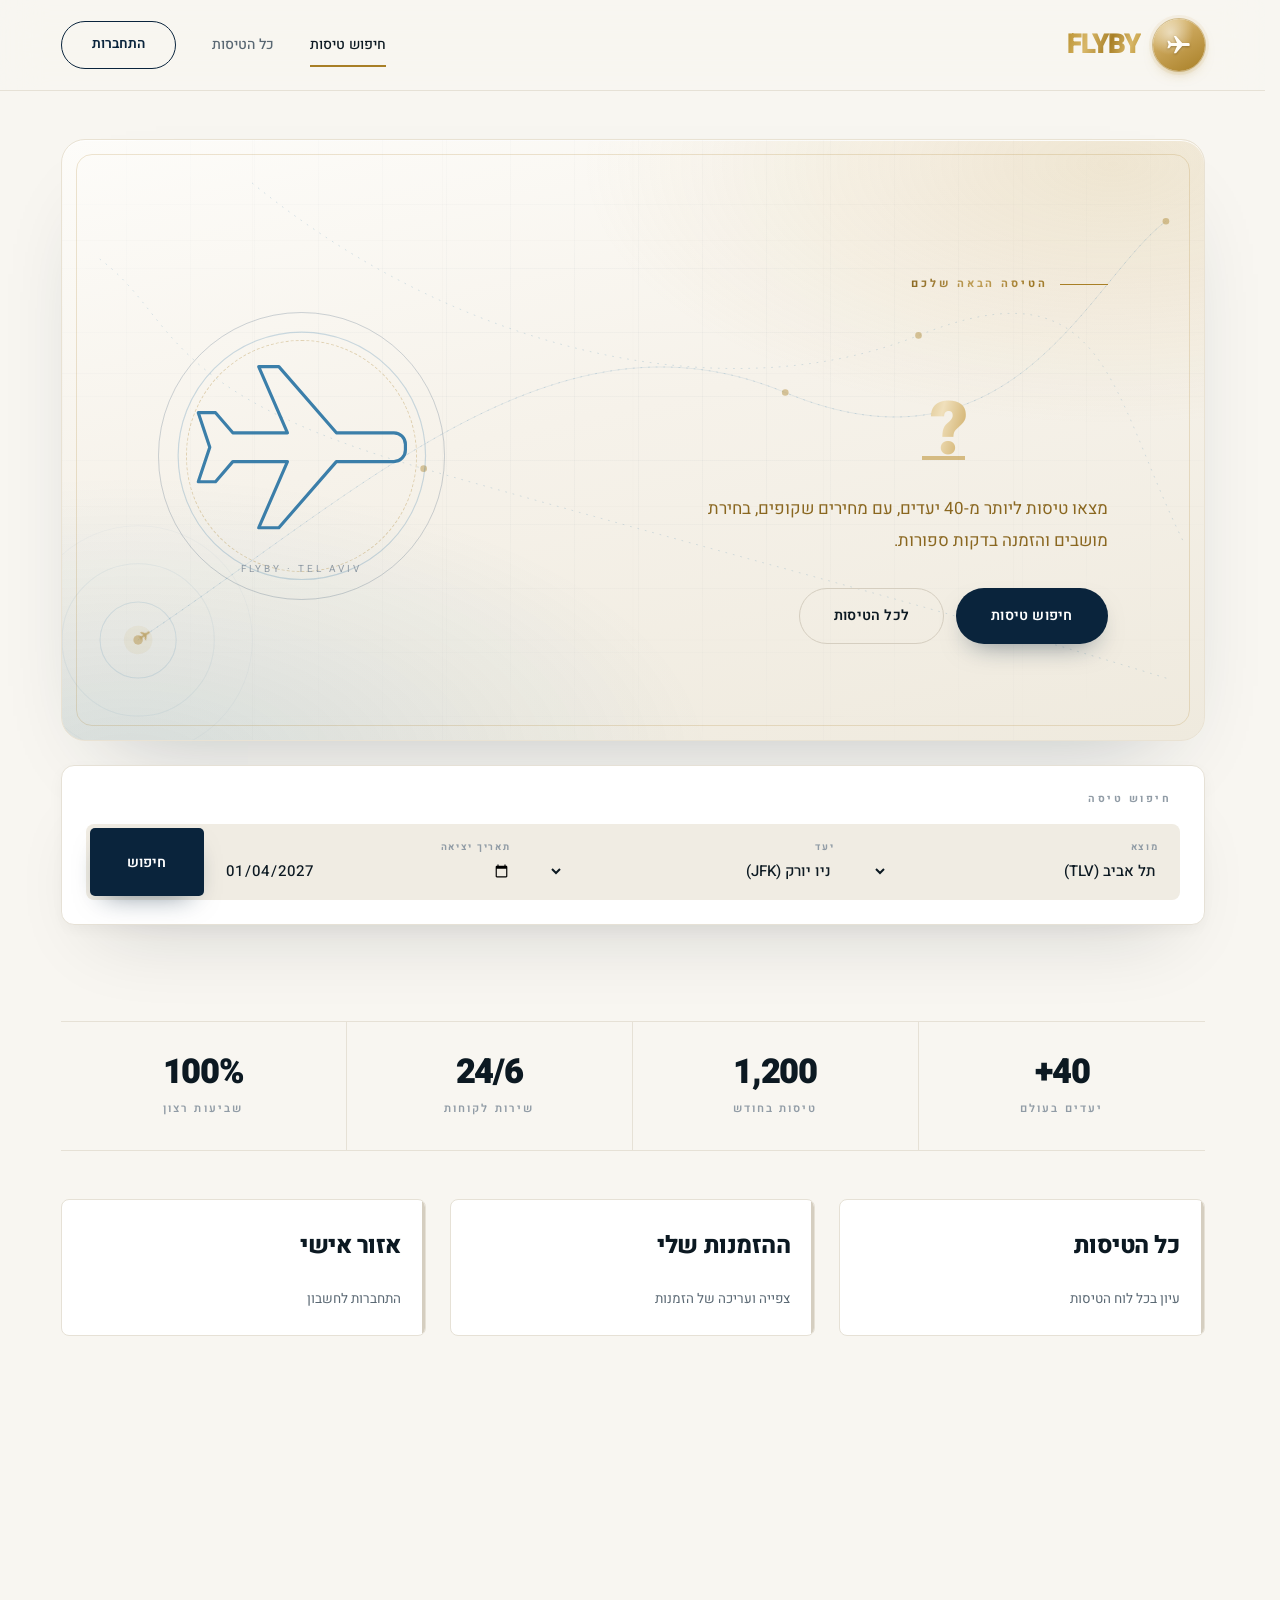
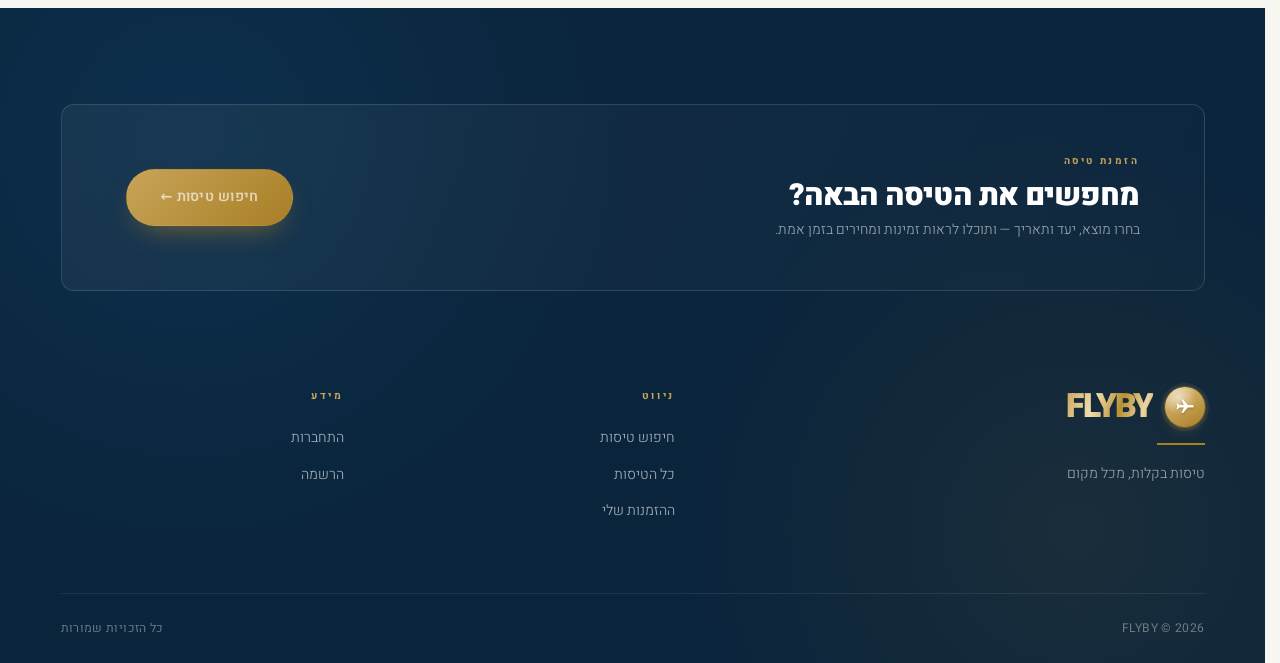
<file: index.html>
<!DOCTYPE html>
<html lang="he" dir="rtl">
<head>
    <meta charset="UTF-8">
    <meta name="viewport" content="width=device-width, initial-scale=1.0">
    <title>FLYBY — חיפוש טיסות</title>
    <link rel="icon" type="image/svg+xml" href="images/favicon.svg">
    <link rel="preconnect" href="https://fonts.googleapis.com">
    <link rel="preconnect" href="https://fonts.gstatic.com" crossorigin>
    <link href="https://fonts.googleapis.com/css2?family=Heebo:wght@300;400;500;600;700;800;900&display=swap" rel="stylesheet">
    <link rel="stylesheet" href="css/style.css">
</head>
<body>
    <header class="site-header">
        <div class="container header-inner">
            <a href="index.html" class="logo" aria-label="FLYBY — טיסות בקלות">
                <span class="logo__mark" aria-hidden="true">
                    <svg viewBox="0 0 200 200" fill="currentColor">
                        <path d="M172 92a8 8 0 0 0-8-8h-40l-40-46h-14l20 46H52l-12-14H28l8 24-8 24h12l12-14h38l-20 46h14l40-46h40a8 8 0 0 0 8-8z"/>
                    </svg>
                </span>
                <span class="logo__word">FLYBY</span>
            </a>

            <nav class="nav">
                <a href="index.html" class="active">חיפוש טיסות</a>
                <a href="flights.html">כל הטיסות</a>
                <a href="my-bookings.html" id="navMyBookings" class="nav-cta" hidden>ההזמנות שלי</a>
                <a href="admin.html" id="navAdmin" hidden>הוספת טיסה</a>
                <a href="admin-bookings.html" id="navAdminBookings" hidden>כל ההזמנות</a>
                <a href="login.html" id="navLogin" class="nav-cta">התחברות</a>
                <a href="#" id="navLogout" hidden>התנתקות</a>
            </nav>
        </div>
    </header>

    <main>
        <div class="container">

            <section class="hero">
                <!-- מפת נתיבים — המוטיב הייחודי -->
                <div class="hero-map" aria-hidden="true">
                    <svg viewBox="0 0 1200 700" preserveAspectRatio="xMidYMid slice">
                        <defs>
                            <path id="routeA" d="M80 560 C 320 400, 520 200, 760 300 S 1080 180, 1160 120"/>
                            <path id="routeB" d="M1160 600 C 900 520, 660 460, 380 380 S 120 220, 40 160"/>
                            <path id="routeC" d="M200 80 C 420 260, 700 320, 900 240 S 1100 300, 1180 460"/>
                        </defs>

                        <g class="grid">
                            <line x1="0" y1="140" x2="1200" y2="140"/>
                            <line x1="0" y1="280" x2="1200" y2="280"/>
                            <line x1="0" y1="420" x2="1200" y2="420"/>
                            <line x1="0" y1="560" x2="1200" y2="560"/>
                            <line x1="200" y1="0" x2="200" y2="700"/>
                            <line x1="400" y1="0" x2="400" y2="700"/>
                            <line x1="600" y1="0" x2="600" y2="700"/>
                            <line x1="800" y1="0" x2="800" y2="700"/>
                            <line x1="1000" y1="0" x2="1000" y2="700"/>
                        </g>

                        <use href="#routeA" class="route"/>
                        <use href="#routeB" class="route"/>
                        <use href="#routeC" class="route"/>
                        <use href="#routeA" class="route route--solid"/>

                        <g class="glow">
                            <circle cx="80" cy="560" r="40"/>
                            <circle cx="80" cy="560" r="80" opacity=".5"/>
                            <circle cx="80" cy="560" r="120" opacity=".25"/>
                        </g>
                        <circle cx="80" cy="560" r="5" class="node"/>

                        <circle cx="760" cy="300" r="3.5" class="node"/>
                        <circle cx="1160" cy="120" r="3.5" class="node"/>
                        <circle cx="380" cy="380" r="3.5" class="node"/>
                        <circle cx="900" cy="240" r="3.5" class="node"/>

                        <g class="flyer-plane">
                            <g class="flyer">
                                <circle r="15" class="plane-halo"/>
                                <g transform="scale(0.085) translate(0 -100)">
                                    <path class="plane-shape"
                                          d="M172 92a8 8 0 0 0-8-8h-40l-40-46h-14l20 46H52l-12-14H28l8 24-8 24h12l12-14h38l-20 46h14l40-46h40a8 8 0 0 0 8-8z"/>
                                </g>
                            </g>
                        </g>
                    </svg>
                </div>

                <div class="hero-inner">
                    <div>
                        <p class="hero-eyebrow">הטיסה הבאה שלכם</p>
                        <h1>
                            <span class="line-1">לאן טסים</span>
                            <span class="line-2">היום<em>?</em></span>
                        </h1>
                        <p class="hero-sub">
                            מצאו טיסות ליותר מ-40 יעדים, עם מחירים שקופים, בחירת מושבים והזמנה בדקות ספורות.
                        </p>
                        <div class="hero-actions">
                            <a href="#search" class="btn btn-primary">חיפוש טיסות</a>
                            <a href="flights.html" class="btn btn-outline">לכל הטיסות</a>
                        </div>
                    </div>

                    <div class="hero-mark" aria-hidden="true">
                        <span class="ring"></span>
                        <span class="ring ring--inner"></span>
                        <svg viewBox="0 0 200 200" fill="none" stroke="currentColor" stroke-linecap="round" stroke-linejoin="round">
                            <path d="M172 92a8 8 0 0 0-8-8h-40l-40-46h-14l20 46H52l-12-14H28l8 24-8 24h12l12-14h38l-20 46h14l40-46h40a8 8 0 0 0 8-8z"
                                  stroke-width="2.2"/>
                            <circle cx="100" cy="100" r="86" stroke-width=".8" opacity=".25"/>
                        </svg>
                        <span class="mark-caption">FLYBY · TEL AVIV</span>
                    </div>
                </div>
            </section>

            <section class="search-card" id="search" aria-label="חיפוש טיסות">
                <h2>חיפוש טיסה</h2>

                <form id="searchForm" class="search-form">
                    <div class="field">
                        <label for="origin">מוצא</label>
                        <select id="origin" name="origin" required>
                            <option value="TLV" selected>תל אביב (TLV)</option>
                            <option value="JFK">ניו יורק (JFK)</option>
                            <option value="LHR">לונדון (LHR)</option>
                            <option value="CDG">פריז (CDG)</option>
                        </select>
                    </div>

                    <div class="field">
                        <label for="destination">יעד</label>
                        <select id="destination" name="destination" required>
                            <option value="TLV">תל אביב (TLV)</option>
                            <option value="JFK" selected>ניו יורק (JFK)</option>
                            <option value="LHR">לונדון (LHR)</option>
                            <option value="CDG">פריז (CDG)</option>
                        </select>
                    </div>

                    <div class="field">
                        <label for="departureDate">תאריך יציאה</label>
                        <input type="date" id="departureDate" name="departureDate" required>
                    </div>

                    <button type="submit" class="btn btn-primary">חיפוש</button>
                </form>

                <!-- aria-live: קורא מסך יקריא את הודעת החיפוש/השגיאה -->
                <div id="searchMessage" class="message" role="status" aria-live="polite" style="display:none"></div>
            </section>

            <section id="resultsSection" hidden>
                <h2 class="results-title">טיסות זמינות</h2>

                <div id="results" class="results-grid"></div>
                <div id="pagination" class="pagination"></div>
            </section>

            <div class="stats">
                <div class="stat"><strong>40+</strong><span>יעדים בעולם</span></div>
                <div class="stat"><strong>1,200</strong><span>טיסות בחודש</span></div>
                <div class="stat"><strong>24/6</strong><span>שירות לקוחות</span></div>
                <div class="stat"><strong>100%</strong><span>שביעות רצון</span></div>
            </div>

            <section class="quick-links" aria-label="קישורים מהירים">
                <a href="flights.html" class="quick-link">
                    <strong>כל הטיסות</strong>
                    <span>עיון בכל לוח הטיסות</span>
                </a>
                <a href="my-bookings.html" class="quick-link">
                    <strong>ההזמנות שלי</strong>
                    <span>צפייה ועריכה של הזמנות</span>
                </a>
                <a href="login.html" class="quick-link">
                    <strong>אזור אישי</strong>
                    <span>התחברות לחשבון</span>
                </a>
            </section>

        </div>
    </main>

    <footer class="site-footer">
        <div class="container">

            <div class="footer-cta">
                <div>
                    <span class="footer-cta-kicker">הזמנת טיסה</span>
                    <h3>מחפשים את הטיסה הבאה?</h3>
                    <p>בחרו מוצא, יעד ותאריך — ותוכלו לראות זמינות ומחירים בזמן אמת.</p>
                </div>
                <a href="#search" class="btn btn-gold">חיפוש טיסות ←</a>
            </div>

            <div class="footer-top">
                <div>
                    <div class="footer-brand">
                        <span class="logo__mark" aria-hidden="true">
                            <svg viewBox="0 0 200 200" fill="currentColor">
                                <path d="M172 92a8 8 0 0 0-8-8h-40l-40-46h-14l20 46H52l-12-14H28l8 24-8 24h12l12-14h38l-20 46h14l40-46h40a8 8 0 0 0 8-8z"/>
                            </svg>
                        </span>
                        <span class="logo__word">FLYBY</span>
                    </div>
                    <div class="footer-brand-rule"></div>
                    <p class="footer-about">טיסות בקלות, מכל מקום</p>
                </div>

                <div class="footer-col">
                    <h4>ניווט</h4>
                    <a href="index.html">חיפוש טיסות</a>
                    <a href="flights.html">כל הטיסות</a>
                    <a href="my-bookings.html">ההזמנות שלי</a>
                </div>

                <div class="footer-col">
                    <h4>מידע</h4>
                    <a href="login.html">התחברות</a>
                    <a href="register.html">הרשמה</a>
                </div>
            </div>

            <div class="footer-bottom">
                <span>FLYBY &copy; 2026</span>
                <span>כל הזכויות שמורות</span>
            </div>
        </div>
    </footer>

    <script src="js/api.js"></script>
    <script src="js/auth.js"></script>
    <script src="js/flights.js"></script>
</body>
</html>
</file>
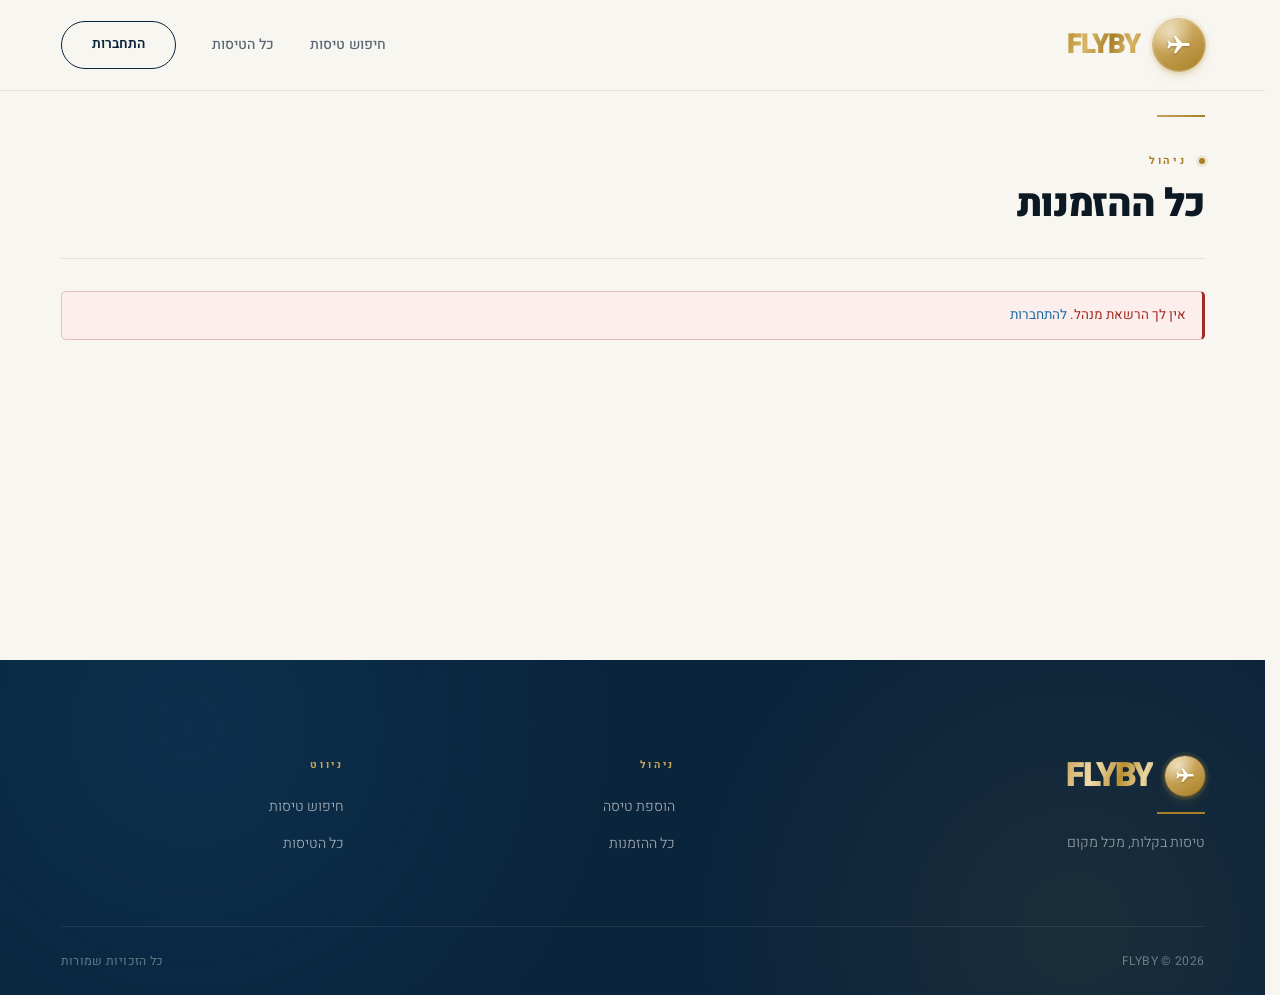
<file: admin-bookings.html>
<!DOCTYPE html>
<html lang="he" dir="rtl">
<head>
    <meta charset="UTF-8">
    <meta name="viewport" content="width=device-width, initial-scale=1.0">
    <title>FLYBY — כל ההזמנות</title>
    <link rel="icon" type="image/svg+xml" href="images/favicon.svg">
    <link rel="preconnect" href="https://fonts.googleapis.com">
    <link rel="preconnect" href="https://fonts.gstatic.com" crossorigin>
    <link href="https://fonts.googleapis.com/css2?family=Heebo:wght@300;400;500;600;700;800;900&display=swap" rel="stylesheet">
    <link rel="stylesheet" href="css/style.css">
</head>
<body>
    <header class="site-header">
        <div class="container header-inner">
            <a href="index.html" class="logo" aria-label="FLYBY — טיסות בקלות">
                <span class="logo__mark" aria-hidden="true">
                    <svg viewBox="0 0 200 200" fill="currentColor">
                        <path d="M172 92a8 8 0 0 0-8-8h-40l-40-46h-14l20 46H52l-12-14H28l8 24-8 24h12l12-14h38l-20 46h14l40-46h40a8 8 0 0 0 8-8z"/>
                    </svg>
                </span>
                <span class="logo__word">FLYBY</span>
            </a>
            <nav class="nav">
                <a href="index.html">חיפוש טיסות</a>
                <a href="flights.html">כל הטיסות</a>
                <a href="my-bookings.html" id="navMyBookings" class="nav-cta" hidden>ההזמנות שלי</a>
                <a href="admin.html" id="navAdmin" hidden>הוספת טיסה</a>
                <a href="admin-bookings.html" id="navAdminBookings" class="is-current" hidden>כל ההזמנות</a>
                <a href="login.html" id="navLogin" class="nav-cta">התחברות</a>
                <a href="#" id="navLogout" hidden>התנתקות</a>
            </nav>
        </div>
    </header>

    <main>
        <div class="container">
            <section class="page-head">
                <span class="page-eyebrow">ניהול</span>
                <h1>כל ההזמנות</h1>
                <p class="subtitle" id="bookingsMeta">טוען הזמנות…</p>
            </section>

            <div id="adminNotice" class="message message-error" style="display:none">
                אין לך הרשאת מנהל. <a href="login.html">להתחברות</a>
            </div>

            <div id="bookingsMessage" class="message" style="display:none"></div>

            <div id="bookingsList" class="results-grid"></div>
            <div id="pagination" class="pagination"></div>
        </div>
    </main>

    <footer class="site-footer">
        <div class="container">
            <div class="footer-top">
                <div>
                    <div class="footer-brand">
                        <span class="logo__mark" aria-hidden="true">
                            <svg viewBox="0 0 200 200" fill="currentColor">
                                <path d="M172 92a8 8 0 0 0-8-8h-40l-40-46h-14l20 46H52l-12-14H28l8 24-8 24h12l12-14h38l-20 46h14l40-46h40a8 8 0 0 0 8-8z"/>
                            </svg>
                        </span>
                        <span class="logo__word">FLYBY</span>
                    </div>
                    <div class="footer-brand-rule"></div>
                    <p class="footer-about">טיסות בקלות, מכל מקום</p>
                </div>

                <div class="footer-col">
                    <h4>ניהול</h4>
                    <a href="admin.html">הוספת טיסה</a>
                    <a href="admin-bookings.html">כל ההזמנות</a>
                </div>

                <div class="footer-col">
                    <h4>ניווט</h4>
                    <a href="index.html">חיפוש טיסות</a>
                    <a href="flights.html">כל הטיסות</a>
                </div>
            </div>

            <div class="footer-bottom">
                <span>FLYBY &copy; 2026</span>
                <span>כל הזכויות שמורות</span>
            </div>
        </div>
    </footer>

    <script src="js/api.js"></script>
    <script src="js/auth.js"></script>
    <script src="js/admin-bookings.js"></script>
</body>
</html>
</file>
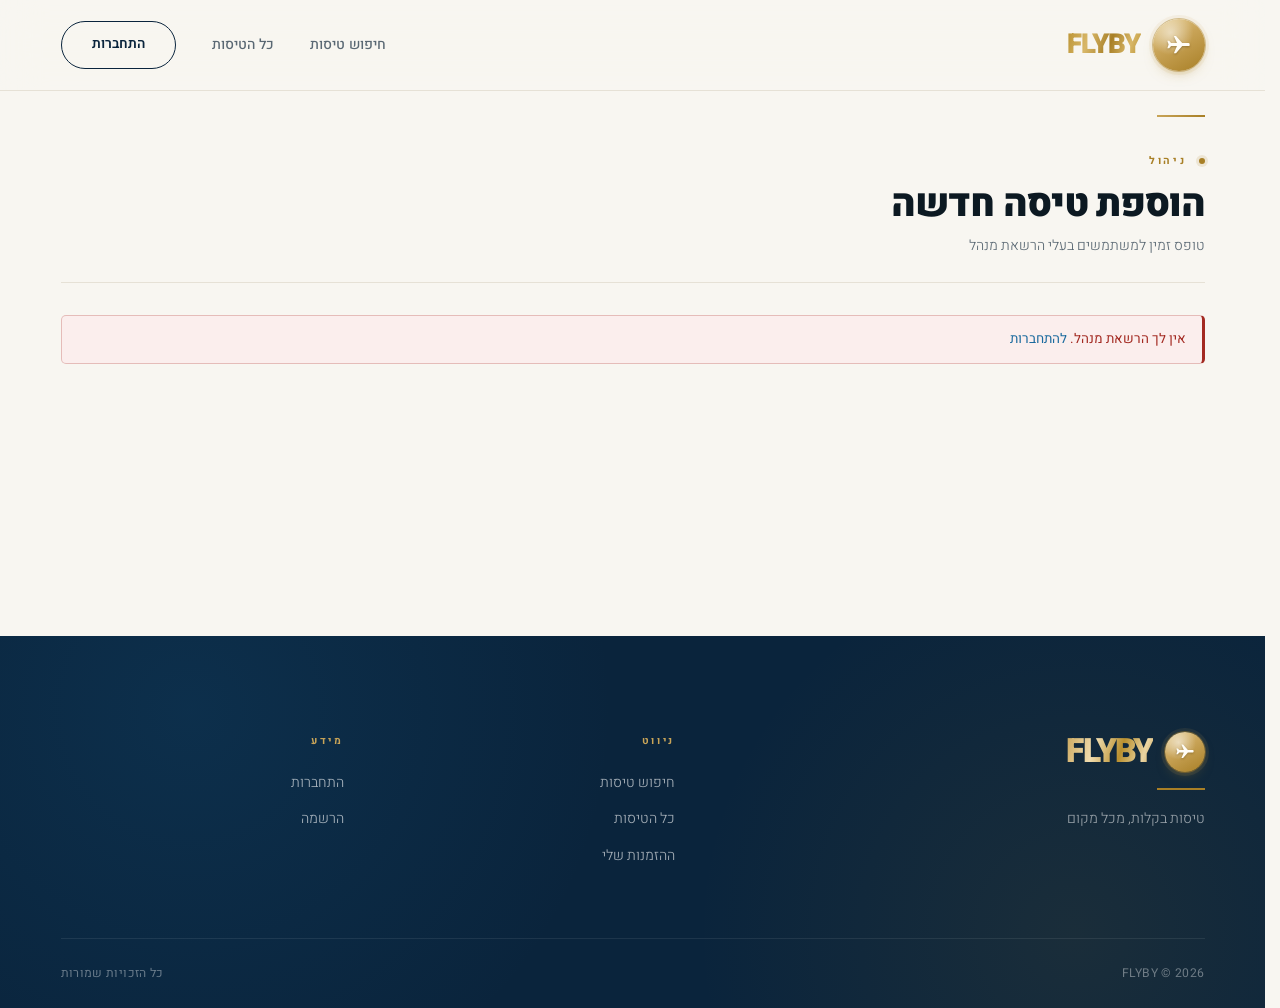
<file: admin.html>
<!DOCTYPE html>
<html lang="he" dir="rtl">
<head>
    <meta charset="UTF-8">
    <meta name="viewport" content="width=device-width, initial-scale=1.0">
    <title>FLYBY — הוספת טיסה</title>
    <link rel="icon" type="image/svg+xml" href="images/favicon.svg">
    <link rel="preconnect" href="https://fonts.googleapis.com">
    <link rel="preconnect" href="https://fonts.gstatic.com" crossorigin>
    <link href="https://fonts.googleapis.com/css2?family=Heebo:wght@300;400;500;600;700;800;900&display=swap" rel="stylesheet">
    <link rel="stylesheet" href="css/style.css">
</head>
<body>
    <header class="site-header">
        <div class="container header-inner">
            <a href="index.html" class="logo" aria-label="FLYBY — טיסות בקלות">
                <span class="logo__mark" aria-hidden="true">
                    <svg viewBox="0 0 200 200" fill="currentColor">
                        <path d="M172 92a8 8 0 0 0-8-8h-40l-40-46h-14l20 46H52l-12-14H28l8 24-8 24h12l12-14h38l-20 46h14l40-46h40a8 8 0 0 0 8-8z"/>
                    </svg>
                </span>
                <span class="logo__word">FLYBY</span>
            </a>
            <nav class="nav">
                <a href="index.html">חיפוש טיסות</a>
                <a href="flights.html">כל הטיסות</a>
                <a href="my-bookings.html" id="navMyBookings" class="nav-cta" hidden>ההזמנות שלי</a>
                <a href="admin.html" id="navAdmin" hidden>הוספת טיסה</a>
                <a href="admin-bookings.html" id="navAdminBookings" hidden>כל ההזמנות</a>
                <a href="login.html" id="navLogin" class="nav-cta">התחברות</a>
                <a href="#" id="navLogout" hidden>התנתקות</a>
            </nav>
        </div>
    </header>

    <main>
        <div class="container">
            <section class="page-head">
                <span class="page-eyebrow">ניהול</span>
                <h1>הוספת טיסה חדשה</h1>
                <p class="subtitle">טופס זמין למשתמשים בעלי הרשאת מנהל</p>
            </section>

            <div id="adminNotice" class="message message-error" style="display:none">
                אין לך הרשאת מנהל. <a href="login.html">להתחברות</a>
            </div>

            <div id="adminMessage" class="message" style="display:none"></div>

            <form id="flightForm" class="form-card" hidden>
                <div class="form-grid">
                    <div class="form-row">
                        <label for="flightNumber">מספר טיסה</label>
                        <input type="text" id="flightNumber" required placeholder="LY999">
                    </div>
                    <div class="form-row">
                        <label for="originCode">מוצא (קוד)</label>
                        <input type="text" id="originCode" required maxlength="3" placeholder="TLV">
                    </div>
                    <div class="form-row">
                        <label for="destinationCode">יעד (קוד)</label>
                        <input type="text" id="destinationCode" required maxlength="3" placeholder="JFK">
                    </div>
                </div>

                <div class="form-grid">
                    <div class="form-row">
                        <label for="departureTime">זמן המראה</label>
                        <input type="datetime-local" id="departureTime" required>
                    </div>
                    <div class="form-row">
                        <label for="arrivalTime">זמן נחיתה</label>
                        <input type="datetime-local" id="arrivalTime" required>
                    </div>
                </div>

                <div class="form-grid">
                    <div class="form-row">
                        <label for="price">מחיר (₪)</label>
                        <input type="number" id="price" required min="1" step="1" placeholder="1500">
                    </div>
                    <div class="form-row">
                        <label for="gate">שער</label>
                        <input type="text" id="gate" required maxlength="10" placeholder="B7">
                    </div>
                    <div class="form-row">
                        <label for="aircraftType">סוג מטוס</label>
                        <input type="text" id="aircraftType" required maxlength="50" placeholder="Boeing 787">
                    </div>
                </div>

                <div class="form-actions">
                    <button type="submit" class="btn btn-primary">צור טיסה</button>
                </div>
            </form>
        </div>
    </main>

    <footer class="site-footer">
        <div class="container">
            <div class="footer-top">
                <div>
                    <div class="footer-brand">
                        <span class="logo__mark" aria-hidden="true">
                            <svg viewBox="0 0 200 200" fill="currentColor">
                                <path d="M172 92a8 8 0 0 0-8-8h-40l-40-46h-14l20 46H52l-12-14H28l8 24-8 24h12l12-14h38l-20 46h14l40-46h40a8 8 0 0 0 8-8z"/>
                            </svg>
                        </span>
                        <span class="logo__word">FLYBY</span>
                    </div>
                    <div class="footer-brand-rule"></div>
                    <p class="footer-about">טיסות בקלות, מכל מקום</p>
                </div>

                <div class="footer-col">
                    <h4>ניווט</h4>
                    <a href="index.html">חיפוש טיסות</a>
                    <a href="flights.html">כל הטיסות</a>
                    <a href="my-bookings.html">ההזמנות שלי</a>
                </div>

                <div class="footer-col">
                    <h4>מידע</h4>
                    <a href="login.html">התחברות</a>
                    <a href="register.html">הרשמה</a>
                </div>
            </div>

            <div class="footer-bottom">
                <span>FLYBY &copy; 2026</span>
                <span>כל הזכויות שמורות</span>
            </div>
        </div>
    </footer>

    <script src="js/api.js"></script>
    <script src="js/auth.js"></script>
    <script src="js/admin.js"></script>
</body>
</html>
</file>
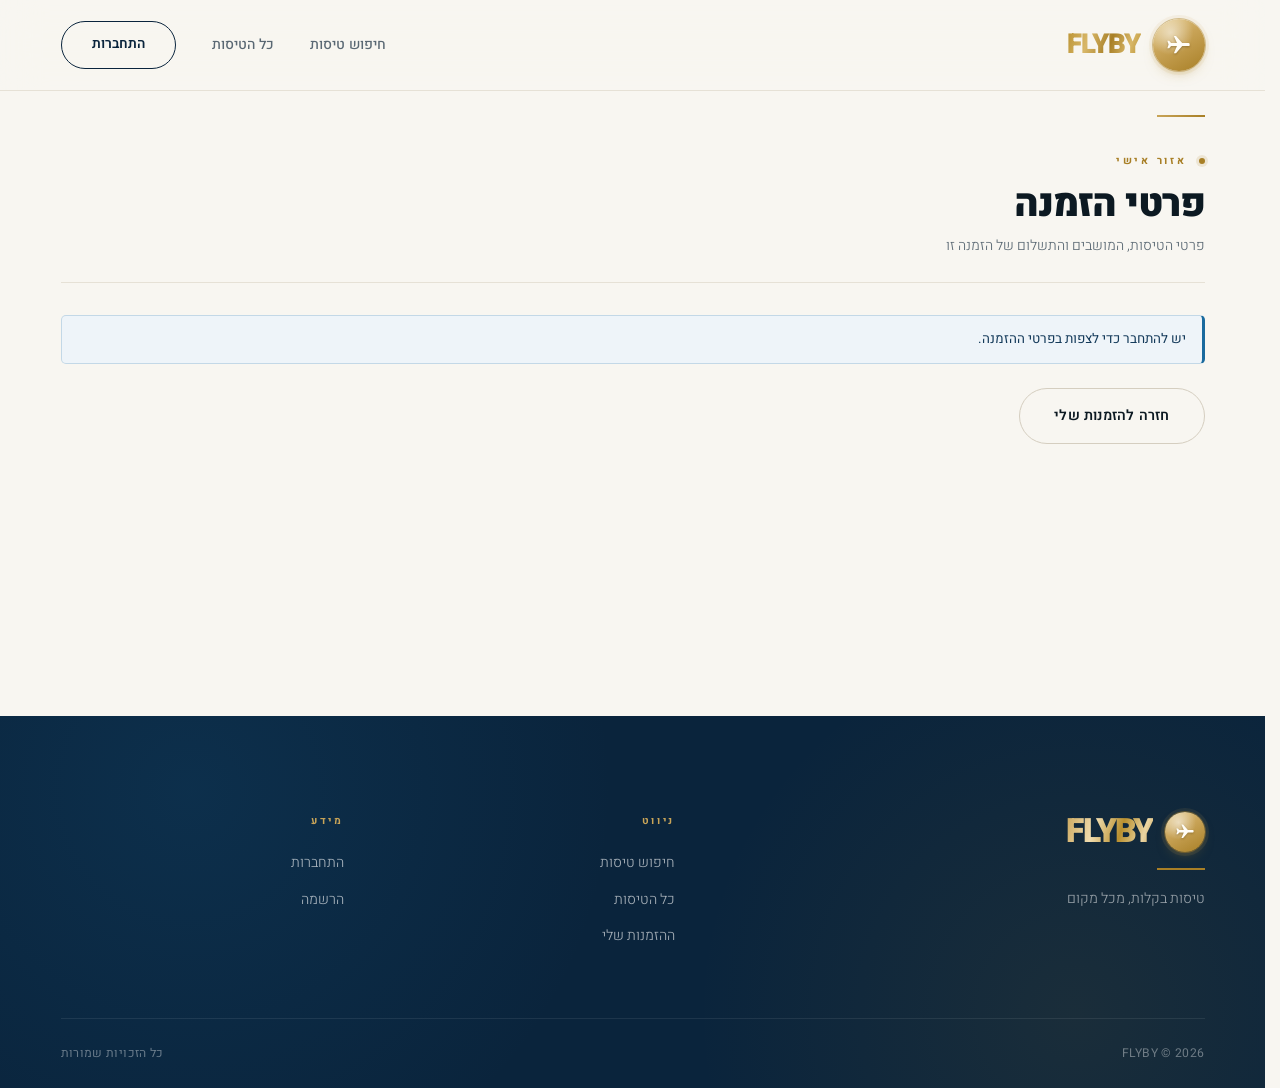
<file: booking-details.html>
<!DOCTYPE html>
<html lang="he" dir="rtl">
<head>
    <meta charset="UTF-8">
    <meta name="viewport" content="width=device-width, initial-scale=1.0">
    <title>FLYBY — פרטי הזמנה</title>
    <link rel="icon" type="image/svg+xml" href="images/favicon.svg">
    <link rel="preconnect" href="https://fonts.googleapis.com">
    <link rel="preconnect" href="https://fonts.gstatic.com" crossorigin>
    <link href="https://fonts.googleapis.com/css2?family=Heebo:wght@300;400;500;600;700;800;900&display=swap" rel="stylesheet">
    <link rel="stylesheet" href="css/style.css">
</head>
<body>
    <header class="site-header">
        <div class="container header-inner">
            <a href="index.html" class="logo" aria-label="FLYBY — טיסות בקלות">
                <span class="logo__mark" aria-hidden="true">
                    <svg viewBox="0 0 200 200" fill="currentColor">
                        <path d="M172 92a8 8 0 0 0-8-8h-40l-40-46h-14l20 46H52l-12-14H28l8 24-8 24h12l12-14h38l-20 46h14l40-46h40a8 8 0 0 0 8-8z"/>
                    </svg>
                </span>
                <span class="logo__word">FLYBY</span>
            </a>
            <nav class="nav">
                <a href="index.html">חיפוש טיסות</a>
                <a href="flights.html">כל הטיסות</a>
                <a href="my-bookings.html" id="navMyBookings" class="nav-cta" hidden>ההזמנות שלי</a>
                <a href="admin.html" id="navAdmin" hidden>הוספת טיסה</a>
                <a href="admin-bookings.html" id="navAdminBookings" hidden>כל ההזמנות</a>
                <a href="login.html" id="navLogin" class="nav-cta">התחברות</a>
                <a href="#" id="navLogout" hidden>התנתקות</a>
            </nav>
        </div>
    </header>

    <main>
        <div class="container">
            <section class="page-head">
                <span class="page-eyebrow">אזור אישי</span>
                <h1>פרטי הזמנה</h1>
                <p class="subtitle">פרטי הטיסות, המושבים והתשלום של הזמנה זו</p>
            </section>

            <div id="detailsMessage" class="message" style="display:none"></div>

            <div id="bookingDetails" hidden></div>

            <p style="margin-top: var(--s5)">
                <a href="my-bookings.html" class="btn btn-outline">חזרה להזמנות שלי</a>
            </p>
        </div>
    </main>

    <footer class="site-footer">
        <div class="container">
            <div class="footer-top">
                <div>
                    <div class="footer-brand">
                        <span class="logo__mark" aria-hidden="true">
                            <svg viewBox="0 0 200 200" fill="currentColor">
                                <path d="M172 92a8 8 0 0 0-8-8h-40l-40-46h-14l20 46H52l-12-14H28l8 24-8 24h12l12-14h38l-20 46h14l40-46h40a8 8 0 0 0 8-8z"/>
                            </svg>
                        </span>
                        <span class="logo__word">FLYBY</span>
                    </div>
                    <div class="footer-brand-rule"></div>
                    <p class="footer-about">טיסות בקלות, מכל מקום</p>
                </div>

                <div class="footer-col">
                    <h4>ניווט</h4>
                    <a href="index.html">חיפוש טיסות</a>
                    <a href="flights.html">כל הטיסות</a>
                    <a href="my-bookings.html">ההזמנות שלי</a>
                </div>

                <div class="footer-col">
                    <h4>מידע</h4>
                    <a href="login.html">התחברות</a>
                    <a href="register.html">הרשמה</a>
                </div>
            </div>

            <div class="footer-bottom">
                <span>FLYBY &copy; 2026</span>
                <span>כל הזכויות שמורות</span>
            </div>
        </div>
    </footer>

    <script src="js/api.js"></script>
    <script src="js/auth.js"></script>
    <script src="js/booking-details.js"></script>
</body>
</html>
</file>
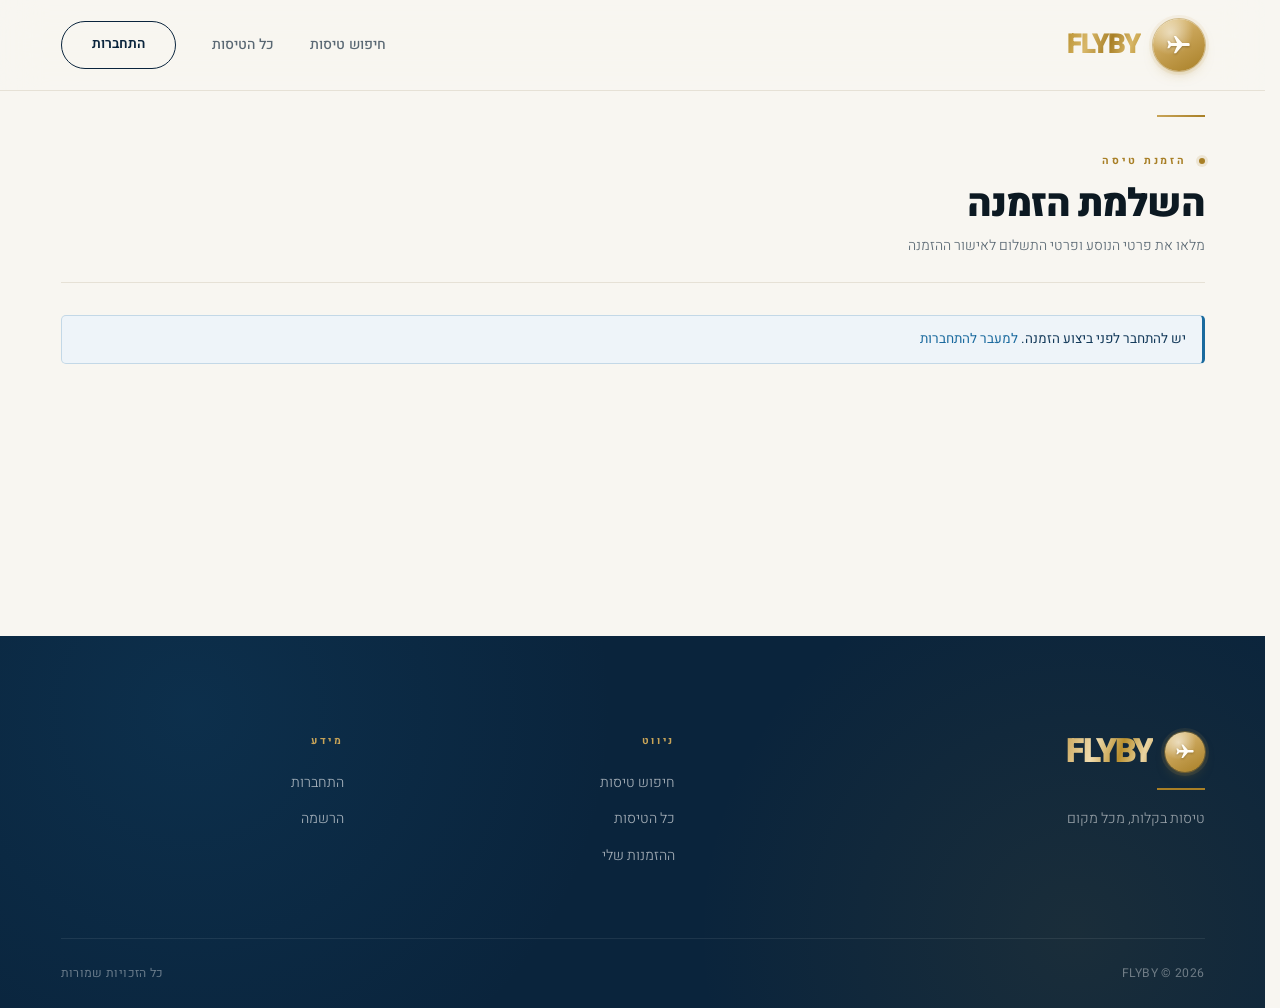
<file: booking.html>
<!DOCTYPE html>
<html lang="he" dir="rtl">
<head>
    <meta charset="UTF-8">
    <meta name="viewport" content="width=device-width, initial-scale=1.0">
    <title>FLYBY — השלמת הזמנה</title>
    <link rel="icon" type="image/svg+xml" href="images/favicon.svg">
    <link rel="preconnect" href="https://fonts.googleapis.com">
    <link rel="preconnect" href="https://fonts.gstatic.com" crossorigin>
    <link href="https://fonts.googleapis.com/css2?family=Heebo:wght@300;400;500;600;700;800;900&display=swap" rel="stylesheet">
    <link rel="stylesheet" href="css/style.css">
</head>
<body>
    <header class="site-header">
        <div class="container header-inner">
            <a href="index.html" class="logo" aria-label="FLYBY — טיסות בקלות">
                <span class="logo__mark" aria-hidden="true">
                    <svg viewBox="0 0 200 200" fill="currentColor">
                        <path d="M172 92a8 8 0 0 0-8-8h-40l-40-46h-14l20 46H52l-12-14H28l8 24-8 24h12l12-14h38l-20 46h14l40-46h40a8 8 0 0 0 8-8z"/>
                    </svg>
                </span>
                <span class="logo__word">FLYBY</span>
            </a>
            <nav class="nav">
                <a href="index.html">חיפוש טיסות</a>
                <a href="flights.html">כל הטיסות</a>
                <a href="my-bookings.html" id="navMyBookings" class="nav-cta" hidden>ההזמנות שלי</a>
                <a href="admin.html" id="navAdmin" hidden>הוספת טיסה</a>
                <a href="admin-bookings.html" id="navAdminBookings" hidden>כל ההזמנות</a>
                <a href="login.html" id="navLogin" class="nav-cta">התחברות</a>
                <a href="#" id="navLogout" hidden>התנתקות</a>
            </nav>
        </div>
    </header>

    <main>
        <div class="container">
            <section class="page-head">
                <span class="page-eyebrow">הזמנת טיסה</span>
                <h1>השלמת הזמנה</h1>
                <p class="subtitle">מלאו את פרטי הנוסע ופרטי התשלום לאישור ההזמנה</p>
            </section>

            <div id="loginNotice" class="message message-info" style="display:none">
                יש להתחבר לפני ביצוע הזמנה. <a href="login.html">למעבר להתחברות</a>
            </div>

            <div id="bookingContent" hidden>
                <div class="summary-box">
                    <div class="summary-row"><span class="label">טיסה</span><span id="summaryFlight">—</span></div>
                    <div class="summary-row"><span class="label">מושבים</span><span id="summarySeats">—</span></div>
                    <div class="summary-row"><span class="label">סה"כ לתשלום</span><span id="summaryTotal">—</span></div>
                </div>

                <form id="bookingForm" class="form-card" novalidate>
                    <h2>פרטי הנוסע</h2>

                    <div class="form-row">
                        <label for="fullName">שם מלא</label>
                        <input type="text" id="fullName" maxlength="200">
                    </div>

                    <div class="form-row">
                        <label for="passport">מספר דרכון</label>
                        <input type="text" id="passport" maxlength="30">
                    </div>

                    <div class="form-row">
                        <label for="mealType">ארוחה</label>
                        <select id="mealType">
                            <option value="1" selected>רגילה</option>
                            <option value="2">צמחונית</option>
                            <option value="3">טבעונית</option>
                            <option value="4">ללא גלוטן</option>
                            <option value="0">ללא ארוחה</option>
                        </select>
                    </div>

                    <div class="form-row">
                        <label for="kashrutLevel">כשרות</label>
                        <select id="kashrutLevel">
                            <option value="0">לא נדרש</option>
                            <option value="1" selected>כשר</option>
                            <option value="2">גלאט כשר</option>
                            <option value="3">מהדרין</option>
                        </select>
                    </div>

                    <div class="form-row">
                        <label for="specialRequests">בקשות מיוחדות</label>
                        <textarea id="specialRequests" rows="3" maxlength="500"></textarea>
                    </div>

                    <h2>פרטי תשלום</h2>

                    <div class="form-row">
                        <label for="cardNumber">מספר כרטיס (16 ספרות)</label>
                        <input type="text" id="cardNumber" maxlength="16"
                               placeholder="4111111111111111" inputmode="numeric" dir="ltr">
                    </div>

                    <div class="form-row">
                        <label for="expiry">תוקף (MM/YY)</label>
                        <input type="text" id="expiry" maxlength="5"
                               placeholder="12/28" inputmode="numeric" dir="ltr">
                    </div>

                    <div class="form-row">
                        <label for="cvv">CVV</label>
                        <input type="text" id="cvv" maxlength="3"
                               placeholder="123" inputmode="numeric" dir="ltr">
                    </div>

                    <div id="bookingMessage" class="message" style="display:none"></div>

                    <div class="form-actions">
                        <a href="javascript:history.back()" class="btn btn-outline">חזרה</a>
                        <button type="submit" id="submitBtn" class="btn btn-primary">אישור הזמנה</button>
                    </div>
                </form>
            </div>
        </div>
    </main>

    <footer class="site-footer">
        <div class="container">
            <div class="footer-top">
                <div>
                    <div class="footer-brand">
                        <span class="logo__mark" aria-hidden="true">
                            <svg viewBox="0 0 200 200" fill="currentColor">
                                <path d="M172 92a8 8 0 0 0-8-8h-40l-40-46h-14l20 46H52l-12-14H28l8 24-8 24h12l12-14h38l-20 46h14l40-46h40a8 8 0 0 0 8-8z"/>
                            </svg>
                        </span>
                        <span class="logo__word">FLYBY</span>
                    </div>
                    <div class="footer-brand-rule"></div>
                    <p class="footer-about">טיסות בקלות, מכל מקום</p>
                </div>

                <div class="footer-col">
                    <h4>ניווט</h4>
                    <a href="index.html">חיפוש טיסות</a>
                    <a href="flights.html">כל הטיסות</a>
                    <a href="my-bookings.html">ההזמנות שלי</a>
                </div>

                <div class="footer-col">
                    <h4>מידע</h4>
                    <a href="login.html">התחברות</a>
                    <a href="register.html">הרשמה</a>
                </div>
            </div>

            <div class="footer-bottom">
                <span>FLYBY &copy; 2026</span>
                <span>כל הזכויות שמורות</span>
            </div>
        </div>
    </footer>

    <script src="js/api.js"></script>
    <script src="js/auth.js"></script>
    <script src="js/booking.js"></script>
</body>
</html>
</file>
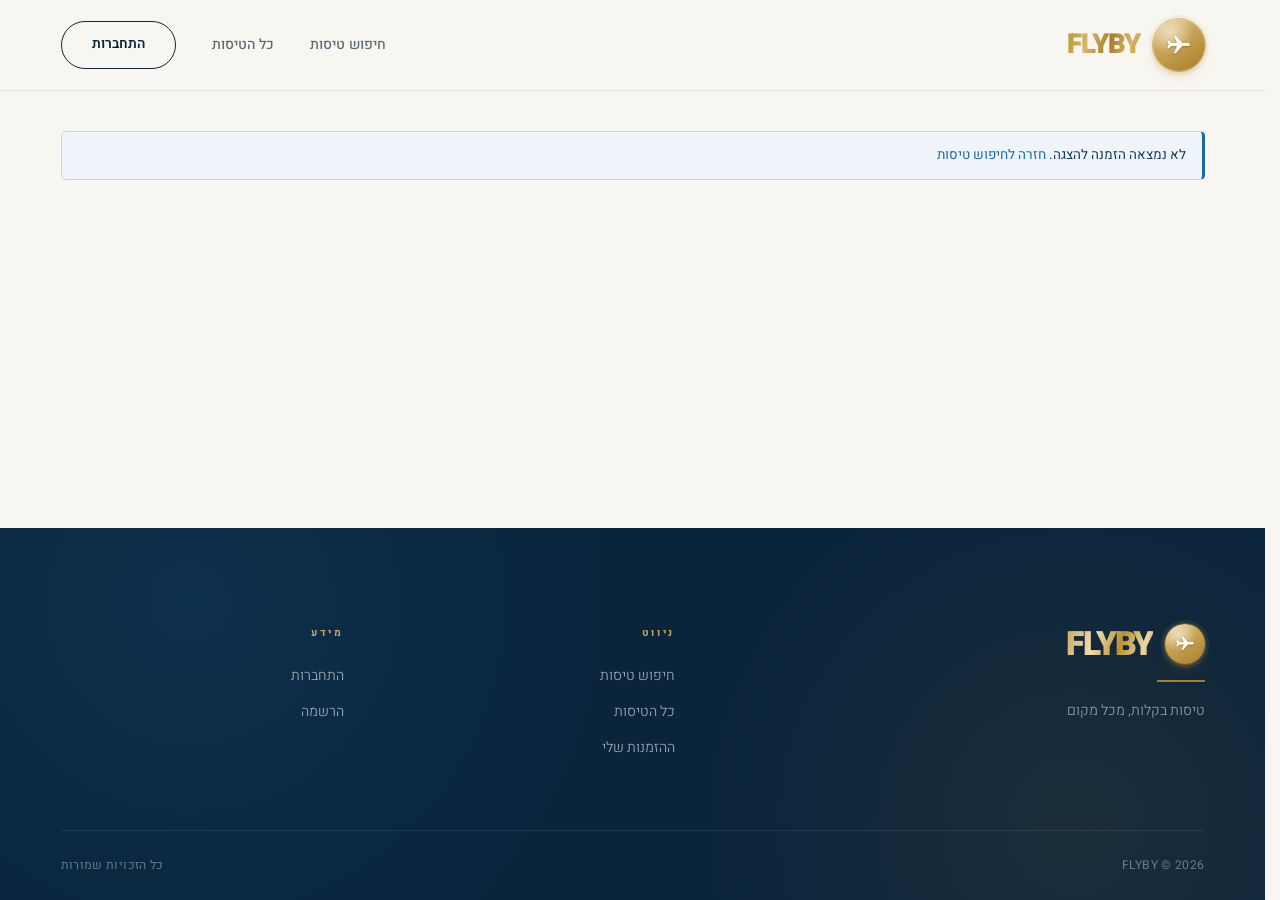
<file: confirmation.html>
<!DOCTYPE html>
<html lang="he" dir="rtl">
<head>
    <meta charset="UTF-8">
    <meta name="viewport" content="width=device-width, initial-scale=1.0">
    <title>FLYBY — אישור הזמנה</title>
    <link rel="icon" type="image/svg+xml" href="images/favicon.svg">
    <link rel="preconnect" href="https://fonts.googleapis.com">
    <link rel="preconnect" href="https://fonts.gstatic.com" crossorigin>
    <link href="https://fonts.googleapis.com/css2?family=Heebo:wght@300;400;500;600;700;800;900&display=swap" rel="stylesheet">
    <link rel="stylesheet" href="css/style.css">
</head>
<body>
    <header class="site-header">
        <div class="container header-inner">
            <a href="index.html" class="logo" aria-label="FLYBY — טיסות בקלות">
                <span class="logo__mark" aria-hidden="true">
                    <svg viewBox="0 0 200 200" fill="currentColor">
                        <path d="M172 92a8 8 0 0 0-8-8h-40l-40-46h-14l20 46H52l-12-14H28l8 24-8 24h12l12-14h38l-20 46h14l40-46h40a8 8 0 0 0 8-8z"/>
                    </svg>
                </span>
                <span class="logo__word">FLYBY</span>
            </a>
            <nav class="nav">
                <a href="index.html">חיפוש טיסות</a>
                <a href="flights.html">כל הטיסות</a>
                <a href="my-bookings.html" id="navMyBookings" class="nav-cta" hidden>ההזמנות שלי</a>
                <a href="admin.html" id="navAdmin" hidden>הוספת טיסה</a>
                <a href="admin-bookings.html" id="navAdminBookings" hidden>כל ההזמנות</a>
                <a href="login.html" id="navLogin" class="nav-cta">התחברות</a>
                <a href="#" id="navLogout" hidden>התנתקות</a>
            </nav>
        </div>
    </header>

    <main>
        <div class="container">
            <div id="noBooking" class="message message-info" style="display:none">
                לא נמצאה הזמנה להצגה. <a href="index.html">חזרה לחיפוש טיסות</a>
            </div>

            <div id="confirmationContent" hidden>
                <div class="summary-box" style="text-align:center; padding-block: var(--s7)">
                    <span class="page-eyebrow" style="justify-content:center">אישור</span>
                    <h1 style="font-size: clamp(1.8rem, 3vw, 2.4rem); margin-bottom: var(--s2)">ההזמנה אושרה</h1>
                    <p style="color: var(--text-3); font-size: .84rem">קוד ההזמנה שלך</p>
                    <div id="bookingReference" class="big-reference">—</div>
                </div>

                <div class="summary-box">
                    <div class="summary-row"><span class="label">סטטוס</span><span id="bookingStatus">—</span></div>
                    <div class="summary-row"><span class="label">נוסע</span><span id="passengerName">—</span></div>
                    <div class="summary-row"><span class="label">סה"כ שולם</span><span id="bookingTotal">—</span></div>
                    <div class="summary-row"><span class="label">ארוחה</span><span id="mealType">—</span></div>
                    <div class="summary-row"><span class="label">כשרות</span><span id="kashrutLevel">—</span></div>
                </div>

                <h2>פרטי הטיסה</h2>
                <div id="flightsDetails"></div>

                <h2>מושבים</h2>
                <div id="seatsDetails" class="summary-box"></div>

                <div class="form-actions" style="justify-content:center; margin-top: var(--s5)">
                    <a href="index.html" class="btn btn-outline">חיפוש טיסה נוספת</a>
                    <a href="my-bookings.html" class="btn btn-primary">ההזמנות שלי</a>
                </div>
            </div>
        </div>
    </main>

    <footer class="site-footer">
        <div class="container">
            <div class="footer-top">
                <div>
                    <div class="footer-brand">
                        <span class="logo__mark" aria-hidden="true">
                            <svg viewBox="0 0 200 200" fill="currentColor">
                                <path d="M172 92a8 8 0 0 0-8-8h-40l-40-46h-14l20 46H52l-12-14H28l8 24-8 24h12l12-14h38l-20 46h14l40-46h40a8 8 0 0 0 8-8z"/>
                            </svg>
                        </span>
                        <span class="logo__word">FLYBY</span>
                    </div>
                    <div class="footer-brand-rule"></div>
                    <p class="footer-about">טיסות בקלות, מכל מקום</p>
                </div>

                <div class="footer-col">
                    <h4>ניווט</h4>
                    <a href="index.html">חיפוש טיסות</a>
                    <a href="flights.html">כל הטיסות</a>
                    <a href="my-bookings.html">ההזמנות שלי</a>
                </div>

                <div class="footer-col">
                    <h4>מידע</h4>
                    <a href="login.html">התחברות</a>
                    <a href="register.html">הרשמה</a>
                </div>
            </div>

            <div class="footer-bottom">
                <span>FLYBY &copy; 2026</span>
                <span>כל הזכויות שמורות</span>
            </div>
        </div>
    </footer>

    <script src="js/api.js"></script>
    <script src="js/auth.js"></script>
    <script src="js/confirmation.js"></script>
</body>
</html>
</file>
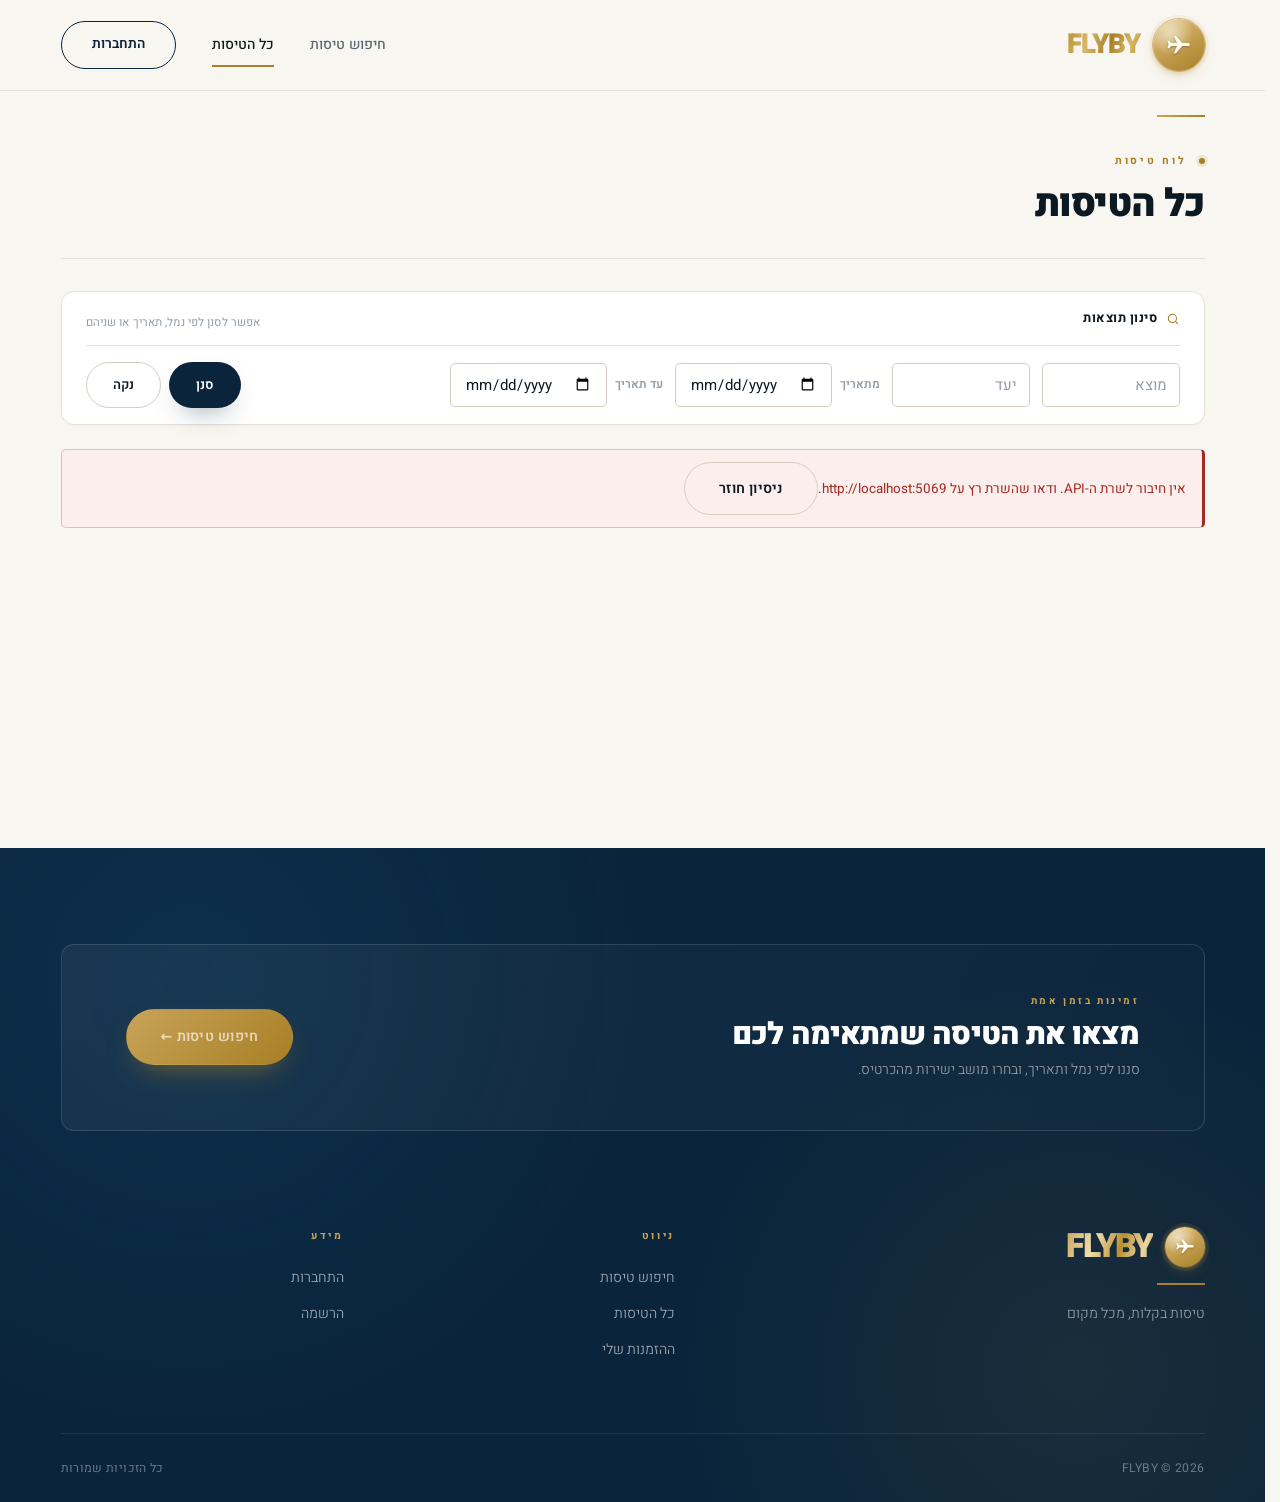
<file: flights.html>
<!DOCTYPE html>
<html lang="he" dir="rtl">
<head>
    <meta charset="UTF-8">
    <meta name="viewport" content="width=device-width, initial-scale=1.0">
    <title>כל הטיסות | FLYBY</title>
    <link rel="icon" type="image/svg+xml" href="images/favicon.svg">
    <link rel="preconnect" href="https://fonts.googleapis.com">
    <link rel="preconnect" href="https://fonts.gstatic.com" crossorigin>
    <link href="https://fonts.googleapis.com/css2?family=Heebo:wght@300;400;500;600;700;800;900&display=swap" rel="stylesheet">
    <link rel="stylesheet" href="css/style.css">
    <link rel="stylesheet" href="css/flights.css">
</head>
<body>
    <header class="site-header">
        <div class="container header-inner">
            <a href="index.html" class="logo" aria-label="FLYBY — טיסות בקלות">
                <span class="logo__mark" aria-hidden="true">
                    <svg viewBox="0 0 200 200" fill="currentColor">
                        <path d="M172 92a8 8 0 0 0-8-8h-40l-40-46h-14l20 46H52l-12-14H28l8 24-8 24h12l12-14h38l-20 46h14l40-46h40a8 8 0 0 0 8-8z"/>
                    </svg>
                </span>
                <span class="logo__word">FLYBY</span>
            </a>
            <nav class="nav">
                <a href="index.html">חיפוש טיסות</a>
                <a href="flights.html" class="active">כל הטיסות</a>
                <a href="my-bookings.html" id="navMyBookings" class="nav-cta" hidden>ההזמנות שלי</a>
                <a href="admin.html" id="navAdmin" hidden>הוספת טיסה</a>
                <a href="admin-bookings.html" id="navAdminBookings" hidden>כל ההזמנות</a>
                <a href="login.html" id="navLogin" class="nav-cta">התחברות</a>
                <a href="#" id="navLogout" hidden>התנתקות</a>
            </nav>
        </div>
    </header>

    <main>
        <div class="container">

            <section class="page-head">
                <span class="page-eyebrow">לוח טיסות</span>
                <h1>כל הטיסות</h1>
                <p class="subtitle" id="flightsMeta">טוען טיסות…</p>
            </section>

            <section class="filters" aria-label="סינון טיסות">
                <div class="filters-head">
                    <span class="filters-title">
                        <svg class="filters-icon" viewBox="0 0 24 24" fill="none" stroke="currentColor"
                             stroke-width="1.8" stroke-linecap="round" stroke-linejoin="round" aria-hidden="true">
                            <circle cx="11" cy="11" r="7"></circle>
                            <path d="M20 20l-3.6-3.6"></path>
                        </svg>
                        סינון תוצאות
                    </span>
                    <span class="filters-hint">אפשר לסנן לפי נמל, תאריך או שניהם</span>
                </div>

                <div class="filters-row">
                    <input id="filterOrigin" type="text" maxlength="3" placeholder="מוצא" aria-label="קוד נמל מוצא">
                    <input id="filterDestination" type="text" maxlength="3" placeholder="יעד" aria-label="קוד נמל יעד">
                    <label class="filter-date">
                        <span>מתאריך</span>
                        <input id="filterFrom" type="date" aria-label="מתאריך יציאה">
                    </label>
                    <label class="filter-date">
                        <span>עד תאריך</span>
                        <input id="filterTo" type="date" aria-label="עד תאריך יציאה">
                    </label>
                    <div class="filters-actions">
                        <button id="filterBtn" class="btn btn-primary" type="button">סנן</button>
                        <button id="clearFilterBtn" class="btn btn-outline" type="button">נקה</button>
                    </div>
                </div>
            </section>

            <div id="message" class="message hidden"></div>

            <div id="flightsList" class="flight-list"></div>

            <div id="pagination" class="pagination"></div>

        </div>
    </main>

    <footer class="site-footer">
        <div class="container">
            <div class="footer-cta">
                <div>
                    <span class="footer-cta-kicker">זמינות בזמן אמת</span>
                    <h3>מצאו את הטיסה שמתאימה לכם</h3>
                    <p>סננו לפי נמל ותאריך, ובחרו מושב ישירות מהכרטיס.</p>
                </div>
                <a href="index.html#search" class="btn btn-gold">חיפוש טיסות ←</a>
            </div>

            <div class="footer-top">
                <div>
                    <div class="footer-brand">
                        <span class="logo__mark" aria-hidden="true">
                            <svg viewBox="0 0 200 200" fill="currentColor">
                                <path d="M172 92a8 8 0 0 0-8-8h-40l-40-46h-14l20 46H52l-12-14H28l8 24-8 24h12l12-14h38l-20 46h14l40-46h40a8 8 0 0 0 8-8z"/>
                            </svg>
                        </span>
                        <span class="logo__word">FLYBY</span>
                    </div>
                    <div class="footer-brand-rule"></div>
                    <p class="footer-about">טיסות בקלות, מכל מקום</p>
                </div>

                <div class="footer-col">
                    <h4>ניווט</h4>
                    <a href="index.html">חיפוש טיסות</a>
                    <a href="flights.html">כל הטיסות</a>
                    <a href="my-bookings.html">ההזמנות שלי</a>
                </div>

                <div class="footer-col">
                    <h4>מידע</h4>
                    <a href="login.html">התחברות</a>
                    <a href="register.html">הרשמה</a>
                </div>
            </div>

            <div class="footer-bottom">
                <span>FLYBY &copy; 2026</span>
                <span>כל הזכויות שמורות</span>
            </div>
        </div>
    </footer>

    <script src="js/api.js"></script>
    <script src="js/auth.js"></script>
    <script src="js/all-flights.js"></script>
</body>
</html>
</file>
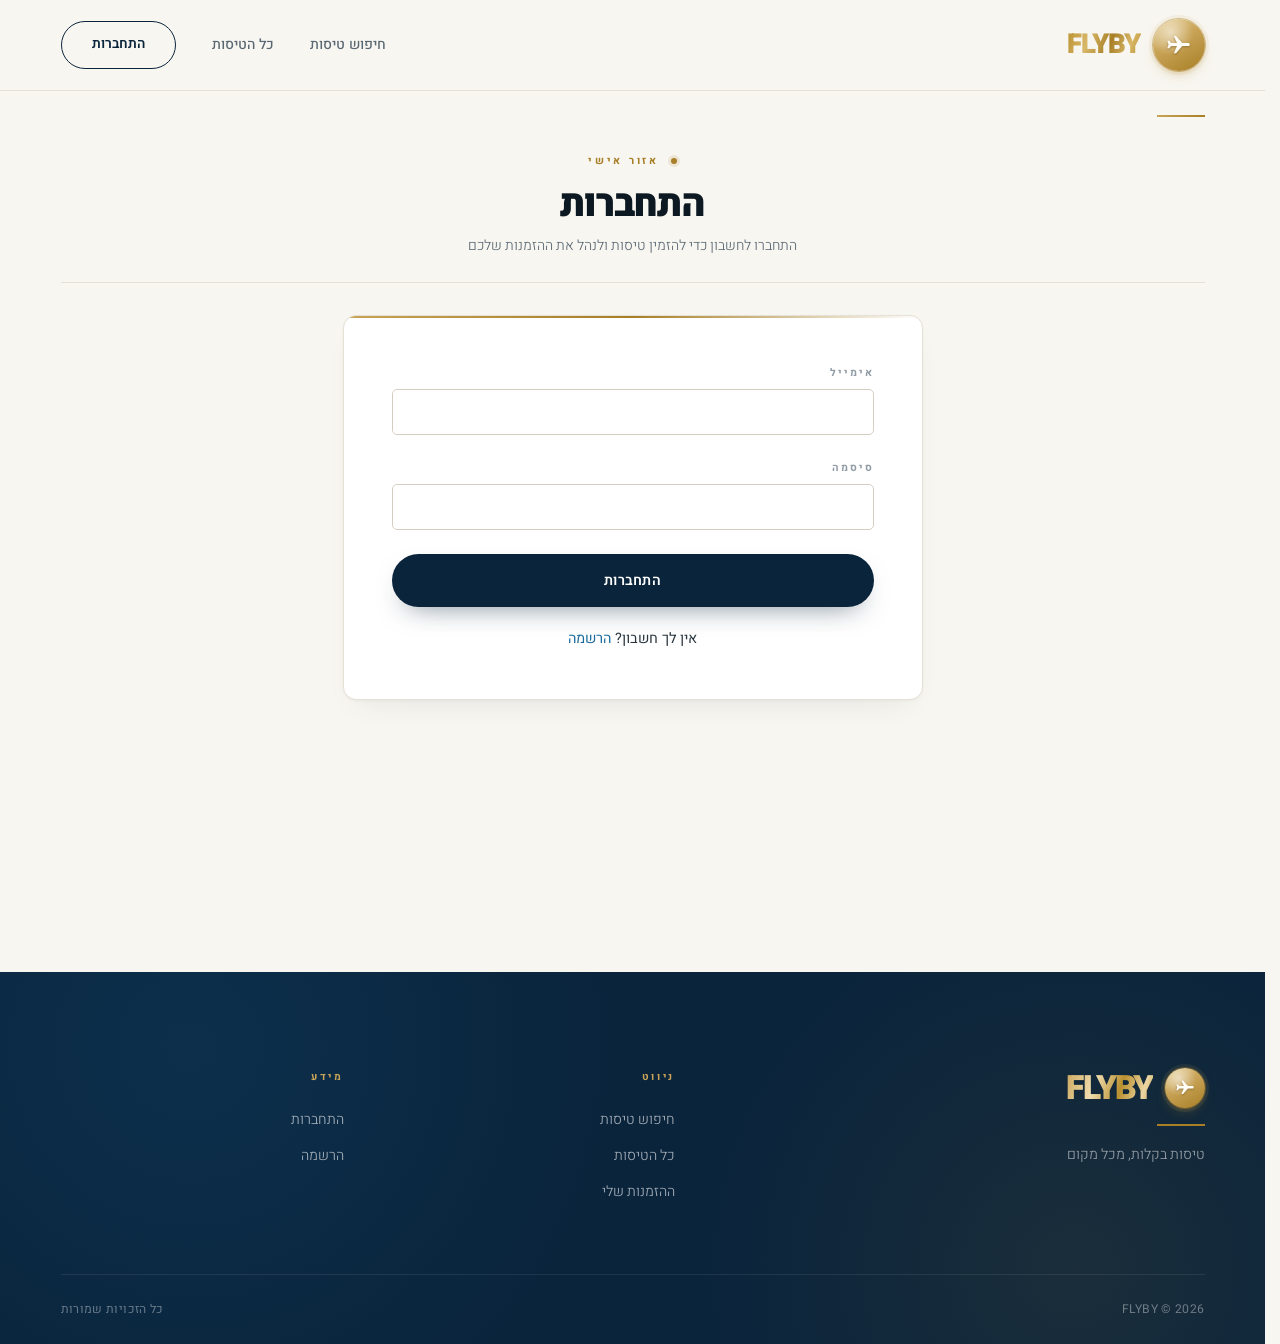
<file: login.html>
<!DOCTYPE html>
<html lang="he" dir="rtl">
<head>
    <meta charset="UTF-8">
    <meta name="viewport" content="width=device-width, initial-scale=1.0">
    <title>FLYBY — התחברות</title>
    <link rel="icon" type="image/svg+xml" href="images/favicon.svg">
    <link rel="preconnect" href="https://fonts.googleapis.com">
    <link rel="preconnect" href="https://fonts.gstatic.com" crossorigin>
    <link href="https://fonts.googleapis.com/css2?family=Heebo:wght@300;400;500;600;700;800;900&display=swap" rel="stylesheet">
    <link rel="stylesheet" href="css/style.css">
</head>
<body>
    <header class="site-header">
        <div class="container header-inner">
            <a href="index.html" class="logo" aria-label="FLYBY — טיסות בקלות">
                <span class="logo__mark" aria-hidden="true">
                    <svg viewBox="0 0 200 200" fill="currentColor">
                        <path d="M172 92a8 8 0 0 0-8-8h-40l-40-46h-14l20 46H52l-12-14H28l8 24-8 24h12l12-14h38l-20 46h14l40-46h40a8 8 0 0 0 8-8z"/>
                    </svg>
                </span>
                <span class="logo__word">FLYBY</span>
            </a>
            <nav class="nav">
                <a href="index.html">חיפוש טיסות</a>
                <a href="flights.html">כל הטיסות</a>
                <a href="my-bookings.html" id="navMyBookings" class="nav-cta" hidden>ההזמנות שלי</a>
                <a href="admin.html" id="navAdmin" hidden>הוספת טיסה</a>
                <a href="admin-bookings.html" id="navAdminBookings" hidden>כל ההזמנות</a>
                <a href="login.html" class="active nav-cta" id="navLogin">התחברות</a>
                <a href="#" id="navLogout" hidden>התנתקות</a>
            </nav>
        </div>
    </header>

    <main>
        <div class="container">
            <section class="page-head" style="text-align:center">
                <span class="page-eyebrow" style="justify-content:center">אזור אישי</span>
                <h1>התחברות</h1>
                <p class="subtitle">התחברו לחשבון כדי להזמין טיסות ולנהל את ההזמנות שלכם</p>
            </section>

            <div class="form-card">
                <form id="loginForm">
                    <div class="form-row">
                        <label for="email">אימייל</label>
                        <input type="email" id="email" required autocomplete="username">
                    </div>

                    <div class="form-row">
                        <label for="password">סיסמה</label>
                        <input type="password" id="password" required autocomplete="current-password">
                    </div>

                    <div id="loginMessage" class="message" style="display:none"></div>

                    <div class="form-actions">
                        <button type="submit" class="btn btn-primary">התחברות</button>
                    </div>
                </form>

                <p style="margin-top:20px;font-size:.9rem;text-align:center">
                    אין לך חשבון? <a href="register.html">הרשמה</a>
                </p>
            </div>
        </div>
    </main>

    <footer class="site-footer">
        <div class="container">
            <div class="footer-top">
                <div>
                    <div class="footer-brand">
                        <span class="logo__mark" aria-hidden="true">
                            <svg viewBox="0 0 200 200" fill="currentColor">
                                <path d="M172 92a8 8 0 0 0-8-8h-40l-40-46h-14l20 46H52l-12-14H28l8 24-8 24h12l12-14h38l-20 46h14l40-46h40a8 8 0 0 0 8-8z"/>
                            </svg>
                        </span>
                        <span class="logo__word">FLYBY</span>
                    </div>
                    <div class="footer-brand-rule"></div>
                    <p class="footer-about">טיסות בקלות, מכל מקום</p>
                </div>

                <div class="footer-col">
                    <h4>ניווט</h4>
                    <a href="index.html">חיפוש טיסות</a>
                    <a href="flights.html">כל הטיסות</a>
                    <a href="my-bookings.html">ההזמנות שלי</a>
                </div>

                <div class="footer-col">
                    <h4>מידע</h4>
                    <a href="login.html">התחברות</a>
                    <a href="register.html">הרשמה</a>
                </div>
            </div>

            <div class="footer-bottom">
                <span>FLYBY &copy; 2026</span>
                <span>כל הזכויות שמורות</span>
            </div>
        </div>
    </footer>

    <script src="js/api.js"></script>
    <script src="js/auth.js"></script>
</body>
</html>
</file>
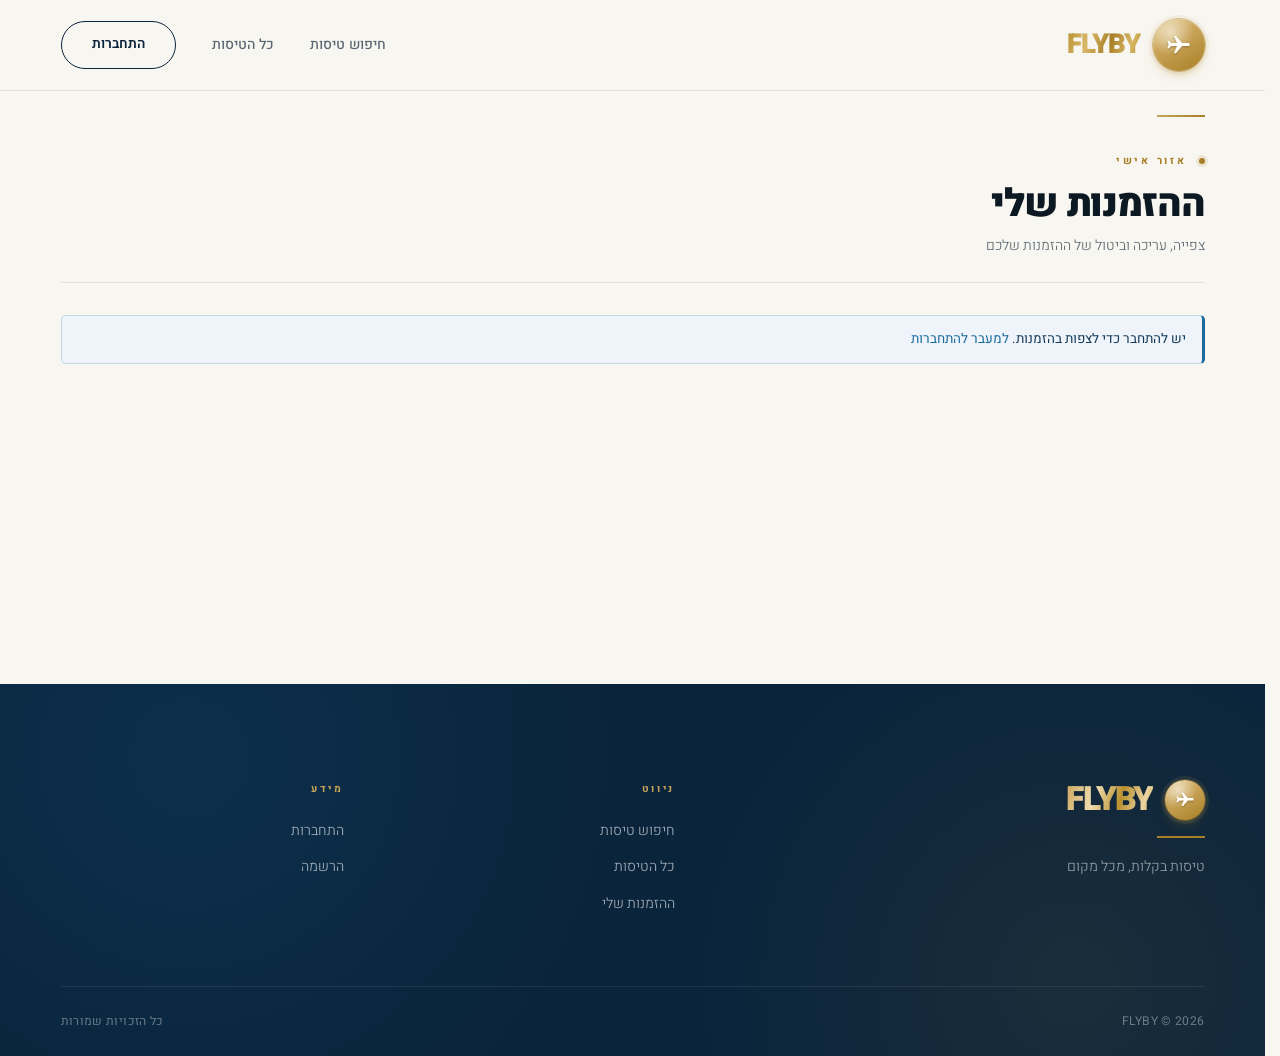
<file: my-bookings.html>
<!DOCTYPE html>
<html lang="he" dir="rtl">
<head>
    <meta charset="UTF-8">
    <meta name="viewport" content="width=device-width, initial-scale=1.0">
    <title>FLYBY — ההזמנות שלי</title>
    <link rel="icon" type="image/svg+xml" href="images/favicon.svg">
    <link rel="preconnect" href="https://fonts.googleapis.com">
    <link rel="preconnect" href="https://fonts.gstatic.com" crossorigin>
    <link href="https://fonts.googleapis.com/css2?family=Heebo:wght@300;400;500;600;700;800;900&display=swap" rel="stylesheet">
    <link rel="stylesheet" href="css/style.css">
</head>
<body>
    <header class="site-header">
        <div class="container header-inner">
            <a href="index.html" class="logo" aria-label="FLYBY — טיסות בקלות">
                <span class="logo__mark" aria-hidden="true">
                    <svg viewBox="0 0 200 200" fill="currentColor">
                        <path d="M172 92a8 8 0 0 0-8-8h-40l-40-46h-14l20 46H52l-12-14H28l8 24-8 24h12l12-14h38l-20 46h14l40-46h40a8 8 0 0 0 8-8z"/>
                    </svg>
                </span>
                <span class="logo__word">FLYBY</span>
            </a>
            <nav class="nav">
                <a href="index.html">חיפוש טיסות</a>
                <a href="flights.html">כל הטיסות</a>
                <a href="my-bookings.html" class="active nav-cta" id="navMyBookings">ההזמנות שלי</a>
                <a href="admin.html" id="navAdmin" hidden>הוספת טיסה</a>
                <a href="admin-bookings.html" id="navAdminBookings" hidden>כל ההזמנות</a>
                <a href="login.html" id="navLogin" class="nav-cta">התחברות</a>
                <a href="#" id="navLogout" hidden>התנתקות</a>
            </nav>
        </div>
    </header>

    <main>
        <div class="container">
            <section class="page-head">
                <span class="page-eyebrow">אזור אישי</span>
                <h1>ההזמנות שלי</h1>
                <p class="subtitle">צפייה, עריכה וביטול של ההזמנות שלכם</p>
            </section>

            <div id="loginNotice" class="message message-info" style="display:none">
                יש להתחבר כדי לצפות בהזמנות. <a href="login.html">למעבר להתחברות</a>
            </div>

            <div id="bookingsMessage" class="message" style="display:none"></div>
            <div id="bookingsList" class="results-grid"></div>
            <div id="pagination" class="pagination"></div>
        </div>
    </main>

    <!-- ===== מודאל עריכת הזמנה ===== -->
    <div id="editBookingModal" class="modal">
        <div class="modal-content">
            <h2>עריכת הזמנה</h2>

            <div id="editBookingMessage" class="message" style="display:none"></div>

            <div class="form-row">
                <label for="editPassengerFullName">שם מלא</label>
                <input type="text" id="editPassengerFullName" maxlength="200">
            </div>

            <div class="form-row">
                <label for="editPassportNumber">מספר דרכון</label>
                <input type="text" id="editPassportNumber" maxlength="30">
                <div class="hint" id="editPassportHint">
                    מטעמי אבטחה אין השרת מחזיר את מספר הדרכון — יש להזינו מחדש.
                </div>
            </div>

            <div class="form-row">
                <label for="editMealType">ארוחה</label>
                <select id="editMealType">
                    <option value="1">רגילה</option>
                    <option value="2">צמחונית</option>
                    <option value="3">טבעונית</option>
                    <option value="4">ללא גלוטן</option>
                    <option value="0">ללא ארוחה</option>
                </select>
            </div>

            <div class="form-row">
                <label for="editKashrutLevel">כשרות</label>
                <select id="editKashrutLevel">
                    <option value="0">לא נדרש</option>
                    <option value="1">כשר</option>
                    <option value="2">גלאט כשר</option>
                    <option value="3">מהדרין</option>
                </select>
            </div>

            <div class="form-row">
                <label for="editSpecialRequests">בקשות מיוחדות</label>
                <textarea id="editSpecialRequests" rows="3" maxlength="500"></textarea>
            </div>

            <div class="form-row">
                <label>בחירת מושבים</label>
                <div id="editSeatsSummary" class="hint">טוען מושבים...</div>
                <!-- קונטיינר למפות מושבים (שורות ועמודות) — לא seats-grid! -->
                <div id="editSeatsGrid" class="seat-maps"></div>
                <div class="seats-legend">
                    <span><i class="seat-dot seat-mine"></i> שלי</span>
                    <span><i class="seat-dot seat-free"></i> פנוי</span>
                    <span><i class="seat-dot seat-taken"></i> תפוס</span>
                    <span><i class="seat-dot seat-releasing"></i> ישוחרר</span>
                </div>
            </div>

            <!-- הודעה בולטת על שדות חסרים — מוצגת צמוד לכפתור השמירה -->
            <div id="editValidationBanner" class="validation-banner" role="alert" hidden></div>

            <div class="form-actions">
                <button type="button" class="btn btn-outline" onclick="closeEditBooking()">ביטול</button>
                <button type="button" class="btn btn-primary" id="editBookingSaveBtn"
                        onclick="saveBookingEdit()">שמירת שינויים</button>
            </div>
        </div>
    </div>

    <footer class="site-footer">
        <div class="container">
            <div class="footer-top">
                <div>
                    <div class="footer-brand">
                        <span class="logo__mark" aria-hidden="true">
                            <svg viewBox="0 0 200 200" fill="currentColor">
                                <path d="M172 92a8 8 0 0 0-8-8h-40l-40-46h-14l20 46H52l-12-14H28l8 24-8 24h12l12-14h38l-20 46h14l40-46h40a8 8 0 0 0 8-8z"/>
                            </svg>
                        </span>
                        <span class="logo__word">FLYBY</span>
                    </div>
                    <div class="footer-brand-rule"></div>
                    <p class="footer-about">טיסות בקלות, מכל מקום</p>
                </div>

                <div class="footer-col">
                    <h4>ניווט</h4>
                    <a href="index.html">חיפוש טיסות</a>
                    <a href="flights.html">כל הטיסות</a>
                    <a href="my-bookings.html">ההזמנות שלי</a>
                </div>

                <div class="footer-col">
                    <h4>מידע</h4>
                    <a href="login.html">התחברות</a>
                    <a href="register.html">הרשמה</a>
                </div>
            </div>

            <div class="footer-bottom">
                <span>FLYBY &copy; 2026</span>
                <span>כל הזכויות שמורות</span>
            </div>
        </div>
    </footer>

    <script src="js/api.js"></script>
    <script src="js/auth.js"></script>
    <script src="js/my-bookings.js"></script>
</body>
</html>
</file>
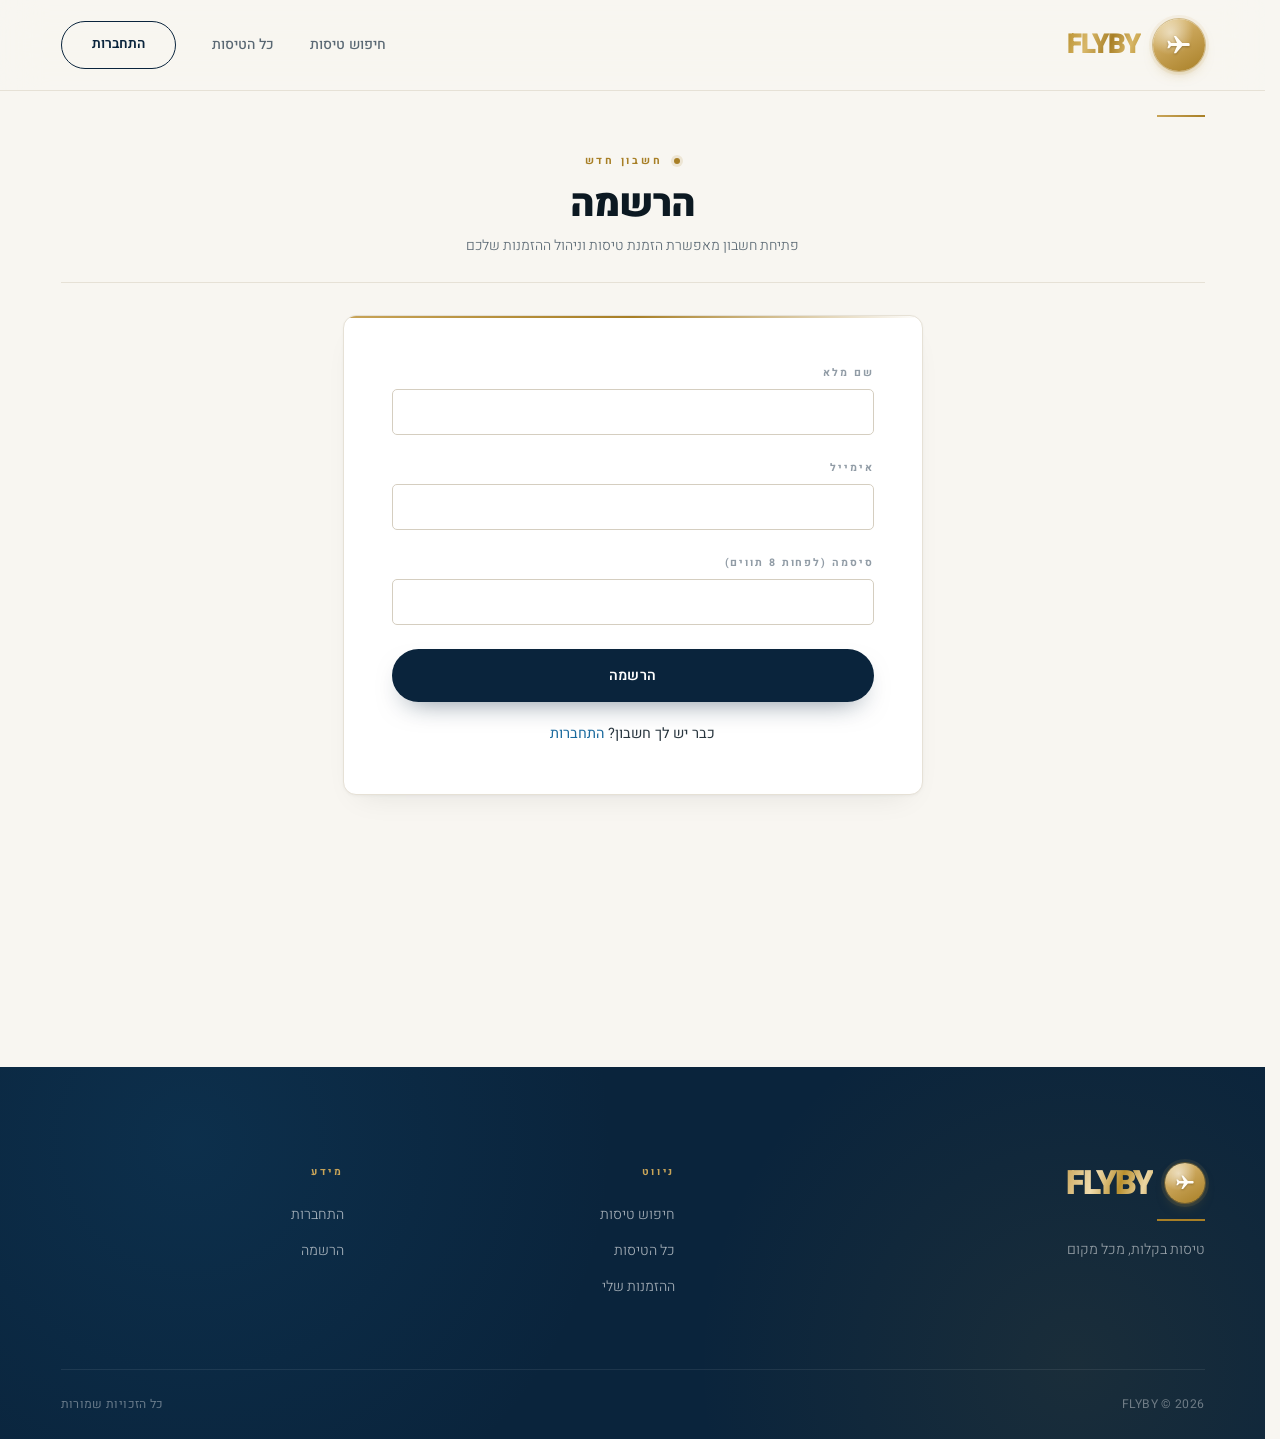
<file: register.html>
<!DOCTYPE html>
<html lang="he" dir="rtl">
<head>
    <meta charset="UTF-8">
    <meta name="viewport" content="width=device-width, initial-scale=1.0">
    <title>FLYBY — הרשמה</title>
    <link rel="icon" type="image/svg+xml" href="images/favicon.svg">
    <link rel="preconnect" href="https://fonts.googleapis.com">
    <link rel="preconnect" href="https://fonts.gstatic.com" crossorigin>
    <link href="https://fonts.googleapis.com/css2?family=Heebo:wght@300;400;500;600;700;800;900&display=swap" rel="stylesheet">
    <link rel="stylesheet" href="css/style.css">
</head>
<body>
    <header class="site-header">
        <div class="container header-inner">
            <a href="index.html" class="logo" aria-label="FLYBY — טיסות בקלות">
                <span class="logo__mark" aria-hidden="true">
                    <svg viewBox="0 0 200 200" fill="currentColor">
                        <path d="M172 92a8 8 0 0 0-8-8h-40l-40-46h-14l20 46H52l-12-14H28l8 24-8 24h12l12-14h38l-20 46h14l40-46h40a8 8 0 0 0 8-8z"/>
                    </svg>
                </span>
                <span class="logo__word">FLYBY</span>
            </a>
            <nav class="nav">
                <a href="index.html">חיפוש טיסות</a>
                <a href="flights.html">כל הטיסות</a>
                <a href="my-bookings.html" id="navMyBookings" class="nav-cta" hidden>ההזמנות שלי</a>
                <a href="admin.html" id="navAdmin" hidden>הוספת טיסה</a>
                <a href="admin-bookings.html" id="navAdminBookings" hidden>כל ההזמנות</a>
                <a href="login.html" id="navLogin" class="nav-cta">התחברות</a>
                <a href="#" id="navLogout" hidden>התנתקות</a>
            </nav>
        </div>
    </header>

    <main>
        <div class="container">
            <section class="page-head" style="text-align:center">
                <span class="page-eyebrow" style="justify-content:center">חשבון חדש</span>
                <h1>הרשמה</h1>
                <p class="subtitle">פתיחת חשבון מאפשרת הזמנת טיסות וניהול ההזמנות שלכם</p>
            </section>

            <div class="form-card">
                <form id="registerForm">
                    <div class="form-row">
                        <label for="fullName">שם מלא</label>
                        <input type="text" id="fullName" maxlength="200" required autocomplete="name">
                    </div>

                    <div class="form-row">
                        <label for="email">אימייל</label>
                        <input type="email" id="email" maxlength="256" required autocomplete="email">
                    </div>

                    <div class="form-row">
                        <label for="password">סיסמה (לפחות 8 תווים)</label>
                        <input type="password" id="password" minlength="8" maxlength="100" required autocomplete="new-password">
                    </div>

                    <div id="registerMessage" class="message" style="display:none"></div>

                    <div class="form-actions">
                        <button type="submit" class="btn btn-primary">הרשמה</button>
                    </div>
                </form>

                <p style="margin-top:20px;font-size:.9rem;text-align:center">
                    כבר יש לך חשבון? <a href="login.html">התחברות</a>
                </p>
            </div>
        </div>
    </main>

    <footer class="site-footer">
        <div class="container">
            <div class="footer-top">
                <div>
                    <div class="footer-brand">
                        <span class="logo__mark" aria-hidden="true">
                            <svg viewBox="0 0 200 200" fill="currentColor">
                                <path d="M172 92a8 8 0 0 0-8-8h-40l-40-46h-14l20 46H52l-12-14H28l8 24-8 24h12l12-14h38l-20 46h14l40-46h40a8 8 0 0 0 8-8z"/>
                            </svg>
                        </span>
                        <span class="logo__word">FLYBY</span>
                    </div>
                    <div class="footer-brand-rule"></div>
                    <p class="footer-about">טיסות בקלות, מכל מקום</p>
                </div>

                <div class="footer-col">
                    <h4>ניווט</h4>
                    <a href="index.html">חיפוש טיסות</a>
                    <a href="flights.html">כל הטיסות</a>
                    <a href="my-bookings.html">ההזמנות שלי</a>
                </div>

                <div class="footer-col">
                    <h4>מידע</h4>
                    <a href="login.html">התחברות</a>
                    <a href="register.html">הרשמה</a>
                </div>
            </div>

            <div class="footer-bottom">
                <span>FLYBY &copy; 2026</span>
                <span>כל הזכויות שמורות</span>
            </div>
        </div>
    </footer>

    <script src="js/api.js"></script>
    <script src="js/auth.js"></script>
    <script src="js/register.js"></script>
</body>
</html>
</file>
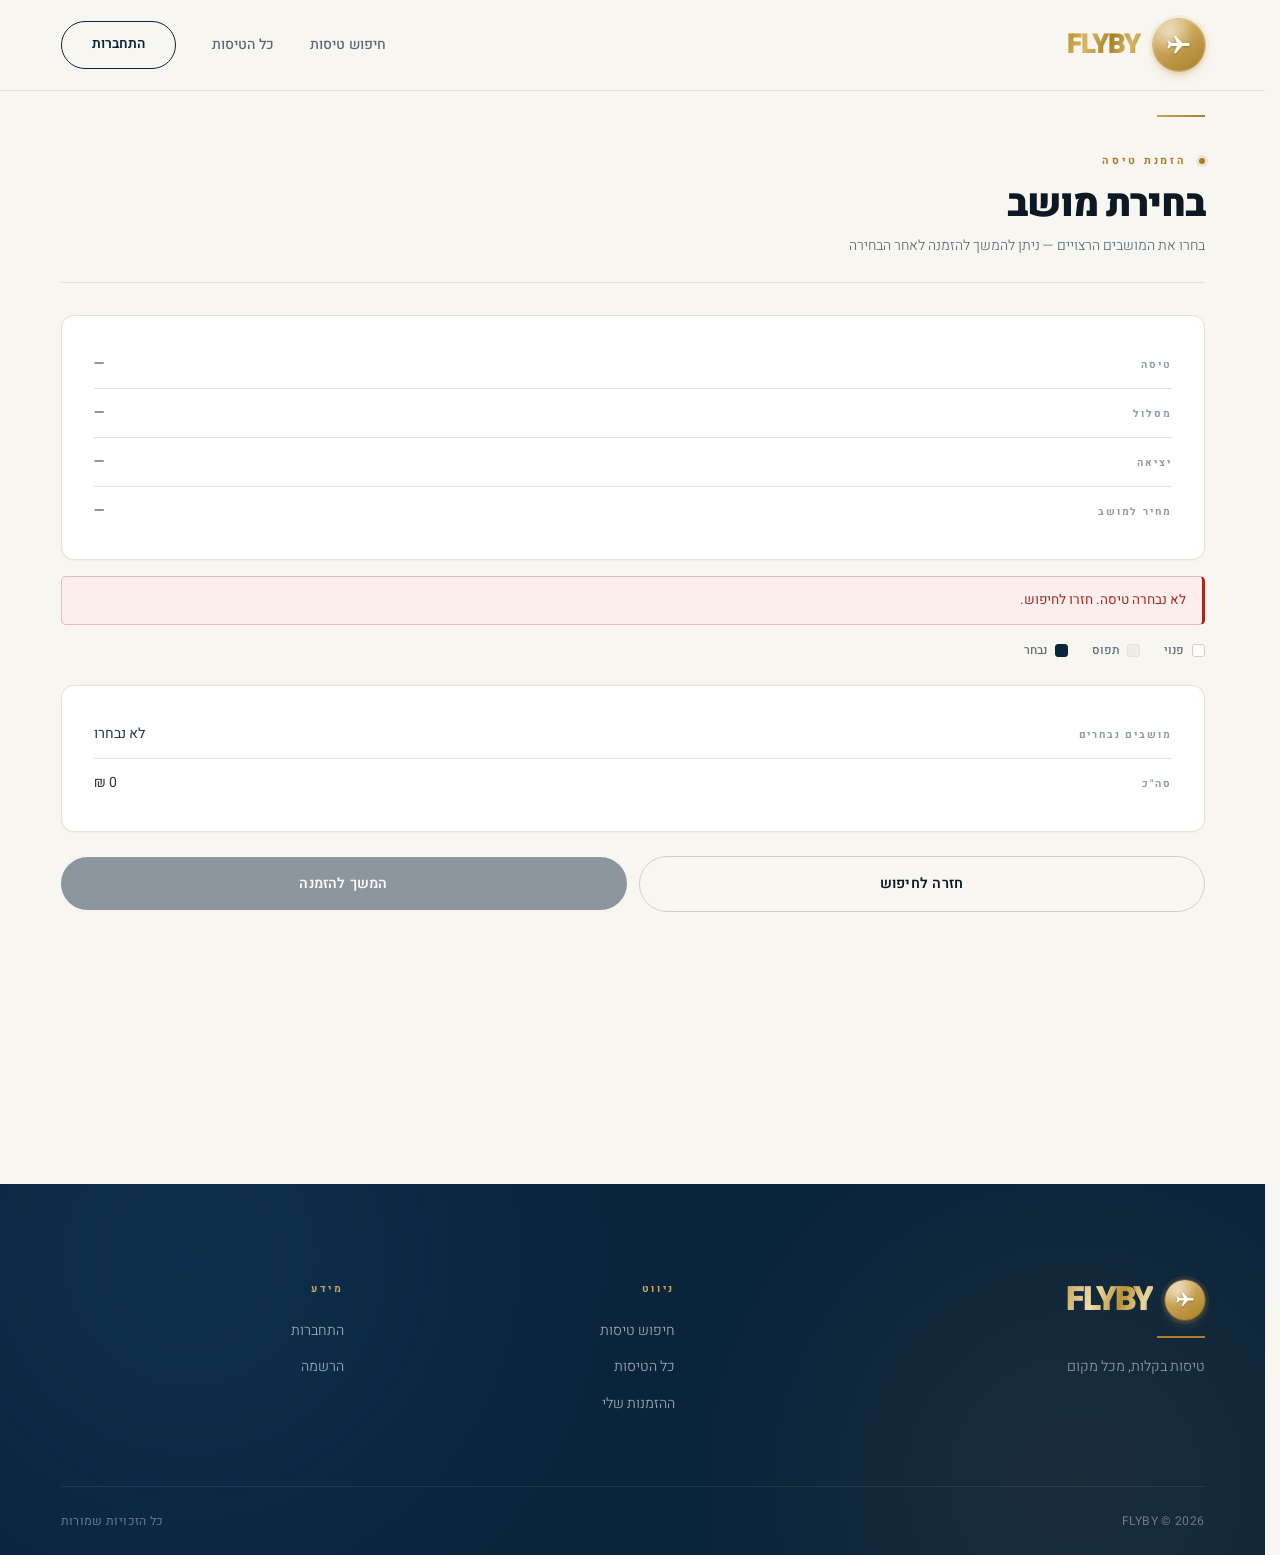
<file: seats.html>
<!DOCTYPE html>
<html lang="he" dir="rtl">
<head>
    <meta charset="UTF-8">
    <meta name="viewport" content="width=device-width, initial-scale=1.0">
    <title>FLYBY — בחירת מושב</title>
    <link rel="icon" type="image/svg+xml" href="images/favicon.svg">
    <link rel="preconnect" href="https://fonts.googleapis.com">
    <link rel="preconnect" href="https://fonts.gstatic.com" crossorigin>
    <link href="https://fonts.googleapis.com/css2?family=Heebo:wght@300;400;500;600;700;800;900&display=swap" rel="stylesheet">
    <link rel="stylesheet" href="css/style.css">
</head>
<body>
    <header class="site-header">
        <div class="container header-inner">
            <a href="index.html" class="logo" aria-label="FLYBY — טיסות בקלות">
                <span class="logo__mark" aria-hidden="true">
                    <svg viewBox="0 0 200 200" fill="currentColor">
                        <path d="M172 92a8 8 0 0 0-8-8h-40l-40-46h-14l20 46H52l-12-14H28l8 24-8 24h12l12-14h38l-20 46h14l40-46h40a8 8 0 0 0 8-8z"/>
                    </svg>
                </span>
                <span class="logo__word">FLYBY</span>
            </a>
            <nav class="nav">
                <a href="index.html">חיפוש טיסות</a>
                <a href="flights.html">כל הטיסות</a>
                <a href="my-bookings.html" id="navMyBookings" class="nav-cta" hidden>ההזמנות שלי</a>
                <a href="admin.html" id="navAdmin" hidden>הוספת טיסה</a>
                <a href="admin-bookings.html" id="navAdminBookings" hidden>כל ההזמנות</a>
                <a href="login.html" id="navLogin" class="nav-cta">התחברות</a>
                <a href="#" id="navLogout" hidden>התנתקות</a>
            </nav>
        </div>
    </header>

    <main>
        <div class="container">
            <section class="page-head">
                <span class="page-eyebrow">הזמנת טיסה</span>
                <h1>בחירת מושב</h1>
                <p class="subtitle">בחרו את המושבים הרצויים — ניתן להמשך להזמנה לאחר הבחירה</p>
            </section>

            <div id="flightSummary" class="summary-box">
                <div class="summary-row"><span class="label">טיסה</span><span id="flightNumber">—</span></div>
                <div class="summary-row"><span class="label">מסלול</span><span id="flightRoute">—</span></div>
                <div class="summary-row"><span class="label">יציאה</span><span id="flightDeparture">—</span></div>
                <div class="summary-row"><span class="label">מחיר למושב</span><span id="flightPrice">—</span></div>
            </div>

            <div id="seatsMessage" class="message" style="display:none"></div>

            <div class="legend">
                <span class="available">פנוי</span>
                <span class="booked">תפוס</span>
                <span class="selected">נבחר</span>
            </div>

            <!-- המפה תיבנה בשורות ועמודות; .seat-map מתווסף מהקוד -->
            <div id="seatsGrid"></div>

            <div class="summary-box" style="margin-top: var(--s5)">
                <div class="summary-row">
                    <span class="label">מושבים נבחרים</span>
                    <span id="selectedSeats">לא נבחרו</span>
                </div>
                <div class="summary-row">
                    <span class="label">סה"כ</span>
                    <span id="totalPrice">0 ₪</span>
                </div>
            </div>

            <div class="form-actions">
                <a href="index.html" class="btn btn-outline">חזרה לחיפוש</a>
                <button id="continueBtn" class="btn btn-primary" disabled>המשך להזמנה</button>
            </div>
        </div>
    </main>

    <footer class="site-footer">
        <div class="container">
            <div class="footer-top">
                <div>
                    <div class="footer-brand">
                        <span class="logo__mark" aria-hidden="true">
                            <svg viewBox="0 0 200 200" fill="currentColor">
                                <path d="M172 92a8 8 0 0 0-8-8h-40l-40-46h-14l20 46H52l-12-14H28l8 24-8 24h12l12-14h38l-20 46h14l40-46h40a8 8 0 0 0 8-8z"/>
                            </svg>
                        </span>
                        <span class="logo__word">FLYBY</span>
                    </div>
                    <div class="footer-brand-rule"></div>
                    <p class="footer-about">טיסות בקלות, מכל מקום</p>
                </div>

                <div class="footer-col">
                    <h4>ניווט</h4>
                    <a href="index.html">חיפוש טיסות</a>
                    <a href="flights.html">כל הטיסות</a>
                    <a href="my-bookings.html">ההזמנות שלי</a>
                </div>

                <div class="footer-col">
                    <h4>מידע</h4>
                    <a href="login.html">התחברות</a>
                    <a href="register.html">הרשמה</a>
                </div>
            </div>

            <div class="footer-bottom">
                <span>FLYBY &copy; 2026</span>
                <span>כל הזכויות שמורות</span>
            </div>
        </div>
    </footer>

    <script src="js/api.js"></script>
    <script src="js/auth.js"></script>
    <script src="js/seats.js"></script>
</body>
</html>
</file>
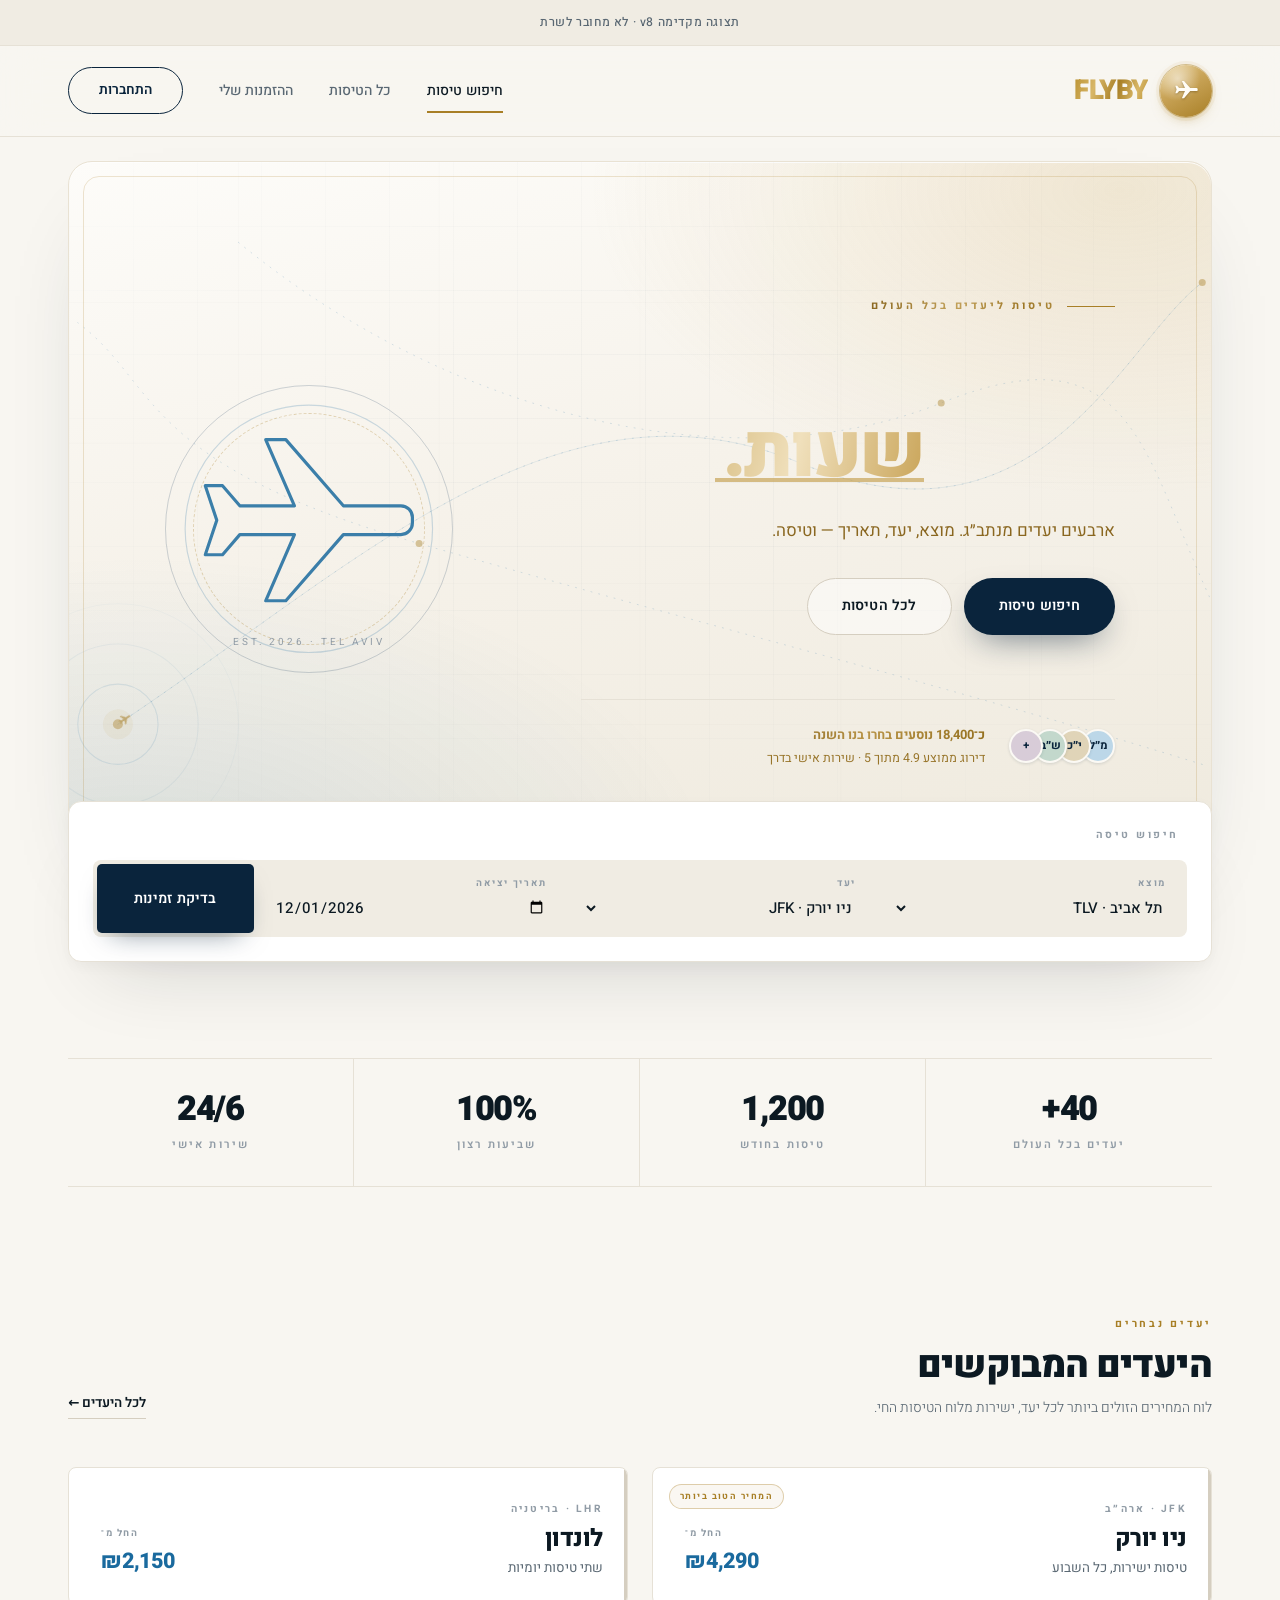
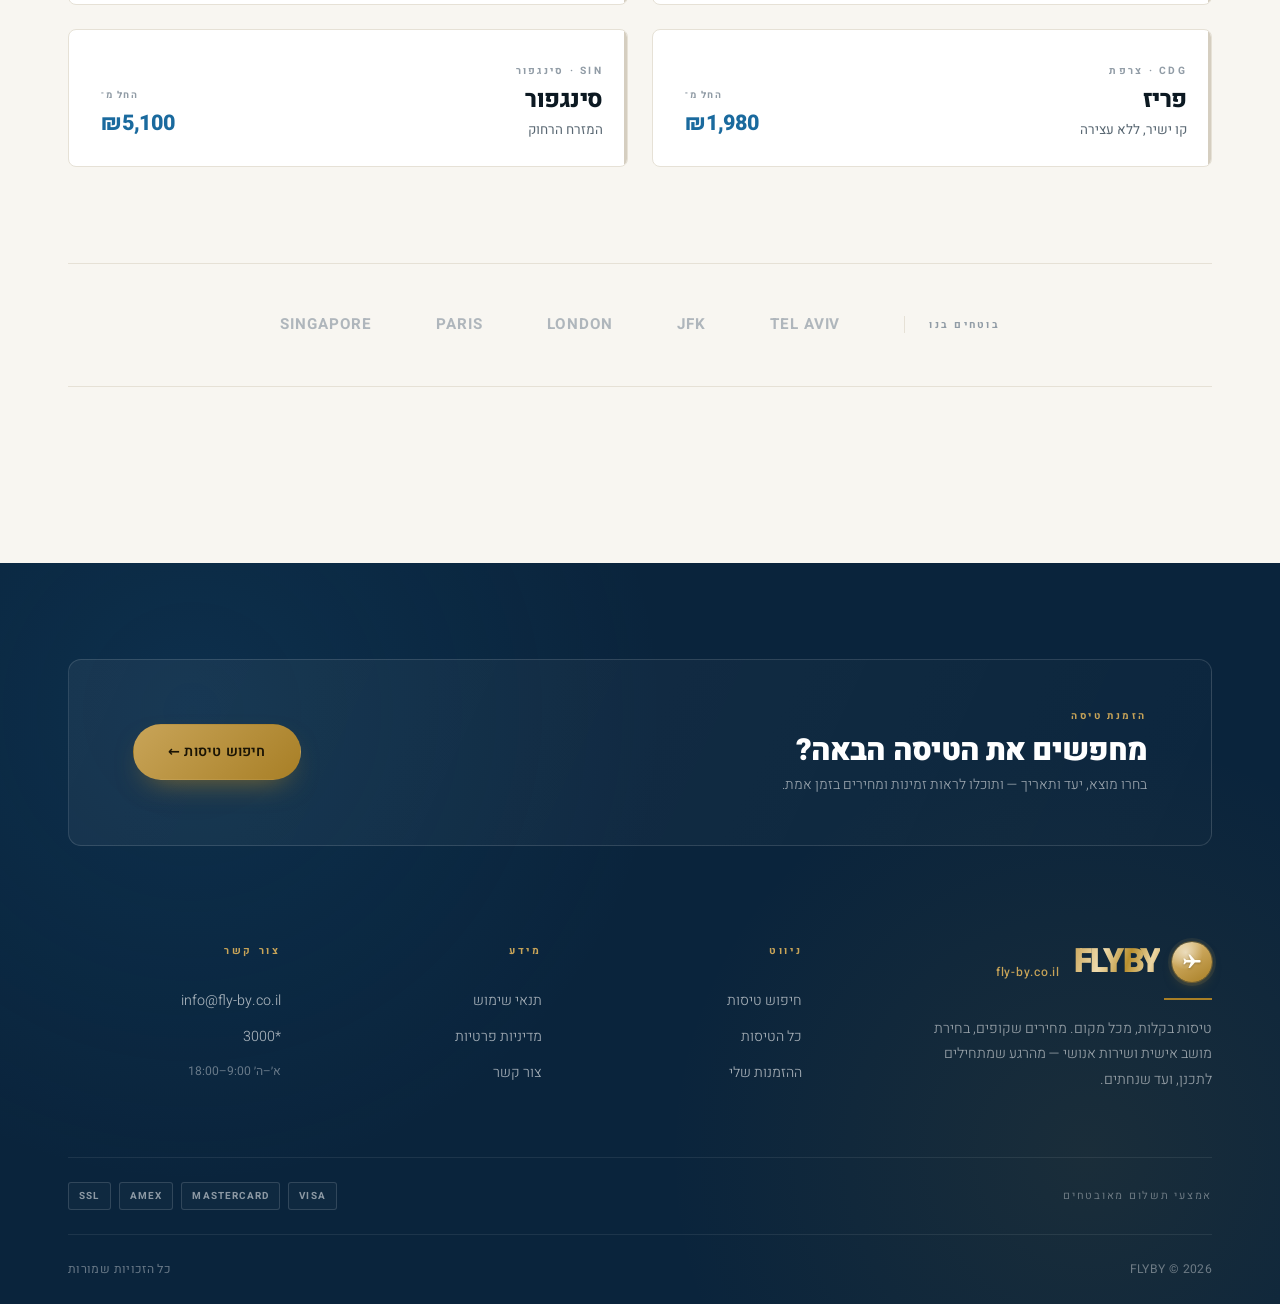
<file: preview/index-v8-preview.html>
<!DOCTYPE html>
<html lang="he" dir="rtl">
<head>
<meta charset="UTF-8">
<meta name="viewport" content="width=device-width, initial-scale=1.0">
<title>FLYBY — תצוגה מקדימה v8</title>
<link rel="preconnect" href="https://fonts.googleapis.com">
<link rel="preconnect" href="https://fonts.gstatic.com" crossorigin>
<link href="https://fonts.googleapis.com/css2?family=Heebo:wght@300;400;500;600;700;800;900&display=swap" rel="stylesheet">
<style>
/* ==========================================================
   FLYBY — v8
   מוטיב ייחודי: "מפת נתיבים" — קווי טיסה, קואורדינטות,
   מעגלי נתבים. חוזר בכל הדף כחתימה ויזואלית.
   ========================================================== */

:root {
  --s1: 4px;   --s2: 8px;   --s3: 12px;  --s4: 16px;
  --s5: 24px;  --s6: 32px;  --s7: 48px;  --s8: 64px;
  --s9: 96px;  --s10: 128px; --s11: 176px;

  --paper: #f8f6f1;
  --paper-2: #f0ece3;
  --surface: #ffffff;
  --ink: #0c1922;
  --text: #29363f;
  --text-2: #5a6873;
  --text-3: #919ca6;
  --line: #e6e1d6;
  --line-2: #d5cec0;

  --navy: #0a243c;
  --navy-2: #143a5a;
  --navy-3: #1a6a9e;
  --sky: #eef4f9;

  --gold: #a87f26;
  --gold-2: #c8a458;

  --ok: #1e6b48;
  --err: #a32a22;

  --r-xs: 3px;
  --r-sm: 5px;
  --r-md: 8px;
  --r-lg: 13px;
  --r-full: 999px;

  --e1: 0 1px 2px rgba(12,25,34,.035);
  --e2: 0 1px 3px rgba(12,25,34,.04), 0 14px 30px -16px rgba(12,25,34,.10);
  --e3: 0 6px 16px rgba(12,25,34,.04), 0 40px 80px -36px rgba(12,25,34,.16);

  --ease: cubic-bezier(.22,.68,.28,1);
  --ease-out: cubic-bezier(.16,1,.3,1);

  --f-display: "Heebo", system-ui, sans-serif;
  --f-ui: "Heebo", system-ui, sans-serif;
}

@media (prefers-color-scheme: dark) {
  :root {
    --paper: #090f15;
    --paper-2: #0e1720;
    --surface: #111c25;
    --ink: #f2efe8;
    --text: #d2d9df;
    --text-2: #9aa6b1;
    --text-3: #67747f;
    --line: #1c2731;
    --line-2: #2a3744;
    --sky: #12202d;
  }
}

*, *::before, *::after { box-sizing: border-box; margin: 0; padding: 0; }
html { -webkit-text-size-adjust: 100%; scroll-behavior: smooth; }

body {
  font-family: var(--f-ui);
  font-size: 15px; line-height: 1.7;
  color: var(--text); background: var(--paper);
  -webkit-font-smoothing: antialiased;
  text-rendering: optimizeLegibility;
  display: flex; flex-direction: column; min-height: 100vh;
  overflow-x: hidden;
}

a { color: var(--navy-3); text-decoration: none; }
img { max-width: 100%; display: block; }

.container {
  width: 100%; max-width: 1240px;
  margin-inline: auto;
  padding-inline: var(--s7);
}
@media (max-width: 700px) { .container { padding-inline: var(--s5); } }

/* ══════════════════ HEADER ══════════════════ */
.site-header {
  position: sticky; top: 0; z-index: 60;
  background: rgba(248,246,241,.88);
  backdrop-filter: blur(20px) saturate(1.4);
  border-bottom: 1px solid var(--line);
}
@media (prefers-color-scheme: dark) { .site-header { background: rgba(9,15,21,.88); } }

.header-inner {
  display: flex; align-items: center; justify-content: space-between;
  gap: var(--s5); height: 90px;
}
/* ── לוגו וקטורי — סמל העיגול + שם מלוטש בגווני זהב ── */
.logo {
  display: inline-flex; align-items: center; gap: var(--s3);
  text-decoration: none; line-height: 1;
}
.logo:hover { color: inherit; }

.logo__mark {
  width: 52px; height: 52px; flex: none;
  display: grid; place-items: center;
  border-radius: 50%;
  background:
    radial-gradient(70% 70% at 34% 26%, rgba(255,255,255,.55), rgba(255,255,255,0) 62%),
    linear-gradient(150deg, #e8cf94 0%, #c9a458 42%, #a87f26 100%);
  box-shadow:
    0 0 0 1px rgba(168,127,38,.45),
    0 0 0 4px rgba(201,164,88,.10),
    0 6px 14px -6px rgba(168,127,38,.55);
}
.logo__mark svg {
  width: 31px; height: 31px;
  color: #fffdf7;
  filter: drop-shadow(0 1px 1px rgba(90,64,10,.45));
}

.logo__word {
  font-family: var(--f-ui);
  font-size: 1.72rem; font-weight: 900;
  letter-spacing: -.015em;
  background: linear-gradient(108deg, #b9902f 0%, #d8b768 30%, #a87f26 58%, #d8b768 82%, #b9902f 100%);
  -webkit-background-clip: text; background-clip: text;
  color: transparent;
  -webkit-text-fill-color: transparent;
  padding-inline-end: .06em;
}

.nav { display: flex; align-items: center; gap: var(--s1); }
.nav a {
  position: relative;
  font-size: .88rem; font-weight: 500;
  color: var(--text-2);
  padding: var(--s2) var(--s4);
  transition: color .25s var(--ease);
}
.nav a:hover, .nav a.active { color: var(--ink); }
.nav a::after {
  content: ""; position: absolute;
  inset-inline: var(--s4); bottom: -2px; height: 1.5px;
  background: var(--gold);
  transform: scaleX(0); transform-origin: right;
  transition: transform .35s var(--ease-out);
}
.nav a:hover::after, .nav a.active::after { transform: scaleX(1); }

.nav .nav-cta {
  margin-inline-start: var(--s4);
  border: 1px solid var(--navy);
  color: var(--navy);
  padding: 11px 30px;
  border-radius: var(--r-full);
  font-weight: 600;
  font-size: .86rem;
  transition: background .3s var(--ease), color .3s var(--ease), border-color .3s var(--ease);
}
.nav .nav-cta::after { display: none; }
.nav .nav-cta:hover { background: var(--navy); color: #fff; }

@media (max-width: 900px) {
  .nav a:not(.nav-cta) { display: none; }
  .logo__mark { width: 36px; height: 36px; }
  .logo__mark svg { width: 21px; height: 21px; }
  .logo__word { font-size: 1.22rem; }
  .header-inner { height: 72px; }
}

/* ══════════════════ HERO ══════════════════ */
/* בהיר-חם עם עומק: נייר שמנת, אור שמש, אקצנט זהב */
.hero {
  position: relative;
  margin-top: var(--s5);
  border-radius: 24px;
  padding: var(--s10) var(--s9) var(--s9);
  overflow: hidden;
  background:
    radial-gradient(75% 70% at 92% 4%, rgba(201,164,88,.20) 0%, rgba(248,246,241,0) 62%),
    radial-gradient(85% 80% at 6% 104%, rgba(26,106,158,.13) 0%, rgba(248,246,241,0) 60%),
    linear-gradient(168deg, #fdfcf9 0%, #f6f2ea 46%, #efeade 100%);
  border: 1px solid #e9e2d3;
  box-shadow:
    0 1px 0 rgba(255,255,255,.9) inset,
    0 40px 90px -50px rgba(24,42,58,.30);
  color: var(--ink);
}

/* מארג קווי עדין — רשת "נייר" */
.hero::before {
  content: "";
  position: absolute; inset: 0; z-index: 0;
  background-image:
    linear-gradient(rgba(20,58,90,.028) 1px, transparent 1px),
    linear-gradient(90deg, rgba(20,58,90,.028) 1px, transparent 1px);
  background-size: 64px 64px;
  mask-image: radial-gradient(90% 90% at 50% 40%, #000 20%, transparent 78%);
  pointer-events: none;
}

/* קו זהב דק בפנים — חתימת יוקרה */
.hero::after {
  content: "";
  position: absolute;
  inset: 14px;
  border: 1px solid rgba(168,127,38,.20);
  border-radius: 16px;
  pointer-events: none;
  z-index: 0;
}

/* מפת נתיבים — על הרקע הבהיר */
.hero-map {
  position: absolute;
  inset: 0;
  z-index: 0;
  pointer-events: none;
  opacity: .65;
}
.hero-map svg { width: 100%; height: 100%; }
.hero-map .grid { stroke: rgba(20,58,90,.06); stroke-width: .5; }
.hero-map .route { stroke: rgba(26,106,158,.30); stroke-width: .9; fill: none; stroke-dasharray: 1 7; stroke-linecap: round; }
.hero-map .route--solid { stroke: rgba(26,106,158,.16); stroke-dasharray: none; }
.hero-map .glow { stroke: rgba(26,106,158,.18); stroke-width: 1.1; fill: none; }
.hero-map .node { fill: var(--gold); opacity: .65; }

/* אנימציית מטוס שנע על הנתיב */
.hero-map .flyer {
  fill: var(--gold);
  opacity: .9;
  animation: fly 9s linear infinite;
}

/* קבוצת המטוס — מסובבת לפי הכיוון */
.hero-map .flyer-plane {
  animation: fly 9s linear infinite;
  offset-path: path('M80 560 C 320 400, 520 200, 760 300 S 1080 180, 1160 120');
  offset-rotate: auto;
  offset-distance: 0%;
}
@keyframes fly {
  from { offset-distance: 0%; }
  to   { offset-distance: 100%; }
}

/* המטוס הנע — קווי, מקצועי (כמו אייקון המטוס בהירו) */
.hero-map .plane-shape {
  fill: var(--gold);
  stroke: var(--gold);
  stroke-width: .6;
  stroke-linejoin: round;
  filter: drop-shadow(0 2px 5px rgba(168,127,38,.35));
}

/* הילה עדינה */
.hero-map .plane-halo {
  fill: var(--gold-2);
  opacity: .16;
}

.hero-inner {
  position: relative; z-index: 2;
  display: grid;
  grid-template-columns: 1.3fr .7fr;
  gap: var(--s10);
  align-items: center;
}
@media (max-width: 940px) {
  .hero-inner { grid-template-columns: 1fr; gap: var(--s7); }
}

/*
 * אפקט זהב משותף לכותרת ולמלל הקטן — גרדיאנט מוצק דיו על הטקסט עצמו.
 * 1.8:1 הוא ניגודיות נמוכה, לכן כל צבע בו כהה מספיק כדי להיקרא על השמנת.
 */
.gold-text,
.hero-eyebrow {
  background: linear-gradient(102deg, #8a6720 0%, #c2a15a 34%, #9d7726 62%, #c8a962 100%);
  -webkit-background-clip: text;
  background-clip: text;
  color: transparent;
  -webkit-text-fill-color: transparent;
}

.hero-eyebrow {
  display: inline-flex; align-items: center; gap: var(--s3);
  font-size: .69rem; font-weight: 700;
  letter-spacing: .26em; text-transform: uppercase;
  margin-bottom: var(--s5);
}
.hero-eyebrow::before {
  content: ""; width: 48px; height: 1px;
  background: var(--gold);
}

.hero h1 {
  font-family: var(--f-ui);
  font-size: clamp(2.9rem, 5.8vw, 5.2rem);
  font-weight: 900;
  line-height: 1.04;
  letter-spacing: -.028em;
  /*
   * גרדיאנט זהב רך: קצוות חמים ומוצקים, מרכז בהיר ופתוח.
   * הבהירות יושבת על האותיות עצמן — כך הן נקראות בלי לוותר על גוון הזהב.
   */
  background: linear-gradient(
    104deg,
    #a8812f 0%,
    #c2a15a 18%,
    #e0c893 36%,
    #cdb075 55%,
    #a8812f 76%,
    #bf9c52 100%
  );
  -webkit-background-clip: text;
  background-clip: text;
  color: transparent;
  -webkit-text-fill-color: transparent;
  padding-inline-end: .04em;
  margin-bottom: var(--s5);
}
.hero h1 .line-1 { display: block; }
.hero h1 .line-2 { display: block; margin-top: -.04em; }

.hero h1 em {
  font-style: normal;   /* ישר — בלי נטייה */
  font-weight: 900;
  /* "כאן." — גוון זהב בהיר נוסף, כדי שתבלוט מעל השורה שמעליה */
  color: transparent;
  -webkit-text-fill-color: transparent;
  background-image: linear-gradient(104deg, #d9bf85 0%, #f0e0bc 40%, #c9a458 100%);
  -webkit-background-clip: text;
  background-clip: text;
  position: relative;
  display: inline-block;
  padding-inline-end: .1em;
}

/* קו-מכחול מתחת למילה — השראה "קליגרפיה תעופתית" */
.hero h1 em::after {
  content: "";
  position: absolute;
  inset-inline: 0;
  bottom: .12em;
  height: .06em;
  background: var(--gold-2);
  opacity: .7;
  transform-origin: right;
  animation: underlineIn 1.2s var(--ease-out) .5s both;
}
@keyframes underlineIn {
  from { transform: scaleX(0); }
  to   { transform: scaleX(1); }
}

/* כניסה מדורגת של הכותרת */
.hero h1 .line-1,
.hero h1 .line-2 {
  animation: heroIn 1s var(--ease-out) both;
}
.hero h1 .line-1 { animation-delay: .05s; }
.hero h1 .line-2 { animation-delay: .22s; }
@keyframes heroIn {
  from { opacity: 0; transform: translateY(18px); }
  to   { opacity: 1; transform: translateY(0); }
}

.hero-sub {
  font-size: 1.06rem; font-weight: 400;
  line-height: 1.85;
  /* זהב עמוק וקריא — משפט ארוך יותר מגרדיאנט קליל */
  color: #8a6720;
  max-width: 44ch;
  margin-bottom: var(--s6);
}

.hero-actions { display: flex; gap: var(--s3); flex-wrap: wrap; align-items: center; }

.hero-proof {
  display: flex; align-items: center; gap: var(--s5);
  flex-wrap: wrap;
  margin-top: var(--s8);
  padding-top: var(--s5);
  border-top: 1px solid var(--line);
}
.hero-proof .avatars { display: flex; }
.hero-proof .avatars span {
  width: 34px; height: 34px;
  border-radius: 50%;
  border: 2px solid #fbf9f4;
  display: grid; place-items: center;
  font-size: .71rem; font-weight: 700;
  color: var(--navy);
  margin-inline-start: -10px;
  box-shadow: 0 1px 3px rgba(24,42,58,.14);
}
.hero-proof .avatars span:first-child { margin-inline-start: 0; }
.hero-proof .avatars span:nth-child(1) { background: #bcd7e8; }
.hero-proof .avatars span:nth-child(2) { background: #e0d4b8; }
.hero-proof .avatars span:nth-child(3) { background: #c3d8cc; }
.hero-proof .avatars span:nth-child(4) { background: #d8ccd8; }

.hero-proof .proof-text { display: flex; flex-direction: column; gap: 2px; }
.hero-proof .proof-text strong {
  font-size: .81rem; font-weight: 700;
  background: linear-gradient(102deg, #8a6720 0%, #b89448 46%, #94701f 100%);
  -webkit-background-clip: text; background-clip: text;
  color: transparent; -webkit-text-fill-color: transparent;
}
.hero-proof .proof-text span { font-size: .77rem; color: #98752a; }

/* — העיגול עם המטוס בצד — בדיוק כמו בגרסה הראשונה — */
.hero-mark {
  position: relative;
  display: grid; place-items: center;
  aspect-ratio: 1 / 1;
  max-width: 340px;
  justify-self: center;
}
.hero-mark svg { width: 100%; height: auto; color: var(--navy-3); opacity: .85; }

.hero-mark .ring {
  position: absolute; inset: 0;
  border: 1px solid rgba(20,58,90,.20);
  border-radius: 50%;
}
.hero-mark .ring--inner {
  inset: 28px;
  border-color: rgba(168,127,38,.30);
  border-style: dashed;
}
.hero-mark .mark-caption {
  position: absolute;
  bottom: 22px;
  font-size: .62rem;
  letter-spacing: .3em;
  text-transform: uppercase;
  color: var(--text-3);
}

@media (max-width: 940px) { .hero-mark { display: none; } }

/* ══════════════════ BUTTONS ══════════════════ */
.btn {
  display: inline-flex; align-items: center; justify-content: center;
  gap: var(--s2);
  font-family: var(--f-ui);
  font-size: .89rem; font-weight: 600;
  letter-spacing: .015em;
  padding: 15px 34px;
  border-radius: var(--r-full);
  border: 1px solid transparent;
  cursor: pointer;
  transition: all .32s var(--ease);
  white-space: nowrap;
}
.btn:focus-visible { outline: 2px solid var(--navy-3); outline-offset: 4px; }

.btn-primary {
  background: var(--navy); color: #fff;
  box-shadow: 0 12px 28px -14px rgba(10,36,60,.6);
}
.btn-primary:hover { background: var(--navy-2); color: #fff; transform: translateY(-2px); box-shadow: 0 18px 36px -16px rgba(10,36,60,.65); }

/* כפתור ראשי על הירו בהיר — כחול מותג מלא */
.hero .btn-primary {
  background: var(--navy);
  color: #fff;
  box-shadow: 0 14px 34px -14px rgba(10,36,60,.65);
}
.hero .btn-primary:hover {
  color: #fff;
  background: var(--navy-2);
  box-shadow: 0 20px 44px -16px rgba(10,36,60,.7);
}

.btn-outline { background: transparent; color: var(--ink); border-color: var(--line-2); }
.btn-outline:hover { border-color: var(--ink); color: var(--ink); transform: translateY(-2px); }

.hero .btn-outline {
  color: var(--ink);
  border-color: var(--line-2);
  background: rgba(255,255,255,.5);
}
.hero .btn-outline:hover {
  color: var(--ink);
  border-color: var(--ink);
  background: #fff;
}

/* ══════════════════ SEARCH ══════════════════ */
.search {
  position: relative;
  background: var(--surface);
  border: 1px solid var(--line);
  border-radius: var(--r-lg);
  box-shadow: var(--e3);
  padding: var(--s5);
  margin-top: calc(var(--s8) * -1);
  z-index: 5;
}
@media (max-width: 700px) { .search { padding: var(--s4); margin-top: var(--s5); } }

.search-label {
  display: block;
  font-size: .66rem; font-weight: 700;
  letter-spacing: .24em; text-transform: uppercase;
  color: var(--text-3);
  margin-bottom: var(--s4);
  padding-inline-start: var(--s2);
}

.search-row {
  display: grid;
  grid-template-columns: 1fr 1fr 1fr auto;
  gap: var(--s1);
  background: var(--paper-2);
  border-radius: var(--r-md);
  padding: var(--s1);
}
@media (max-width: 860px) {
  .search-row { grid-template-columns: 1fr 1fr; }
  .search-row .btn { grid-column: 1 / -1; margin-top: var(--s1); }
}
@media (max-width: 520px) { .search-row { grid-template-columns: 1fr; } }

.search-field {
  display: flex; flex-direction: column; gap: 2px;
  padding: 11px 17px;
  border-radius: var(--r-sm);
  transition: background .25s var(--ease), box-shadow .25s var(--ease);
}
.search-field:hover { background: rgba(255,255,255,.72); }
.search-field:focus-within { background: var(--surface); box-shadow: var(--e1); }
.search-field label {
  font-size: .6rem; font-weight: 700;
  letter-spacing: .18em; text-transform: uppercase;
  color: var(--text-3);
}
.search-field select, .search-field input {
  width: 100%;
  font-family: var(--f-ui);
  font-size: .94rem; font-weight: 500;
  color: var(--ink);
  background: transparent; border: none;
  padding: 2px 0; cursor: pointer;
}
.search-field select:focus, .search-field input:focus { outline: none; }
.search-row .btn { border-radius: var(--r-sm); padding: 16px 36px; height: 100%; }

/* ══════════════════ STATS ══════════════════ */
.stats {
  display: grid; grid-template-columns: repeat(4, 1fr);
  border-block: 1px solid var(--line);
  margin-top: var(--s9);
}
@media (max-width: 760px) { .stats { grid-template-columns: repeat(2, 1fr); } }

.stat { padding: var(--s6) var(--s4); text-align: center; }
.stat + .stat { border-inline-start: 1px solid var(--line); }
@media (max-width: 760px) {
  .stat:nth-child(odd) { border-inline-start: none; }
  .stat:nth-child(n+3) { border-block-start: 1px solid var(--line); }
}
.stat strong {
  display: block;
  font-family: var(--f-ui);
  font-size: 2.15rem; font-weight: 900;
  letter-spacing: -.04em; line-height: 1.05;
  color: var(--ink);
  font-variant-numeric: tabular-nums;
}
.stat span {
  display: block; margin-top: var(--s2);
  font-size: .7rem; font-weight: 600;
  letter-spacing: .18em; text-transform: uppercase;
  color: var(--text-3);
}

/* ══════════════════ SECTIONS ══════════════════ */
.section { margin-top: var(--s10); }
.section-head {
  display: flex; align-items: flex-end; justify-content: space-between;
  gap: var(--s5); margin-bottom: var(--s7);
}
.section-head .kicker {
  display: block;
  font-size: .66rem; font-weight: 700;
  letter-spacing: .26em; text-transform: uppercase;
  color: var(--gold);
  margin-bottom: var(--s3);
}
.section-head h2 {
  font-family: var(--f-ui);
  font-size: clamp(1.65rem, 2.9vw, 2.4rem);
  font-weight: 900;
  letter-spacing: -.03em;
  line-height: 1.15;
  color: var(--ink);
}
.section-sub {
  margin-top: var(--s2);
  font-size: .87rem; font-weight: 300; color: var(--text-2);
}
.link-more {
  font-size: .84rem; font-weight: 600;
  color: var(--ink);
  padding-bottom: 3px;
  border-bottom: 1px solid var(--line-2);
  transition: border-color .25s var(--ease);
  white-space: nowrap;
}
.link-more:hover { border-color: var(--ink); color: var(--ink); }

/* ══════════════════ DESTINATIONS — כרטיסים לבנים, פס זהב ══════════════════ */
.destinations {
  display: grid;
  grid-template-columns: repeat(2, 1fr);
  gap: var(--s5);
}
@media (max-width: 760px) { .destinations { grid-template-columns: 1fr; } }

.dest {
  position: relative;
  display: flex; align-items: flex-end; justify-content: space-between;
  gap: var(--s5);
  padding: var(--s6) var(--s5) var(--s5) var(--s6);
  background: var(--surface);
  border: 1px solid var(--line);
  border-radius: var(--r-md);
  color: var(--text);
  transition: border-color .3s var(--ease), box-shadow .3s var(--ease), transform .3s var(--ease);
  overflow: hidden;
}
.dest::before {
  content: "";
  position: absolute;
  inset-block: 0; inset-inline-start: 0;
  width: 3px;
  background: var(--line-2);
  transition: background .3s var(--ease);
}
.dest:hover {
  border-color: var(--line-2);
  box-shadow: var(--e2);
  transform: translateY(-3px);
  color: inherit;
}
.dest:hover::before { background: var(--gold); }

.dest-content { display: flex; flex-direction: column; gap: 5px; min-width: 0; }
.dest-code {
  display: block;
  font-size: .64rem; font-weight: 700;
  letter-spacing: .22em; text-transform: uppercase;
  color: var(--text-3);
  margin-bottom: 2px;
}
.dest strong {
  display: block;
  font-family: var(--f-ui);
  font-size: 1.5rem; font-weight: 800;
  letter-spacing: -.02em;
  color: var(--ink);
  line-height: 1.15;
}
.dest-note {
  display: block;
  font-size: .84rem; font-weight: 400;
  color: var(--text-2);
}

.dest-price {
  display: flex; flex-direction: column; align-items: flex-end; gap: 2px;
  flex-shrink: 0;
  text-align: end;
}
.dest-price small {
  font-size: .6rem; font-weight: 700;
  letter-spacing: .16em; text-transform: uppercase;
  color: var(--text-3);
}
.dest-price b {
  font-family: var(--f-ui);
  font-size: 1.35rem; font-weight: 800;
  color: var(--navy-3);
  font-variant-numeric: tabular-nums;
  letter-spacing: -.01em;
}

/* תג "המחיר הטוב ביותר" */
.dest-badge {
  position: absolute;
  top: var(--s4); inset-inline-end: var(--s4);
  font-size: .56rem; font-weight: 700;
  letter-spacing: .16em; text-transform: uppercase;
  color: var(--gold);
  border: 1px solid rgba(168,127,38,.35);
  background: rgba(168,127,38,.06);
  padding: 4px 10px;
  border-radius: var(--r-full);
}

/* קו מידע תחתון */
.dest-meta {
  position: absolute;
  inset-inline: var(--s6);
  bottom: 0;
  display: none;
}

/* ══════════════════ TRUST / BRANDS ══════════════════ */
.trust-row {
  display: flex; align-items: center; justify-content: center;
  gap: var(--s8); flex-wrap: wrap;
  padding: var(--s7) 0;
  margin-top: var(--s9);
  border-block: 1px solid var(--line);
}
.trust-row .trust-label {
  font-size: .64rem; font-weight: 700;
  letter-spacing: .22em; text-transform: uppercase;
  color: var(--text-3);
  padding-inline-end: var(--s5);
  border-inline-end: 1px solid var(--line);
}
.trust-brand {
  font-family: var(--f-ui);
  font-size: .95rem; font-weight: 700;
  letter-spacing: .06em;
  color: var(--text-3);
  opacity: .7;
  transition: opacity .3s var(--ease), color .3s var(--ease);
}
.trust-brand:hover { opacity: 1; color: var(--navy); }
@media (max-width: 760px) {
  .trust-row { gap: var(--s5); }
  .trust-row .trust-label { width: 100%; text-align: center; border: none; padding: 0; }
}

/* ══════════════════ FOOTER ══════════════════ */
.site-footer {
  position: relative;
  background: var(--navy);
  color: rgba(255,255,255,.64);
  margin-top: var(--s11);
  padding: var(--s9) 0 var(--s5);
  overflow: hidden;
}
/* מפת נתיבים גם בפוטר */
.site-footer::before {
  content: "";
  position: absolute; inset: 0;
  background-image:
    radial-gradient(circle at 15% 20%, rgba(26,106,158,.16) 0%, transparent 38%),
    radial-gradient(circle at 85% 80%, rgba(168,127,38,.10) 0%, transparent 34%);
  pointer-events: none;
}

.footer-cta {
  position: relative;
  display: flex; align-items: center; justify-content: space-between;
  gap: var(--s7); flex-wrap: wrap;
  padding: var(--s7) var(--s8);
  margin-bottom: var(--s9);
  border: 1px solid rgba(255,255,255,.13);
  border-radius: var(--r-lg);
  background: linear-gradient(115deg, rgba(255,255,255,.05), rgba(255,255,255,.012));
}
.footer-cta-kicker {
  display: block;
  font-size: .62rem; font-weight: 700;
  letter-spacing: .26em; text-transform: uppercase;
  color: var(--gold-2);
  margin-bottom: var(--s2);
}
.footer-cta h3 {
  font-family: var(--f-ui);
  font-size: clamp(1.4rem, 2.4vw, 1.9rem); font-weight: 900;
  color: #fff; letter-spacing: -.03em; line-height: 1.2;
  margin-bottom: 4px;
}
.footer-cta p { font-size: .87rem; font-weight: 300; color: rgba(255,255,255,.58); }

.btn-gold {
  background: linear-gradient(135deg, var(--gold-2), var(--gold));
  color: #1a1405;
  box-shadow: 0 12px 30px -14px rgba(168,127,38,.85);
}
.btn-gold:hover { color: #1a1405; transform: translateY(-2px); box-shadow: 0 18px 38px -14px rgba(168,127,38,.95); }

.footer-top {
  position: relative;
  display: grid;
  grid-template-columns: 1.7fr 1fr 1fr 1fr;
  gap: var(--s7);
  padding-bottom: var(--s8);
  border-bottom: 1px solid rgba(255,255,255,.08);
}
@media (max-width: 900px) { .footer-top { grid-template-columns: 1fr 1fr; } }
@media (max-width: 620px) { .footer-top { grid-template-columns: 1fr; gap: var(--s6); } }

.footer-brand {
  line-height: 1;
  margin-bottom: var(--s2);
  display: flex; align-items: center; gap: var(--s3);
}
/* גרדיאנט הזהב מוחל רק על המילה — לא על כל השורה */
.footer-brand .logo__word {
  font-family: var(--f-ui);
  font-size: 2.1rem; font-weight: 900;
  letter-spacing: -.04em;
  background: linear-gradient(108deg, #c9a458 0%, #f0dcae 34%, #b9902f 62%, #ebd5a2 86%, #c9a458 100%);
  -webkit-background-clip: text; background-clip: text;
  color: transparent;
  -webkit-text-fill-color: transparent;
  padding-inline-end: .06em;
}
.footer-brand .logo__mark {
  width: 40px; height: 40px;
}
.footer-brand .logo__mark svg { width: 24px; height: 24px; }
.footer-brand .brand-domain {
  font-family: var(--f-ui);
  font-size: .76rem; font-weight: 500;
  letter-spacing: .06em;
  color: var(--gold-2);
  align-self: flex-end;
  padding-bottom: 4px;
}
.footer-brand-rule { width: 48px; height: 2px; background: var(--gold); margin: var(--s4) 0; }
.footer-about { font-size: .89rem; line-height: 1.8; color: rgba(255,255,255,.56); max-width: 36ch; font-weight: 300; }

.footer-col h4 {
  font-size: .64rem; font-weight: 700;
  letter-spacing: .26em; text-transform: uppercase;
  color: var(--gold-2);
  margin-bottom: var(--s5);
}
.footer-col a {
  display: block; font-size: .89rem;
  color: rgba(255,255,255,.64);
  padding: 6px 0; font-weight: 300;
  transition: color .25s var(--ease);
}
.footer-col a:hover { color: #fff; }
.footer-hours { display: block; margin-top: 6px; font-size: .76rem; color: rgba(255,255,255,.38); }

.footer-payments {
  position: relative;
  display: flex; align-items: center; justify-content: space-between;
  flex-wrap: wrap; gap: var(--s4);
  padding: var(--s5) 0;
  border-bottom: 1px solid rgba(255,255,255,.08);
  font-size: .68rem; letter-spacing: .16em; text-transform: uppercase;
  color: rgba(255,255,255,.36);
}
.pay-marks { display: flex; gap: var(--s2); flex-wrap: wrap; }
.pay-marks span {
  font-size: .62rem; font-weight: 700; letter-spacing: .12em;
  color: rgba(255,255,255,.52);
  border: 1px solid rgba(255,255,255,.14);
  border-radius: var(--r-xs);
  padding: 5px 10px;
  background: rgba(255,255,255,.025);
}

.footer-bottom {
  position: relative;
  display: flex; justify-content: space-between; flex-wrap: wrap;
  gap: var(--s3);
  padding-top: var(--s5);
  font-size: .76rem; color: rgba(255,255,255,.38);
  letter-spacing: .03em;
}

/* ══════════════════ NOTE ══════════════════ */
.preview-note {
  background: var(--paper-2);
  border-bottom: 1px solid var(--line);
  color: var(--text-2);
  font-size: .76rem;
  letter-spacing: .05em;
  padding: var(--s3) var(--s4);
  text-align: center;
  font-weight: 500;
}

@media (prefers-reduced-motion: reduce) {
  *, *::before, *::after { transition-duration: .01ms !important; animation-duration: .01ms !important; }
  html { scroll-behavior: auto; }
  .hero-map .flyer-plane { display: none; }
}
</style>
</head>
<body>

<div class="preview-note">תצוגה מקדימה v8 · לא מחובר לשרת</div>

<header class="site-header">
  <div class="container header-inner">
    <a href="#" class="logo" aria-label="FLYBY — טיסות בקלות">
      <span class="logo__mark" aria-hidden="true">
        <svg viewBox="0 0 200 200" fill="currentColor">
          <path d="M172 92a8 8 0 0 0-8-8h-40l-40-46h-14l20 46H52l-12-14H28l8 24-8 24h12l12-14h38l-20 46h14l40-46h40a8 8 0 0 0 8-8z"/>
        </svg>
      </span>
      <span class="logo__word">FLYBY</span>
    </a>
    <nav class="nav">
      <a href="#" class="active">חיפוש טיסות</a>
      <a href="#">כל הטיסות</a>
      <a href="#">ההזמנות שלי</a>
      <a href="#" class="nav-cta">התחברות</a>
    </nav>
  </div>
</header>

<main>
  <div class="container">

    <section class="hero">

      <!-- מפת נתיבים — המוטיב הייחודי -->
      <div class="hero-map" aria-hidden="true">
        <svg viewBox="0 0 1200 700" preserveAspectRatio="xMidYMid slice">
          <defs>
            <path id="routeA" d="M80 560 C 320 400, 520 200, 760 300 S 1080 180, 1160 120"/>
            <path id="routeB" d="M1160 600 C 900 520, 660 460, 380 380 S 120 220, 40 160"/>
            <path id="routeC" d="M200 80 C 420 260, 700 320, 900 240 S 1100 300, 1180 460"/>
          </defs>

          <!-- גריד קואורדינטות -->
          <g class="grid">
            <line x1="0" y1="140" x2="1200" y2="140"/>
            <line x1="0" y1="280" x2="1200" y2="280"/>
            <line x1="0" y1="420" x2="1200" y2="420"/>
            <line x1="0" y1="560" x2="1200" y2="560"/>
            <line x1="200" y1="0" x2="200" y2="700"/>
            <line x1="400" y1="0" x2="400" y2="700"/>
            <line x1="600" y1="0" x2="600" y2="700"/>
            <line x1="800" y1="0" x2="800" y2="700"/>
            <line x1="1000" y1="0" x2="1000" y2="700"/>
          </g>

          <!-- נתיבי טיסה -->
          <use href="#routeA" class="route"/>
          <use href="#routeB" class="route"/>
          <use href="#routeC" class="route"/>
          <use href="#routeA" class="route route--solid"/>

          <!-- עיגולים קונצנטריים סביב נקודת מוצא -->
          <g class="glow">
            <circle cx="80" cy="560" r="40"/>
            <circle cx="80" cy="560" r="80" opacity=".5"/>
            <circle cx="80" cy="560" r="120" opacity=".25"/>
          </g>
          <circle cx="80" cy="560" r="5" class="node"/>

          <!-- נקודות יעד -->
          <circle cx="760" cy="300" r="3.5" class="node"/>
          <circle cx="1160" cy="120" r="3.5" class="node"/>
          <circle cx="380" cy="380" r="3.5" class="node"/>
          <circle cx="900" cy="240" r="3.5" class="node"/>

          <!-- מטוס נע לאורך הנתיב — אותה צורה כמו אייקון המטוס בהירו -->
          <g class="flyer-plane">
            <g class="flyer">
              <circle r="15" class="plane-halo"/>
              <g transform="scale(0.085) translate(0 -100)">
                <path class="plane-shape"
                  d="M172 92a8 8 0 0 0-8-8h-40l-40-46h-14l20 46H52l-12-14H28l8 24-8 24h12l12-14h38l-20 46h14l40-46h40a8 8 0 0 0 8-8z"/>
              </g>
            </g>
          </g>
        </svg>
      </div>

      <div class="hero-inner">
        <div>
          <p class="hero-eyebrow">טיסות ליעדים בכל העולם</p>
          <h1>
            <span class="line-1">אלפי קילומטרים</span>
            <span class="line-2">בכמה <em>שעות.</em></span>
          </h1>
          <p class="hero-sub">
            ארבעים יעדים מנתב״ג. מוצא, יעד, תאריך — וטיסה.
          </p>
          <div class="hero-actions">
            <a href="#search" class="btn btn-primary">חיפוש טיסות</a>
            <a href="#" class="btn btn-outline">לכל הטיסות</a>
          </div>

          <div class="hero-proof">
            <div class="avatars" aria-hidden="true">
              <span>מ״ל</span>
              <span>י״כ</span>
              <span>ש״ב</span>
              <span>+</span>
            </div>
            <div class="proof-text">
              <strong>כ־18,400 נוסעים בחרו בנו השנה</strong>
              <span>דירוג ממוצע 4.9 מתוך 5 · שירות אישי בדרך</span>
            </div>
          </div>
        </div>

        <!-- העיגול עם המטוס — דקורטיבי -->
        <div class="hero-mark" aria-hidden="true">
          <span class="ring"></span>
          <span class="ring ring--inner"></span>
          <svg viewBox="0 0 200 200" fill="none" stroke="currentColor" stroke-linecap="round" stroke-linejoin="round">
            <path d="M172 92a8 8 0 0 0-8-8h-40l-40-46h-14l20 46H52l-12-14H28l8 24-8 24h12l12-14h38l-20 46h14l40-46h40a8 8 0 0 0 8-8z"
                  stroke-width="2.2"/>
            <circle cx="100" cy="100" r="86" stroke-width=".8" opacity=".25"/>
          </svg>
          <span class="mark-caption">EST. 2026 · TEL AVIV</span>
        </div>
      </div>
    </section>

    <section class="search" id="search" aria-label="חיפוש טיסות">
      <span class="search-label">חיפוש טיסה</span>
      <form class="search-row" onsubmit="return false">
        <div class="search-field">
          <label for="origin">מוצא</label>
          <select id="origin">
            <option>תל אביב · TLV</option>
            <option>ניו יורק · JFK</option>
            <option>לונדון · LHR</option>
            <option>פריז · CDG</option>
          </select>
        </div>
        <div class="search-field">
          <label for="destination">יעד</label>
          <select id="destination">
            <option>ניו יורק · JFK</option>
            <option>לונדון · LHR</option>
            <option>פריז · CDG</option>
            <option>תל אביב · TLV</option>
          </select>
        </div>
        <div class="search-field">
          <label for="departureDate">תאריך יציאה</label>
          <input type="date" id="departureDate" value="2026-12-01">
        </div>
        <button type="submit" class="btn btn-primary">בדיקת זמינות</button>
      </form>
    </section>

    <div class="stats">
      <div class="stat"><strong>40+</strong><span>יעדים בכל העולם</span></div>
      <div class="stat"><strong>1,200</strong><span>טיסות בחודש</span></div>
      <div class="stat"><strong>100%</strong><span>שביעות רצון</span></div>
      <div class="stat"><strong>24/6</strong><span>שירות אישי</span></div>
    </div>

    <section class="section">
      <div class="section-head">
        <div>
          <span class="kicker">יעדים נבחרים</span>
          <h2>היעדים המבוקשים</h2>
          <p class="section-sub">לוח המחירים הזולים ביותר לכל יעד, ישירות מלוח הטיסות החי.</p>
        </div>
        <a href="#" class="link-more">לכל היעדים ←</a>
      </div>

      <div class="destinations">
        <a href="#" class="dest">
          <span class="dest-badge">המחיר הטוב ביותר</span>
          <span class="dest-content">
            <span class="dest-code">JFK · ארה״ב</span>
            <strong>ניו יורק</strong>
            <span class="dest-note">טיסות ישירות, כל השבוע</span>
          </span>
          <span class="dest-price">
            <small>החל מ־</small>
            <b>₪4,290</b>
          </span>
        </a>

        <a href="#" class="dest">
          <span class="dest-content">
            <span class="dest-code">LHR · בריטניה</span>
            <strong>לונדון</strong>
            <span class="dest-note">שתי טיסות יומיות</span>
          </span>
          <span class="dest-price">
            <small>החל מ־</small>
            <b>₪2,150</b>
          </span>
        </a>

        <a href="#" class="dest">
          <span class="dest-content">
            <span class="dest-code">CDG · צרפת</span>
            <strong>פריז</strong>
            <span class="dest-note">קו ישיר, ללא עצירה</span>
          </span>
          <span class="dest-price">
            <small>החל מ־</small>
            <b>₪1,980</b>
          </span>
        </a>

        <a href="#" class="dest">
          <span class="dest-content">
            <span class="dest-code">SIN · סינגפור</span>
            <strong>סינגפור</strong>
            <span class="dest-note">המזרח הרחוק</span>
          </span>
          <span class="dest-price">
            <small>החל מ־</small>
            <b>₪5,100</b>
          </span>
        </a>
      </div>
    </section>

    <div class="trust-row">
      <span class="trust-label">בוטחים בנו</span>
      <span class="trust-brand">TEL AVIV</span>
      <span class="trust-brand">JFK</span>
      <span class="trust-brand">LONDON</span>
      <span class="trust-brand">PARIS</span>
      <span class="trust-brand">SINGAPORE</span>
    </div>

  </div>
</main>

<footer class="site-footer">
  <div class="container">

    <div class="footer-cta">
      <div>
        <span class="footer-cta-kicker">הזמנת טיסה</span>
        <h3>מחפשים את הטיסה הבאה?</h3>
        <p>בחרו מוצא, יעד ותאריך — ותוכלו לראות זמינות ומחירים בזמן אמת.</p>
      </div>
      <a href="#search" class="btn btn-gold">חיפוש טיסות ←</a>
    </div>

    <div class="footer-top">
      <div>
        <div class="footer-brand">
          <span class="logo__mark" aria-hidden="true">
            <svg viewBox="0 0 200 200" fill="currentColor">
              <path d="M172 92a8 8 0 0 0-8-8h-40l-40-46h-14l20 46H52l-12-14H28l8 24-8 24h12l12-14h38l-20 46h14l40-46h40a8 8 0 0 0 8-8z"/>
            </svg>
          </span>
          <span class="logo__word">FLYBY</span>
          <span class="brand-domain">fly-by.co.il</span>
        </div>
        <div class="footer-brand-rule"></div>
        <p class="footer-about">
          טיסות בקלות, מכל מקום. מחירים שקופים, בחירת מושב אישית ושירות אנושי —
          מהרגע שמתחילים לתכנן, ועד שנחתים.
        </p>
      </div>

      <div class="footer-col">
        <h4>ניווט</h4>
        <a href="#">חיפוש טיסות</a>
        <a href="#">כל הטיסות</a>
        <a href="#">ההזמנות שלי</a>
      </div>

      <div class="footer-col">
        <h4>מידע</h4>
        <a href="#">תנאי שימוש</a>
        <a href="#">מדיניות פרטיות</a>
        <a href="#">צור קשר</a>
      </div>

      <div class="footer-col">
        <h4>צור קשר</h4>
        <a href="mailto:info@fly-by.co.il">info@fly-by.co.il</a>
        <a href="tel:+97230000000">*3000</a>
        <span class="footer-hours">א׳–ה׳ 9:00–18:00</span>
      </div>
    </div>

    <div class="footer-payments">
      <span>אמצעי תשלום מאובטחים</span>
      <div class="pay-marks">
        <span>VISA</span>
        <span>MASTERCARD</span>
        <span>AMEX</span>
        <span>SSL</span>
      </div>
    </div>

    <div class="footer-bottom">
      <span>FLYBY © 2026</span>
      <span>כל הזכויות שמורות</span>
    </div>
  </div>
</footer>

</body>
</html>
</file>
<file: css/style.css>
/* =====================================================================
   FlightBooking — Design System v8
   "מפת נתיבים" — קווי טיסה, קואורדינטות, מעגלי נתבים.
   נייר שמנת · כחול־נייבי · זהב · מלוטש וקריא.
   =====================================================================
   תוכן עניינים
   1.  Tokens
   2.  Reset + Base
   3.  Layout
   4.  Header  (דביק, טשטוש, לוגו וקטורי בזהב)
   5.  Hero    (מפת נתיבים — עמוד הבית בלבד)
   6.  Page head (עמודי פנים)
   7.  Search card / Search row
   8.  Stats / Trust strip
   9.  Quick links / Destinations
   10. Buttons
   11. Fields
   12. Flight cards
   13. Pagination
   14. Messages
   15. Forms
   16. Seats
   17. Summary
   18. Modal
   19. Filters
   20. Footer (נייבי, לוגו זהב, פאנל CTA)
   21. Responsive
   ===================================================================== */

/* ============================ 1. TOKENS ============================ */
:root {
    --s1: 4px;   --s2: 8px;   --s3: 12px;  --s4: 16px;
    --s5: 24px;  --s6: 32px;  --s7: 48px;  --s8: 64px;
    --s9: 96px;  --s10: 128px; --s11: 176px;

    --paper: #f8f6f1;
    --paper-2: #f0ece3;
    --surface: #ffffff;
    --ink: #0c1922;
    --text: #29363f;
    --text-2: #5a6873;
    --text-3: #919ca6;
    --line: #e6e1d6;
    --line-2: #d5cec0;

    --navy: #0a243c;
    --navy-2: #143a5a;
    --navy-3: #1a6a9e;
    --sky: #eef4f9;

    --gold: #a87f26;
    --gold-2: #c8a458;

    --ok: #1e6b48;
    --ok-wash: #eaf4ee;
    --warn: #96670c;
    --warn-wash: #fbf3e2;
    --err: #a32a22;
    --err-wash: #fbeeed;

    --r-xs: 3px;
    --r-sm: 5px;
    --r-md: 8px;
    --r-lg: 13px;
    --r-full: 999px;

    --e1: 0 1px 2px rgba(12,25,34,.035);
    --e2: 0 1px 3px rgba(12,25,34,.04), 0 14px 30px -16px rgba(12,25,34,.10);
    --e3: 0 6px 16px rgba(12,25,34,.04), 0 40px 80px -36px rgba(12,25,34,.16);

    --ease: cubic-bezier(.22,.68,.28,1);
    --ease-out: cubic-bezier(.16,1,.3,1);

    --f-display: "Heebo", system-ui, sans-serif;
    --f-ui: "Heebo", system-ui, sans-serif;
    --font-mono: "SF Mono", "Consolas", "Courier New", monospace;


    /* שמות ישנים שנשארו בשימוש ב-JS — מיושרים לפלטה החדשה */
    --brand: var(--navy);
    --brand-ink: var(--navy);
    --brand-mid: var(--navy-3);
    --brand-light: var(--navy-3);
    --brand-sky: var(--sky);
    --brand-sky-2: #d9e5ef;
    --hairline: var(--line);
    --hairline-2: var(--line-2);
    --surface-sunk: var(--paper-2);
    --muted: var(--text-3);
    --dur: .25s;
    --dur-slow: .35s;
}

@media (prefers-color-scheme: dark) {
    :root {
        --paper: #090f15;
        --paper-2: #0e1720;
        --surface: #111c25;
        --ink: #f2efe8;
        --text: #d2d9df;
        --text-2: #9aa6b1;
        --text-3: #67747f;
        --line: #1c2731;
        --line-2: #2a3744;
        --sky: #12202d;
        --brand-sky-2: #22344a;
        --ok-wash: #10261d;
        --warn-wash: #2a2110;
        --err-wash: #2a1413;
        --e1: 0 1px 2px rgba(0,0,0,.35);
        --e2: 0 1px 3px rgba(0,0,0,.35), 0 14px 30px -16px rgba(0,0,0,.5);
        --e3: 0 6px 16px rgba(0,0,0,.35), 0 40px 80px -36px rgba(0,0,0,.65);
    }
}

/* ============================ 2. RESET + BASE ============================ */
*, *::before, *::after { box-sizing: border-box; margin: 0; padding: 0; }

html {
    -webkit-text-size-adjust: 100%;
    scroll-padding-top: 104px;
    scrollbar-gutter: stable;
}

/* מונע "זינוק" של תוצאות החיפוש (hash) בגלל טעינת גופן שונה */
@media (prefers-reduced-motion: reduce) {
    .hero h1 .line-1,
    .hero h1 .line-2,
    .hero h1 em::after { animation: none; }
}

body {
    font-family: var(--f-ui);
    font-size: 15px; line-height: 1.7;
    color: var(--text); background: var(--paper);
    -webkit-font-smoothing: antialiased;
    text-rendering: optimizeLegibility;
    display: flex; flex-direction: column; min-height: 100vh;
    /* clip ולא hidden — כדי לא לשבור position: sticky של הכותרת */
    overflow-x: clip;
}

::selection { background: rgba(168,127,38,.18); color: var(--ink); }

a { color: var(--navy-3); text-decoration: none; }
a:hover { color: var(--navy-2); }
img { max-width: 100%; display: block; }

:focus-visible {
    outline: 2px solid var(--navy-3);
    outline-offset: 3px;
    border-radius: 3px;
}

/* ============================ 3. LAYOUT ============================ */
.container {
    width: 100%; max-width: 1240px;
    margin-inline: auto;
    padding-inline: var(--s7);
}
@media (max-width: 700px) { .container { padding-inline: var(--s5); } }

main {
    flex: 1;
    padding-block: var(--s5) var(--s9);
}

h1 {
    font-family: var(--f-display);
    font-size: clamp(1.9rem, 3.4vw, 2.8rem);
    font-weight: 900;
    letter-spacing: -.03em;
    line-height: 1.15;
    color: var(--ink);
    margin-bottom: var(--s3);
}

h2 {
    font-family: var(--f-display);
    font-size: 1.32rem;
    font-weight: 800;
    letter-spacing: -.02em;
    color: var(--ink);
    margin: var(--s7) 0 var(--s4);
}

h3 { font-family: var(--f-display); font-size: 1.02rem; font-weight: 800; color: var(--ink); }

.subtitle {
    color: var(--text-2);
    font-size: .9rem;
    font-weight: 300;
    margin-bottom: var(--s5);
}

.gold-text {
    background: linear-gradient(102deg, #8a6720 0%, #c2a15a 34%, #9d7726 62%, #c8a962 100%);
    -webkit-background-clip: text;
    background-clip: text;
    color: transparent;
    -webkit-text-fill-color: transparent;
}

/* ============================ 4. HEADER ============================ */
.site-header {
    position: sticky; top: 0; z-index: 60;
    background: rgba(248,246,241,.88);
    -webkit-backdrop-filter: blur(20px) saturate(1.4);
    backdrop-filter: blur(20px) saturate(1.4);
    border-bottom: 1px solid var(--line);
}
@media (prefers-color-scheme: dark) { .site-header { background: rgba(9,15,21,.88); } }

.header-inner {
    display: flex; align-items: center; justify-content: space-between;
    gap: var(--s5); height: 90px;
}

/* ── לוגו וקטורי — סמל העיגול + שם מלוטש בגווני זהב ── */
.logo {
    display: inline-flex; align-items: center; gap: var(--s3);
    text-decoration: none; line-height: 1;
    flex: none;
}
.logo:hover { color: inherit; }
.logo-img { display: none; }

.logo__mark {
    width: 52px; height: 52px; flex: none;
    display: grid; place-items: center;
    border-radius: 50%;
    background:
        radial-gradient(70% 70% at 34% 26%, rgba(255,255,255,.55), rgba(255,255,255,0) 62%),
        linear-gradient(150deg, #e8cf94 0%, #c9a458 42%, #a87f26 100%);
    box-shadow:
        0 0 0 1px rgba(168,127,38,.45),
        0 0 0 4px rgba(201,164,88,.10),
        0 6px 14px -6px rgba(168,127,38,.55);
}
.logo__mark svg {
    width: 31px; height: 31px;
    color: #fffdf7;
    filter: drop-shadow(0 1px 1px rgba(90,64,10,.45));
}

.logo__word {
    font-family: var(--f-ui);
    font-size: 1.72rem; font-weight: 900;
    letter-spacing: -.015em;
    background: linear-gradient(108deg, #b9902f 0%, #d8b768 30%, #a87f26 58%, #d8b768 82%, #b9902f 100%);
    -webkit-background-clip: text; background-clip: text;
    color: transparent;
    -webkit-text-fill-color: transparent;
    padding-inline-end: .06em;
}

.nav { display: flex; align-items: center; gap: var(--s1); flex-wrap: wrap; }
.nav a {
    position: relative;
    font-size: .88rem; font-weight: 500;
    color: var(--text-2);
    padding: var(--s2) var(--s4);
    transition: color .25s var(--ease);
    white-space: nowrap;
}
.nav a:hover, .nav a.active { color: var(--ink); }

/* הקישורים שאינם גלולה (כולל "התנתקות") אינם מוצגים כקו-תחתון */
.nav a#navLogout::after,
.nav a#navAdmin::after,
.nav a#navAdminBookings::after { display: none; }
.nav a::after {
    content: ""; position: absolute;
    inset-inline: var(--s4); bottom: -2px; height: 1.5px;
    background: var(--gold);
    transform: scaleX(0); transform-origin: right;
    transition: transform .35s var(--ease-out);
}
.nav a:hover::after, .nav a.active::after { transform: scaleX(1); }

/* הקישור הראשי במצב הנוכחי — כפתור גלולה */
.nav a.nav-cta {
    margin-inline-start: var(--s4);
    border: 1px solid var(--navy);
    color: var(--navy);
    padding: 11px 30px;
    border-radius: var(--r-full);
    font-weight: 600;
    font-size: .86rem;
    transition: background .3s var(--ease), color .3s var(--ease), border-color .3s var(--ease);
}
.nav a.nav-cta::after { display: none; }
.nav a.nav-cta:hover { background: var(--navy); color: #fff; }
.nav a.nav-cta:hover::after { display: none; }

/* "התנתקות" — עדין יותר */
.nav a#navLogout { color: var(--text-3); font-size: .84rem; }
.nav a#navLogout:hover { color: var(--err); }

/* סימון העמוד הנוכחי (כמו "הוספת טיסה" / "כל ההזמנות") */
.nav a.is-current { color: var(--ink); font-weight: 700; }
.nav a.is-current::after { transform: scaleX(1); }

@media (max-width: 900px) {
    .nav a:not(.nav-cta) { display: none; }
    .logo__mark { width: 36px; height: 36px; }
    .logo__mark svg { width: 21px; height: 21px; }
    .logo__word { font-size: 1.22rem; }
    .header-inner { height: 72px; }
    .nav a.nav-cta { margin-inline-start: 0; padding: 9px 22px; font-size: .8rem; }
}

/* כששני כפתורי-גלולה מוצגים יחד (למשל ה-JS טרם הסתיר אחד מהם) */
.nav a.nav-cta + a.nav-cta { margin-inline-start: 0; }

/* ============================ 5. HERO — עמוד הבית בלבד ============================ */
.hero {
    position: relative;
    margin-top: var(--s5);
    border-radius: 24px;
    padding: var(--s10) var(--s9) var(--s9);
    overflow: hidden;
    background:
        radial-gradient(75% 70% at 92% 4%, rgba(201,164,88,.20) 0%, rgba(248,246,241,0) 62%),
        radial-gradient(85% 80% at 6% 104%, rgba(26,106,158,.13) 0%, rgba(248,246,241,0) 60%),
        linear-gradient(168deg, #fdfcf9 0%, #f6f2ea 46%, #efeade 100%);
    border: 1px solid #e9e2d3;
    box-shadow:
        0 1px 0 rgba(255,255,255,.9) inset,
        0 40px 90px -50px rgba(24,42,58,.30);
    color: var(--ink);
}
@media (prefers-color-scheme: dark) {
    .hero {
        background:
            radial-gradient(75% 70% at 92% 4%, rgba(201,164,88,.10) 0%, rgba(9,15,21,0) 62%),
            radial-gradient(85% 80% at 6% 104%, rgba(26,106,158,.14) 0%, rgba(9,15,21,0) 60%),
            linear-gradient(168deg, #101a23 0%, #0d151d 46%, #0a1118 100%);
        border-color: #1f2b37;
    }
}

/* מארג קווי עדין — רשת "נייר" */
.hero::before {
    content: "";
    position: absolute; inset: 0; z-index: 0;
    background-image:
        linear-gradient(rgba(20,58,90,.028) 1px, transparent 1px),
        linear-gradient(90deg, rgba(20,58,90,.028) 1px, transparent 1px);
    background-size: 64px 64px;
    -webkit-mask-image: radial-gradient(90% 90% at 50% 40%, #000 20%, transparent 78%);
    mask-image: radial-gradient(90% 90% at 50% 40%, #000 20%, transparent 78%);
    pointer-events: none;
}

/* קו זהב דק בפנים — חתימת יוקרה */
.hero::after {
    content: "";
    position: absolute;
    inset: 14px;
    border: 1px solid rgba(168,127,38,.20);
    border-radius: 16px;
    pointer-events: none;
    z-index: 0;
}

/* מפת נתיבים */
.hero-map {
    position: absolute;
    inset: 0;
    z-index: 0;
    pointer-events: none;
    opacity: .65;
}
.hero-map svg { width: 100%; height: 100%; }
.hero-map .grid { stroke: rgba(20,58,90,.06); stroke-width: .5; }
.hero-map .route { stroke: rgba(26,106,158,.30); stroke-width: .9; fill: none; stroke-dasharray: 1 7; stroke-linecap: round; }
.hero-map .route--solid { stroke: rgba(26,106,158,.16); stroke-dasharray: none; }
.hero-map .glow { stroke: rgba(26,106,158,.18); stroke-width: 1.1; fill: none; }
.hero-map .node { fill: var(--gold); opacity: .65; }

.hero-map .flyer {
    fill: var(--gold);
    opacity: .9;
}

/* קבוצת המטוס — מסובבת לפי הכיוון */
.hero-map .flyer-plane {
    animation: fly 9s linear infinite;
    offset-path: path('M80 560 C 320 400, 520 200, 760 300 S 1080 180, 1160 120');
    offset-rotate: auto;
    offset-distance: 0%;
}
@keyframes fly {
    from { offset-distance: 0%; }
    to   { offset-distance: 100%; }
}

.hero-map .plane-shape {
    fill: var(--gold);
    stroke: var(--gold);
    stroke-width: .6;
    stroke-linejoin: round;
    filter: drop-shadow(0 2px 5px rgba(168,127,38,.35));
}

.hero-map .plane-halo {
    fill: var(--gold-2);
    opacity: .16;
}

.hero-inner {
    position: relative; z-index: 2;
    display: grid;
    grid-template-columns: 1.3fr .7fr;
    gap: var(--s10);
    align-items: center;
}
@media (max-width: 940px) {
    .hero-inner { grid-template-columns: 1fr; gap: var(--s7); }
}

.hero-eyebrow {
    display: inline-flex; align-items: center; gap: var(--s3);
    font-size: .69rem; font-weight: 700;
    letter-spacing: .26em; text-transform: uppercase;
    margin-bottom: var(--s5);
    background: linear-gradient(102deg, #8a6720 0%, #c2a15a 34%, #9d7726 62%, #c8a962 100%);
    -webkit-background-clip: text;
    background-clip: text;
    color: transparent;
    -webkit-text-fill-color: transparent;
}
.hero-eyebrow::before {
    content: ""; width: 48px; height: 1px;
    background: var(--gold);
}

.hero h1 {
    font-family: var(--f-ui);
    font-size: clamp(2.9rem, 5.8vw, 5.2rem);
    font-weight: 900;
    line-height: 1.04;
    letter-spacing: -.028em;
    background: linear-gradient(
        104deg,
        #a8812f 0%,
        #c2a15a 18%,
        #e0c893 36%,
        #cdb075 55%,
        #a8812f 76%,
        #bf9c52 100%
    );
    -webkit-background-clip: text;
    background-clip: text;
    color: transparent;
    -webkit-text-fill-color: transparent;
    padding-inline-end: .04em;
    margin-bottom: var(--s5);
}
.hero h1 .line-1 { display: block; }
.hero h1 .line-2 { display: block; margin-top: -.04em; }

.hero h1 em {
    font-style: normal;
    font-weight: 900;
    color: transparent;
    -webkit-text-fill-color: transparent;
    background-image: linear-gradient(104deg, #d9bf85 0%, #f0e0bc 40%, #c9a458 100%);
    -webkit-background-clip: text;
    background-clip: text;
    position: relative;
    display: inline-block;
    padding-inline-end: .1em;
}
.hero h1 em::after {
    content: "";
    position: absolute;
    inset-inline: 0;
    bottom: .12em;
    height: .06em;
    background: var(--gold-2);
    opacity: .7;
    transform-origin: right;
    animation: underlineIn 1.2s var(--ease-out) .5s both;
}
@keyframes underlineIn {
    from { transform: scaleX(0); }
    to   { transform: scaleX(1); }
}

.hero h1 .line-1,
.hero h1 .line-2 {
    animation: heroIn 1s var(--ease-out) both;
}
.hero h1 .line-1 { animation-delay: .05s; }
.hero h1 .line-2 { animation-delay: .22s; }
@keyframes heroIn {
    from { opacity: 0; transform: translateY(18px); }
    to   { opacity: 1; transform: translateY(0); }
}

.hero-sub {
    font-size: 1.06rem; font-weight: 400;
    line-height: 1.85;
    color: #8a6720;
    max-width: 44ch;
    margin-bottom: var(--s6);
}
@media (prefers-color-scheme: dark) { .hero-sub { color: var(--gold-2); } }

.hero-actions { display: flex; gap: var(--s3); flex-wrap: wrap; align-items: center; }

.hero-proof {
    display: flex; align-items: center; gap: var(--s5);
    flex-wrap: wrap;
    margin-top: var(--s8);
    padding-top: var(--s5);
    border-top: 1px solid var(--line);
}
.hero-proof .avatars { display: flex; }
.hero-proof .avatars span {
    width: 34px; height: 34px;
    border-radius: 50%;
    border: 2px solid #fbf9f4;
    display: grid; place-items: center;
    font-size: .71rem; font-weight: 700;
    color: var(--navy);
    margin-inline-start: -10px;
    box-shadow: 0 1px 3px rgba(24,42,58,.14);
}
.hero-proof .avatars span:first-child { margin-inline-start: 0; }
.hero-proof .avatars span:nth-child(1) { background: #bcd7e8; }
.hero-proof .avatars span:nth-child(2) { background: #e0d4b8; }
.hero-proof .avatars span:nth-child(3) { background: #c3d8cc; }
.hero-proof .avatars span:nth-child(4) { background: #d8ccd8; }

.hero-proof .proof-text { display: flex; flex-direction: column; gap: 2px; }
.hero-proof .proof-text strong {
    font-size: .81rem; font-weight: 700;
    background: linear-gradient(102deg, #8a6720 0%, #b89448 46%, #94701f 100%);
    -webkit-background-clip: text; background-clip: text;
    color: transparent; -webkit-text-fill-color: transparent;
}
.hero-proof .proof-text span { font-size: .77rem; color: #98752a; }
@media (prefers-color-scheme: dark) {
    .hero-proof .proof-text strong {
        background: none;
        -webkit-text-fill-color: var(--gold-2);
        color: var(--gold-2);
    }
    .hero-proof .proof-text span { color: var(--text-2); }
}

.hero-mark {
    position: relative;
    display: grid; place-items: center;
    aspect-ratio: 1 / 1;
    max-width: 340px;
    justify-self: center;
}
.hero-mark svg { width: 100%; height: auto; color: var(--navy-3); opacity: .85; }

.hero-mark .ring {
    position: absolute; inset: 0;
    border: 1px solid rgba(20,58,90,.20);
    border-radius: 50%;
}
.hero-mark .ring--inner {
    inset: 28px;
    border-color: rgba(168,127,38,.30);
    border-style: dashed;
}
.hero-mark .mark-caption {
    position: absolute;
    bottom: 22px;
    font-size: .62rem;
    letter-spacing: .3em;
    text-transform: uppercase;
    color: var(--text-3);
}

@media (max-width: 940px) { .hero-mark { display: none; } }

@media (max-width: 820px) {
    .hero { padding: var(--s8) var(--s6) var(--s7); border-radius: 18px; }
}
@media (max-width: 700px) {
    .hero { padding: var(--s7) var(--s5) var(--s6); margin-top: var(--s4); }
    .hero h1 { font-size: clamp(2.1rem, 9vw, 3rem); }
    .hero-sub { font-size: .95rem; }
    .hero-actions .btn { width: 100%; }
    .hero-proof { margin-top: var(--s6); }
}

/* ============================ 6. PAGE HEAD — עמודי פנים ============================ */
/* אותה שפה של ההירו, בגרסה דקה: נייר חם, קו זהב, נקודת נתיב */
.page-head {
    position: relative;
    padding-block: var(--s6) var(--s5);
    margin-bottom: var(--s6);
    border-bottom: 1px solid var(--line);
}
.page-head::before {
    content: "";
    position: absolute;
    inset-block-start: 0;
    inset-inline-start: 0;
    width: 48px; height: 2px;
    background: linear-gradient(90deg, var(--gold-2), var(--gold));
}
.page-eyebrow {
    display: inline-flex; align-items: center; gap: var(--s3);
    font-size: .66rem; font-weight: 700;
    letter-spacing: .26em; text-transform: uppercase;
    color: var(--gold);
    margin-bottom: var(--s3);
}
.page-eyebrow::before {
    content: ""; width: 6px; height: 6px;
    border-radius: 50%;
    background: var(--gold);
    box-shadow: 0 0 0 3px rgba(168,127,38,.14);
}
.page-head h1 {
    font-size: clamp(1.7rem, 3vw, 2.5rem);
    font-weight: 900;
    letter-spacing: -.03em;
    line-height: 1.15;
    color: var(--ink);
    margin-bottom: var(--s2);
}
.page-head .subtitle { margin-bottom: 0; font-size: .88rem; font-weight: 300; color: var(--text-2); }

/* כותרת עמוד רגילה (h1 ישירות ב-main) */
main > h1 {
    font-size: clamp(1.7rem, 3vw, 2.4rem);
    font-weight: 900;
    letter-spacing: -.03em;
    margin-bottom: var(--s5);
    position: relative;
    padding-block-start: var(--s4);
}
main > h1::before {
    content: "";
    position: absolute;
    inset-block-start: 0;
    inset-inline-start: 0;
    width: 48px; height: 2px;
    background: linear-gradient(90deg, var(--gold-2), var(--gold));
}

/* עמודים שמרכזים את הכותרת (התחברות, הרשמה, אישור) — הקו במרכז */
.page-head.is-centered,
body.center-head main > h1 { text-align: center; }
.page-head.is-centered .page-eyebrow { justify-content: center; }
.page-head.is-centered::before,
body.center-head main > h1::before { inset-inline: 0; margin-inline: auto; }

/* ============================ 7. SEARCH ============================ */
.search-card {
    position: relative;
    background: var(--surface);
    border: 1px solid var(--line);
    border-radius: var(--r-lg);
    box-shadow: var(--e3);
    padding: var(--s5);
    /* מרווח בין ההירו לכרטיס החיפוש (ההירו עצמו ללא margin תחתון) */
    margin-top: var(--s5);
    z-index: 5;
}
@media (max-width: 700px) { .search-card { padding: var(--s4); margin-top: var(--s4); } }

.search-card > h1,
.search-card > h2 {
    margin: 0 0 var(--s4);
    font-size: .66rem; font-weight: 700;
    letter-spacing: .24em; text-transform: uppercase;
    color: var(--text-3);
    padding-inline-start: var(--s2);
    display: block;
    max-width: none;
}
.search-card > h1::before,
.search-card > h2::before { content: none; }

.search-form {
    display: grid;
    grid-template-columns: 1fr 1fr 1fr auto;
    gap: var(--s1);
    background: var(--paper-2);
    border-radius: var(--r-md);
    padding: var(--s1);
}
@media (max-width: 860px) {
    .search-form { grid-template-columns: 1fr 1fr; }
    .search-form .btn { grid-column: 1 / -1; margin-top: var(--s1); }
}
@media (max-width: 520px) { .search-form { grid-template-columns: 1fr; } }

.search-form > .btn { border-radius: var(--r-sm); padding: 16px 36px; height: 100%; }

/* ============================ 8. STATS / TRUST ============================ */
.stats,
.trust-strip {
    display: grid; grid-template-columns: repeat(4, 1fr);
    border-block: 1px solid var(--line);
    margin-top: var(--s9);
}
.trust-strip { grid-template-columns: repeat(3, 1fr); }
@media (max-width: 760px) {
    .stats, .trust-strip { grid-template-columns: repeat(2, 1fr); }
    .trust-strip { grid-template-columns: 1fr; }
}

.stat,
.trust-item { padding: var(--s6) var(--s4); text-align: center; }
.stat + .stat,
.trust-item + .trust-item { border-inline-start: 1px solid var(--line); }
@media (max-width: 760px) {
    .stat:nth-child(odd), .trust-item:nth-child(odd) { border-inline-start: none; }
    .stat:nth-child(n+3) { border-block-start: 1px solid var(--line); }
    .trust-item + .trust-item { border-inline-start: none; border-block-start: 1px solid var(--line); }
}
.stat strong,
.trust-item strong {
    display: block;
    font-family: var(--f-ui);
    font-size: 2.15rem; font-weight: 900;
    letter-spacing: -.04em; line-height: 1.05;
    color: var(--ink);
    font-variant-numeric: tabular-nums;
}
.stat span,
.trust-item span {
    display: block; margin-top: var(--s2);
    font-size: .7rem; font-weight: 600;
    letter-spacing: .18em; text-transform: uppercase;
    color: var(--text-3);
}

/* ============================ 9. QUICK LINKS / DESTINATIONS ============================ */
.quick-links,
.destinations {
    display: grid;
    grid-template-columns: repeat(auto-fit, minmax(240px, 1fr));
    gap: var(--s5);
    margin-top: var(--s7);
}

.quick-link,
.dest {
    position: relative;
    display: flex;
    justify-content: space-between;
    align-items: flex-end;
    gap: var(--s5);
    padding: var(--s6) var(--s5) var(--s5) var(--s6);
    background: var(--surface);
    border: 1px solid var(--line);
    border-radius: var(--r-md);
    color: var(--text);
    transition: border-color .3s var(--ease), box-shadow .3s var(--ease), transform .3s var(--ease);
    overflow: hidden;
}
.quick-link { flex-direction: column; align-items: stretch; }

.quick-link::before,
.dest::before {
    content: "";
    position: absolute;
    inset-block: 0; inset-inline-start: 0;
    width: 3px;
    background: var(--line-2);
    transition: background .3s var(--ease);
}
.quick-link:hover,
.dest:hover {
    border-color: var(--line-2);
    box-shadow: var(--e2);
    transform: translateY(-3px);
    color: inherit;
}
.quick-link:hover::before,
.dest:hover::before { background: var(--gold); }

.quick-link strong,
.dest strong {
    display: block;
    font-family: var(--f-ui);
    font-size: 1.5rem; font-weight: 800;
    letter-spacing: -.02em;
    color: var(--ink);
    line-height: 1.15;
}
.quick-link span,
.dest-note {
    display: block;
    font-size: .84rem; font-weight: 400;
    color: var(--text-2);
}
.quick-link span { margin-top: 5px; }

/* ============================ 10. BUTTONS ============================ */
.btn {
    display: inline-flex; align-items: center; justify-content: center;
    gap: var(--s2);
    font-family: var(--f-ui);
    font-size: .89rem; font-weight: 600;
    letter-spacing: .015em;
    padding: 15px 34px;
    border-radius: var(--r-full);
    border: 1px solid transparent;
    cursor: pointer;
    transition: all .32s var(--ease);
    white-space: nowrap;
    text-decoration: none;
}
.btn:focus-visible { outline: 2px solid var(--navy-3); outline-offset: 4px; }

.btn-primary {
    background: var(--navy); color: #fff;
    box-shadow: 0 12px 28px -14px rgba(10,36,60,.6);
}
.btn-primary:hover { background: var(--navy-2); color: #fff; transform: translateY(-2px); box-shadow: 0 18px 36px -16px rgba(10,36,60,.65); }

.btn-secondary,
.btn-outline { background: transparent; color: var(--ink); border-color: var(--line-2); }
.btn-secondary:hover,
.btn-outline:hover { border-color: var(--ink); color: var(--ink); transform: translateY(-2px); }

.btn-danger { background: transparent; color: var(--err); border-color: rgba(163,42,34,.35); }
.btn-danger:hover { background: var(--err); color: #fff; border-color: var(--err); }

.btn-gold {
    background: linear-gradient(135deg, var(--gold-2), var(--gold));
    color: #1a1405;
    box-shadow: 0 12px 30px -14px rgba(168,127,38,.85);
}
.btn-gold:hover { color: #1a1405; transform: translateY(-2px); box-shadow: 0 18px 38px -14px rgba(168,127,38,.95); }

.btn.disabled,
.btn:disabled,
.btn-disabled {
    opacity: .45;
    pointer-events: none;
    box-shadow: none;
    transform: none;
}

.btn-sm { padding: 9px 22px; font-size: .8rem; }

.btn-icon { width: 16px; height: 16px; flex-shrink: 0; }

/* ============================ 11. FIELDS ============================ */
.field,
.search-field {
    display: flex; flex-direction: column; gap: 2px;
    padding: 11px 17px;
    border-radius: var(--r-sm);
    transition: background .25s var(--ease), box-shadow .25s var(--ease);
}
.field:hover,
.search-field:hover { background: rgba(255,255,255,.72); }
@media (prefers-color-scheme: dark) {
    .field:hover, .search-field:hover { background: rgba(255,255,255,.04); }
}
.field:focus-within {
    background: var(--surface);
    box-shadow: var(--e1);
}
.field label,
.search-field label {
    font-size: .6rem; font-weight: 700;
    letter-spacing: .18em; text-transform: uppercase;
    color: var(--text-3);
}
.field select,
.field input,
.search-field select,
.search-field input {
    width: 100%;
    font-family: var(--f-ui);
    font-size: .94rem; font-weight: 500;
    color: var(--ink);
    background: transparent; border: none;
    padding: 2px 0;
}
.field select,
.search-field select { cursor: pointer; }
.field select:focus,
.field input:focus,
.search-field select:focus,
.search-field input:focus { outline: none; }
.field input::placeholder { color: var(--text-3); font-weight: 400; }

/* שדות טופס רגילים */
.form-row input,
.form-row select,
.form-row textarea,
.filters input,
.filters select {
    height: 46px;
    padding: 0 14px;
    border: 1px solid var(--line-2);
    border-radius: var(--r-sm);
    background: var(--surface);
    font-size: .9375rem;
    font-family: inherit;
    font-weight: 400;
    color: var(--ink);
    transition: border-color .25s var(--ease), box-shadow .25s var(--ease);
}
.form-row input::placeholder,
.filters input::placeholder { color: var(--text-3); font-weight: 400; }

.form-row input:hover,
.form-row select:hover,
.form-row textarea:hover,
.filters input:hover,
.filters select:hover { border-color: var(--gold-2); }

.form-row input:focus,
.form-row select:focus,
.form-row textarea:focus,
.filters input:focus,
.filters select:focus {
    outline: none;
    border-color: var(--navy-3);
    box-shadow: 0 0 0 3px rgba(26,106,158,.14);
}

.form-row select,
.filters select {
    cursor: pointer;
    appearance: none;
    -webkit-appearance: none;
    background-image: url("data:image/svg+xml,%3Csvg xmlns='http://www.w3.org/2000/svg' width='10' height='6' viewBox='0 0 10 6'%3E%3Cpath d='M1 1l4 4 4-4' stroke='%235a6873' stroke-width='1.5' fill='none' stroke-linecap='round'/%3E%3C/svg%3E");
    background-repeat: no-repeat;
    background-position: left 14px center;
    padding-inline-end: 36px;
    padding-inline-start: 36px;
}

/* ============================ 12. FLIGHT CARDS ============================ */
.results-grid,
.flight-list {
    display: flex;
    flex-direction: column;
    gap: var(--s3);
}

.flight-card {
    position: relative;
    display: flex;
    justify-content: space-between;
    align-items: center;
    gap: var(--s5);
    flex-wrap: wrap;
    padding: var(--s5) var(--s6) var(--s5) var(--s5);
    background: var(--surface);
    border: 1px solid var(--line);
    border-radius: var(--r-md);
    box-shadow: var(--e1);
    transition: border-color .3s var(--ease), box-shadow .3s var(--ease), transform .3s var(--ease);
    overflow: hidden;
}
.flight-card::before {
    content: "";
    position: absolute;
    inset-block: 0; inset-inline-start: 0;
    width: 3px;
    background: var(--line-2);
    transition: background .3s var(--ease);
}
.flight-card:hover {
    border-color: var(--line-2);
    box-shadow: var(--e2);
    transform: translateY(-2px);
}
.flight-card:hover::before { background: var(--gold); }

.flight-card .skeleton-stack {
    display: flex;
    flex-direction: column;
    gap: var(--s3);
    width: 100%;
}
.skeleton-row { pointer-events: none; }

.skeleton-bar {
    display: block;
    height: 14px;
    border-radius: var(--r-xs);
    background: var(--paper-2);
    animation: skeletonPulse 1.6s ease-in-out infinite;
}
.skeleton-bar.is-head { width: 34%; height: 11px; }
.skeleton-bar.is-line { width: 58%; }
.skeleton-bar.is-line.is-short { width: 40%; }

@keyframes skeletonPulse {
    0%, 100% { opacity: 1; }
    50%      { opacity: .45; }
}

.flight-main {
    display: flex;
    flex-direction: column;
    gap: var(--s2);
    min-width: 0;
}

.flight-number {
    display: inline-flex;
    align-items: center;
    gap: var(--s2);
    font-size: .64rem;
    font-weight: 700;
    letter-spacing: .22em;
    text-transform: uppercase;
    color: var(--text-3);
    font-variant-numeric: tabular-nums;
}
.flight-number::before {
    content: "";
    width: 12px;
    height: 12px;
    flex-shrink: 0;
    opacity: .55;
    background: no-repeat center/contain
        url("data:image/svg+xml,%3Csvg xmlns='http://www.w3.org/2000/svg' viewBox='0 0 200 200' fill='%23a87f26'%3E%3Cpath d='M172 92a8 8 0 0 0-8-8h-40l-40-46h-14l20 46H52l-12-14H28l8 24-8 24h12l12-14h38l-20 46h14l40-46h40a8 8 0 0 0 8-8z'/%3E%3C/svg%3E");
}

.flight-route {
    display: flex;
    align-items: center;
    gap: var(--s4);
    font-family: var(--f-ui);
    font-size: 1.32rem;
    font-weight: 800;
    letter-spacing: -.02em;
    color: var(--ink);
}
.flight-route .airport {
    font-variant-numeric: tabular-nums;
    letter-spacing: .04em;
}
.flight-route .arrow {
    color: var(--line-2);
    font-weight: 400;
    font-size: 1rem;
    transition: color .3s var(--ease);
}
.flight-card:hover .arrow { color: var(--gold); }

.flight-time {
    display: flex;
    gap: var(--s5);
    font-size: .84rem;
    color: var(--text-2);
    flex-wrap: wrap;
    font-variant-numeric: tabular-nums;
}
.flight-time span { display: inline-flex; align-items: center; gap: var(--s2); }
.flight-time span::before {
    content: "";
    width: 13px;
    height: 13px;
    flex-shrink: 0;
    opacity: .7;
    background: no-repeat center/contain
        url("data:image/svg+xml,%3Csvg xmlns='http://www.w3.org/2000/svg' viewBox='0 0 24 24' fill='none' stroke='%231a6a9e' stroke-width='2' stroke-linecap='round'%3E%3Ccircle cx='12' cy='12' r='9'/%3E%3Cpath d='M12 7v5l3 2'/%3E%3C/svg%3E");
}

.flight-side {
    display: flex;
    align-items: center;
    gap: var(--s4);
    flex-wrap: wrap;
}

.flight-price,
.dest-price b {
    font-family: var(--f-ui);
    font-size: 1.35rem;
    font-weight: 800;
    color: var(--navy-3);
    letter-spacing: -.01em;
    font-variant-numeric: tabular-nums;
}

.flight-badge,
.badge {
    display: inline-flex;
    align-items: center;
    padding: 4px 10px;
    border-radius: var(--r-full);
    font-size: .6rem;
    font-weight: 700;
    letter-spacing: .16em;
    text-transform: uppercase;
    background: rgba(168,127,38,.06);
    color: var(--gold);
    border: 1px solid rgba(168,127,38,.35);
}

.flight-badge.badge-ok {
    background: var(--ok-wash);
    color: var(--ok);
    border-color: rgba(30,107,72,.3);
}

.booking-actions { display: flex; gap: var(--s2); }
.booking-actions .btn { padding: 9px 20px; font-size: .8rem; }

/* ============================ 13. PAGINATION ============================ */
.pagination {
    display: flex;
    gap: var(--s2);
    justify-content: center;
    align-items: center;
    margin-top: var(--s7);
    flex-wrap: wrap;
}
.pagination .btn { padding: 9px 22px; font-size: .82rem; }

/* ============================ 13b. תוצאות חיפוש ============================ */
.results-title {
    font-size: 1.15rem;
    font-weight: 800;
    letter-spacing: -.01em;
    color: var(--ink);
    margin-bottom: var(--s4);
}

/* ההודעה מתחת לכותרת — margin-top מבוטל כדי לא ליצור רווח כפול מעל הכרטיסים */
/* הודעת החיפוש יושבת בכרטיס החיפוש, מעל שורת הסטטיסטיקות — לא בתוך אזור התוצאות */
.search-card .message {
    margin-top: var(--s4);
    margin-bottom: 0;
}

.btn-page {
    background: transparent;
    color: var(--text-2);
    border: 1px solid var(--line-2);
    min-width: 40px;
    height: 40px;
    padding: 0 14px;
    border-radius: var(--r-full);
    font-family: inherit;
    font-weight: 500;
    font-size: .82rem;
    letter-spacing: .03em;
    cursor: pointer;
    font-variant-numeric: tabular-nums;
    transition: background .3s var(--ease), color .3s var(--ease), border-color .3s var(--ease);
}
.btn-page:hover {
    border-color: var(--ink);
    color: var(--ink);
    background: transparent;
}
.btn-page.active {
    background: var(--navy);
    color: #fff;
    border-color: var(--navy);
    font-weight: 700;
}
.btn-page:disabled { opacity: .4; pointer-events: none; }

.page-indicator {
    font-size: .79rem;
    font-weight: 500;
    color: var(--text-2);
    letter-spacing: .02em;
    font-variant-numeric: tabular-nums;
}

/* ============================ 14. MESSAGES ============================ */
.message {
    margin-top: var(--s4);
    padding: var(--s3) var(--s4);
    border-radius: var(--r-sm);
    font-size: .84rem;
    line-height: 1.7;
    color: var(--err);
    background: var(--err-wash);
    border: 1px solid rgba(163,42,34,.25);
    border-inline-start: 3px solid var(--err);
}
.message-info {
    color: var(--navy-2);
    background: var(--sky);
    border-color: rgba(26,106,158,.2);
    border-inline-start-color: var(--navy-3);
}
@media (prefers-color-scheme: dark) { .message-info { color: var(--text); } }

.message-success {
    color: var(--ok);
    background: var(--ok-wash);
    border-color: rgba(30,107,72,.25);
    border-inline-start-color: var(--ok);
}
.message-error {
    color: var(--err);
    background: var(--err-wash);
    border-color: rgba(163,42,34,.25);
    border-inline-start-color: var(--err);
}
.message-warning {
    color: var(--warn);
    background: var(--warn-wash);
    border-color: rgba(150,103,12,.25);
    border-inline-start-color: var(--warn);
}

.hidden { display: none !important; }
[hidden] { display: none !important; }

/* ============================ 15. FORMS ============================ */
.form-card {
    background: var(--surface);
    border: 1px solid var(--line);
    border-radius: var(--r-lg);
    padding: var(--s7);
    max-width: 580px;
    margin-inline: auto;
    box-shadow: var(--e2);
    position: relative;
    overflow: hidden;
}
.form-card::before {
    content: "";
    position: absolute;
    inset-block-start: 0;
    inset-inline: 0;
    height: 2px;
    background: linear-gradient(90deg, var(--gold-2), var(--gold), transparent);
}

.form-card h2 {
    margin: 0 0 var(--s5);
    font-size: 1.15rem;
    font-weight: 800;
    color: var(--ink);
    display: block;
    letter-spacing: -.02em;
}

.form-row {
    display: flex;
    flex-direction: column;
    gap: 7px;
    margin-bottom: var(--s5);
}
.form-row label {
    font-size: .66rem;
    font-weight: 700;
    letter-spacing: .18em;
    text-transform: uppercase;
    color: var(--text-3);
}
.form-row textarea {
    height: auto;
    min-height: 96px;
    padding: 12px 14px;
    resize: vertical;
    line-height: 1.7;
}
.form-row input.input-error,
.form-row select.input-error,
.form-row textarea.input-error {
    border-color: var(--err);
    background: #fffafa;
}
@media (prefers-color-scheme: dark) {
    .form-row input.input-error,
    .form-row select.input-error,
    .form-row textarea.input-error { background: #1a1012; }
}

.input-error {
    border-color: var(--err) !important;
}

.form-actions {
    display: flex;
    gap: var(--s3);
    margin-top: var(--s5);
    flex-wrap: wrap;
    align-items: center;
}
.form-actions .btn { flex: 1; }

/* ============================ 15b. VALIDATION BANNER ============================ */
/* הודעה בולטת על שדות חסרים — צמוד לכפתור השמירה */
.validation-banner {
    display: flex;
    align-items: flex-start;
    gap: var(--s3);
    margin-top: var(--s5);
    padding: var(--s4) var(--s5);
    border-radius: var(--r-md);
    background: var(--err-wash);
    border: 1px solid rgba(163,42,34,.35);
    border-inline-start: 5px solid var(--err);
    color: var(--err);
    box-shadow: 0 12px 28px -20px rgba(163,42,34,.75);
    animation: vbIn .28s var(--ease);
}

.validation-banner[hidden] { display: none; }

.vb-icon {
    display: grid;
    place-items: center;
    flex: 0 0 auto;
    width: 26px;
    height: 26px;
    border-radius: 50%;
    background: var(--err);
    color: #fff;
    font-size: .95rem;
    font-weight: 900;
    line-height: 1;
}

.vb-text { display: flex; flex-direction: column; gap: 3px; min-width: 0; }
.vb-title { font-size: 1rem; font-weight: 800; letter-spacing: -.01em; line-height: 1.4; }
.vb-body { font-size: .88rem; font-weight: 500; line-height: 1.6; opacity: .95; }
.vb-body strong { font-weight: 800; text-decoration: underline; text-underline-offset: 3px; }

@keyframes vbIn {
    from { opacity: 0; transform: translateY(-4px); }
    to   { opacity: 1; transform: translateY(0); }
}

@media (prefers-color-scheme: dark) {
    .validation-banner { background: #241216; border-color: rgba(226,124,116,.4); color: #f0a29c; }
    .vb-icon { background: #e27c74; color: #1a1012; }
}

@media (prefers-reduced-motion: reduce) {
    .validation-banner { animation: none; }
}

.form-grid {
    display: grid;
    grid-template-columns: repeat(3, 1fr);
    gap: var(--s4);
}
.form-grid .form-row { margin-bottom: 0; }

/* ============================ 16. SEATS ============================ */
.legend,
.seats-legend {
    display: flex;
    gap: var(--s5);
    margin: var(--s4) 0;
    font-size: .74rem;
    color: var(--text-2);
    font-weight: 500;
    flex-wrap: wrap;
}
.legend span,
.seats-legend span { display: inline-flex; align-items: center; gap: var(--s2); }

.legend span::before,
.seat-dot {
    content: "";
    display: inline-block;
    width: 13px;
    height: 13px;
    border-radius: var(--r-xs);
    flex-shrink: 0;
}

.legend .available::before,
.seat-dot.seat-free { background: var(--surface); border: 1px solid var(--line-2); }
.legend .booked::before,
.seat-dot.seat-taken { background: var(--paper-2); border: 1px solid var(--line); }
.legend .selected::before,
.seat-dot.seat-mine { background: var(--navy); border: 1px solid var(--navy); }
.seat-dot.seat-releasing { background: var(--warn-wash); border: 1px solid var(--gold-2); }

.seats-grid {
    display: grid;
    grid-template-columns: repeat(auto-fill, minmax(58px, 1fr));
    gap: var(--s2);
    background: var(--surface);
    padding: var(--s5);
    border-radius: var(--r-lg);
    border: 1px solid var(--line);
    box-shadow: var(--e1);
}

.seat {
    height: 46px;
    border-radius: var(--r-sm);
    border: 1px solid var(--line-2);
    background: var(--surface);
    color: var(--text-2);
    font-size: .78rem;
    font-weight: 600;
    cursor: pointer;
    font-family: inherit;
    font-variant-numeric: tabular-nums;
    transition: border-color .25s var(--ease), color .25s var(--ease),
                background .25s var(--ease), box-shadow .25s var(--ease);
}
.seat:hover:not(.booked):not(.selected) {
    border-color: var(--gold-2);
    color: var(--ink);
    box-shadow: 0 0 0 3px rgba(168,127,38,.12);
}
.seat.booked {
    background: var(--paper-2);
    border-color: var(--line);
    color: var(--text-3);
    cursor: not-allowed;
}
.seat.selected {
    background: var(--navy);
    border-color: var(--navy);
    color: #fff;
    box-shadow: 0 6px 14px -8px rgba(10,36,60,.6);
}

.seat-flight-group { border-top: 1px solid var(--line); padding-top: var(--s3); }
.seat-flight-group:first-child { border-top: none; padding-top: 0; }
.seat-flight-title {
    font-size: .78rem;
    font-weight: 700;
    color: var(--ink);
    margin-bottom: var(--s2);
}
.seat-row-buttons { display: flex; flex-wrap: wrap; gap: var(--s2); }

/* --- מפת מושבים: שורות ועמודות --- */
.seat-maps { display: flex; flex-direction: column; gap: var(--s4); }

.seat-map {
    display: flex;
    flex-direction: column;
    gap: 6px;
    overflow-x: auto;
    padding: var(--s4);
    background: var(--surface);
    border: 1px solid var(--line);
    border-radius: var(--r-md);
    /* --seat-cols מוזרק מהקוד לפי מספר העמודות בפועל */
    --seat-cols: 6;
    /* ברירת מחדל: מנגנון ה-RTL של הדפדפן הופך את סדר העמודות — כאן שומרים A..F משמאל לימין */
    direction: ltr;
}

/* הטקסט בתוך הכפתור נשאר קריא גם כשהמפה LTR */
.seat-map .seat-btn { direction: rtl; }

.seat-map-row {
    display: grid;
    grid-template-columns: repeat(var(--seat-cols), minmax(38px, 1fr)) 28px;
    align-items: center;
    gap: 6px;
}

.seat-map-head {
    padding-bottom: 2px;
    margin-bottom: 2px;
    border-bottom: 1px dashed var(--line);
}

.seat-col-label {
    text-align: center;
    font-size: .68rem;
    font-weight: 700;
    letter-spacing: .08em;
    color: var(--text-3);
}

.seat-row-label {
    font-size: .7rem;
    font-weight: 700;
    color: var(--text-3);
    font-variant-numeric: tabular-nums;
    text-align: center;
}

.seat-map-cell { display: flex; justify-content: center; }

/* מעבר (סמטה) בין הגוש הימני לשמאלי — RTL: רווח לפני הקבוצה השמאלית */
.seat-map-aisle { margin-inline-start: var(--s4); }

.seat-map-empty {
    display: block;
    width: 100%;
    height: 38px;
}

.seat-map .seat-btn {
    width: 100%;
    min-width: 0;
    height: 38px;
    padding: 0 4px;
}

/* מפת המושבים בדף בחירת המושבים משתמשת ב-.seat (ולא ב-.seat-btn) */
.seat-map .seat {
    width: 100%;
    min-width: 0;
    height: 38px;
    font-size: .74rem;
}

.seat-map .seat.booked { cursor: not-allowed; }

.seat-map-grid--flat {
    display: grid;
    grid-template-columns: repeat(auto-fill, minmax(52px, 1fr));
    gap: var(--s2);
}

@media (max-width: 560px) {
    .seat-map { padding: var(--s3); }
    .seat-map-row {
        grid-template-columns: repeat(var(--seat-cols), minmax(32px, 1fr)) 22px;
        gap: 4px;
    }
    .seat-map .seat-btn,
    .seat-map .seat { height: 34px; font-size: .72rem; padding: 0 2px; }
    .seat-map-aisle { margin-inline-start: var(--s2); }
}

.seat-btn {
    min-width: 50px;
    height: 38px;
    padding: 0 10px;
    font-size: .78rem;
    font-family: inherit;
    font-weight: 600;
    font-variant-numeric: tabular-nums;
    border-radius: var(--r-sm);
    border: 1px solid var(--line-2);
    background: var(--surface);
    color: var(--text-2);
    cursor: pointer;
    transition: all .25s var(--ease);
}
.seat-btn:hover:not(:disabled) {
    border-color: var(--gold-2);
    color: var(--ink);
    box-shadow: 0 0 0 3px rgba(168,127,38,.12);
}
.seat-btn.seat-taken {
    background: var(--paper-2);
    color: var(--text-3);
    cursor: not-allowed;
    text-decoration: line-through;
}
.seat-btn.seat-mine {
    background: var(--navy);
    color: #fff;
    border-color: var(--navy);
}
.seat-btn.seat-mine::after { content: " ✓"; font-size: 10px; }
.seat-btn.seat-selected {
    background: var(--ok-wash);
    border-color: var(--ok);
    color: var(--ok);
}
.seat-btn.seat-releasing {
    background: var(--warn-wash);
    border-color: var(--gold-2);
    color: var(--warn);
    font-weight: 600;
    text-decoration: line-through;
}

/* ============================ 17. SUMMARY ============================ */
.summary-box {
    background: var(--surface);
    border: 1px solid var(--line);
    border-radius: var(--r-lg);
    padding: var(--s5) var(--s6);
    margin-bottom: var(--s4);
    box-shadow: var(--e1);
}

.summary-row {
    display: flex;
    justify-content: space-between;
    align-items: baseline;
    padding: var(--s3) 0;
    border-bottom: 1px solid var(--line);
    font-size: .88rem;
    gap: var(--s4);
    font-variant-numeric: tabular-nums;
}
.summary-row:last-child { border-bottom: none; }
.summary-row.total {
    padding-top: var(--s4);
    margin-top: var(--s1);
    border-top: 2px solid var(--gold);
    border-bottom: none;
    font-weight: 900;
    font-size: 1.1rem;
    color: var(--ink);
}
.summary-row .label {
    font-size: .64rem;
    font-weight: 700;
    letter-spacing: .18em;
    text-transform: uppercase;
    color: var(--text-3);
}

.big-reference {
    font-family: var(--font-mono);
    font-size: 1.65rem;
    font-weight: 600;
    letter-spacing: .28em;
    color: var(--ink);
    text-align: center;
    margin: var(--s5) 0;
    font-variant-numeric: tabular-nums;
    background: var(--paper-2);
    border: 1px solid var(--line);
    border-radius: var(--r-md);
    padding: var(--s5) var(--s4);
    direction: ltr;
}

.hint { font-size: .76rem; color: var(--text-3); margin-top: var(--s1); line-height: 1.6; }
.hint-error { color: var(--err); font-weight: 700; font-size: .8rem; }

/* ============================ 18. MODAL ============================ */
.modal {
    position: fixed;
    inset: 0;
    background: rgba(12,25,34,.55);
    -webkit-backdrop-filter: blur(4px);
    backdrop-filter: blur(4px);
    display: none;
    align-items: center;
    justify-content: center;
    padding: var(--s4);
    z-index: 100;
}
.modal.open { display: flex; }

.modal-content {
    background: var(--surface);
    border-radius: var(--r-lg);
    padding: var(--s6);
    width: 100%;
    max-width: 560px;
    max-height: 92vh;
    overflow-y: auto;
    box-shadow: var(--e3);
    border-top: 2px solid var(--gold);
    animation: modalIn var(--dur-slow) var(--ease);
}
@keyframes modalIn {
    from { opacity: 0; transform: translateY(10px) scale(.985); }
    to   { opacity: 1; transform: translateY(0) scale(1); }
}
.modal-content h2 {
    margin: 0 0 var(--s5);
    font-size: 1.15rem;
    font-weight: 800;
    color: var(--ink);
    display: block;
    letter-spacing: -.02em;
}

/* ============================ 19. FILTERS ============================ */
.filters {
    display: flex;
    flex-wrap: wrap;
    gap: var(--s3);
    align-items: center;
    background: var(--surface);
    border: 1px solid var(--line);
    border-radius: var(--r-lg);
    padding: var(--s4) var(--s5);
    margin: 0 0 var(--s5);
    box-shadow: var(--e1);
}
.filters input[type="text"] {
    width: 132px;
    text-transform: uppercase;
    height: 44px;
    padding: 0 12px;
}
.filter-date {
    display: flex;
    align-items: center;
    gap: var(--s2);
    font-size: .74rem;
    color: var(--text-3);
    font-weight: 600;
}
.filter-date input { height: 44px; }

/* ============================ 20. FOOTER ============================ */
.site-footer {
    position: relative;
    background: var(--navy);
    color: rgba(255,255,255,.64);
    margin-top: var(--s11);
    padding: var(--s9) 0 var(--s5);
    overflow: hidden;
}
.site-footer::before {
    content: "";
    position: absolute; inset: 0;
    background-image:
        radial-gradient(circle at 15% 20%, rgba(26,106,158,.16) 0%, transparent 38%),
        radial-gradient(circle at 85% 80%, rgba(168,127,38,.10) 0%, transparent 34%);
    pointer-events: none;
}
.site-footer a { color: rgba(255,255,255,.64); }
.site-footer a:hover { color: #fff; }

.footer-cta {
    position: relative;
    display: flex; align-items: center; justify-content: space-between;
    gap: var(--s7); flex-wrap: wrap;
    padding: var(--s7) var(--s8);
    margin-bottom: var(--s9);
    border: 1px solid rgba(255,255,255,.13);
    border-radius: var(--r-lg);
    background: linear-gradient(115deg, rgba(255,255,255,.05), rgba(255,255,255,.012));
}
.footer-cta-kicker {
    display: block;
    font-size: .62rem; font-weight: 700;
    letter-spacing: .26em; text-transform: uppercase;
    color: var(--gold-2);
    margin-bottom: var(--s2);
}
.footer-cta h3 {
    font-family: var(--f-ui);
    font-size: clamp(1.4rem, 2.4vw, 1.9rem); font-weight: 900;
    color: #fff; letter-spacing: -.03em; line-height: 1.2;
    margin-bottom: 4px;
}
.footer-cta p { font-size: .87rem; font-weight: 300; color: rgba(255,255,255,.58); }

.footer-top {
    position: relative;
    display: grid;
    grid-template-columns: 1.7fr 1fr 1fr;
    gap: var(--s7);
    padding-bottom: var(--s8);
    border-bottom: 1px solid rgba(255,255,255,.08);
}
@media (max-width: 900px) { .footer-top { grid-template-columns: 1fr 1fr; } }
@media (max-width: 620px) { .footer-top { grid-template-columns: 1fr; gap: var(--s6); } }

.footer-brand {
    line-height: 1;
    margin-bottom: var(--s2);
    display: flex; align-items: center; gap: var(--s3);
    flex-wrap: wrap;
}
.footer-logo {
    display: inline-flex; align-items: center; gap: var(--s3);
    text-decoration: none; line-height: 1; flex: none;
}
.footer-logo-img { display: none; }

.site-footer .logo__mark { width: 40px; height: 40px; }
.site-footer .logo__mark svg { width: 24px; height: 24px; }

.site-footer .logo__word,
.footer-brand .logo__word {
    font-family: var(--f-ui);
    font-size: 2.1rem; font-weight: 900;
    letter-spacing: -.04em;
    background: linear-gradient(108deg, #c9a458 0%, #f0dcae 34%, #b9902f 62%, #ebd5a2 86%, #c9a458 100%);
    -webkit-background-clip: text; background-clip: text;
    color: transparent;
    -webkit-text-fill-color: transparent;
    padding-inline-end: .06em;
}

.footer-brand-rule { width: 48px; height: 2px; background: var(--gold); margin: var(--s4) 0; }
.footer-about,
.footer-text {
    font-size: .89rem; line-height: 1.8;
    color: rgba(255,255,255,.56);
    max-width: 40ch; font-weight: 300;
}
.footer-text { max-width: none; }

.footer-col h4 {
    font-size: .64rem; font-weight: 700;
    letter-spacing: .26em; text-transform: uppercase;
    color: var(--gold-2);
    margin-bottom: var(--s4);
}
.footer-col a {
    display: block;
    font-size: .89rem;
    color: rgba(255,255,255,.64);
    padding: 6px 0; font-weight: 300;
    transition: color .25s var(--ease);
}
.footer-col a:hover,
.footer-links a:hover { color: #fff; }

.footer-links { display: flex; gap: var(--s5); flex-wrap: wrap; }

.footer-inner {
    position: relative;
    display: grid;
    grid-template-columns: 1.7fr 1fr 1fr;
    align-items: start;
    gap: var(--s7);
    padding-bottom: var(--s8);
    border-bottom: 1px solid rgba(255,255,255,.08);
}
.footer-inner .footer-links { flex-direction: column; gap: 0; }
.footer-inner .footer-links::before {
    content: "ניווט";
    display: block;
    font-size: .64rem; font-weight: 700;
    letter-spacing: .26em; text-transform: uppercase;
    color: var(--gold-2);
    margin-bottom: var(--s4);
}
@media (max-width: 900px) { .footer-inner { grid-template-columns: 1fr 1fr; } }
@media (max-width: 620px) { .footer-inner { grid-template-columns: 1fr; gap: var(--s6); } }

.footer-bottom {
    position: relative;
    display: flex; justify-content: space-between; flex-wrap: wrap;
    gap: var(--s3);
    padding-top: var(--s5);
    font-size: .76rem; color: rgba(255,255,255,.38);
    letter-spacing: .03em;
}

/* ============================ 21. RESPONSIVE ============================ */
@media (max-width: 1020px) {
    .form-grid { grid-template-columns: 1fr 1fr; }
}

@media (max-width: 760px) {
    main { padding-block: var(--s4) var(--s8); }

    .flight-card {
        padding: var(--s4) var(--s5) var(--s4) var(--s4);
        flex-direction: column;
        align-items: stretch;
        gap: var(--s4);
    }
    .flight-side {
        justify-content: space-between;
        padding-top: var(--s4);
        border-top: 1px solid var(--line);
    }

    .form-card { padding: var(--s5); }
    .form-grid { grid-template-columns: 1fr; }
    .seats-grid { padding: var(--s4); grid-template-columns: repeat(auto-fill, minmax(50px, 1fr)); }
    .big-reference { font-size: 1.2rem; letter-spacing: .16em; }

    .filters { padding: var(--s4); }
    .filters input[type="text"] { width: 100%; }
    .filter-date { width: 100%; }
    .filter-date input { flex: 1; }

    .summary-box { padding: var(--s4) var(--s5); }

    .footer-cta { padding: var(--s5); }
    .footer-bottom { flex-direction: column; text-align: center; }
}

@media (prefers-reduced-motion: reduce) {
    *, *::before, *::after { transition-duration: .01ms !important; animation-duration: .01ms !important; }
    .hero-map .flyer-plane { display: none; }
}
</file>
<file: css/flights.css>
/* =====================================================================
   flights.css — שכבת עיצוב לדף "כל הטיסות" (מעל Design System v8)
   מותאמת למבנה הכרטיס ש-all-flights.js מייצר:
     .flight-card > .flight-head / .flight-route(.route-side) / .flight-foot
   ===================================================================== */

/* ---------------------------- 1. כותרת העמוד ---------------------------- */
.page-head {
  margin-bottom: var(--s6);
  padding-block: var(--s6) var(--s5);
  background: none;
  border: none;
  border-bottom: 1px solid var(--line);
  border-radius: 0;
  box-shadow: none;
  overflow: visible;
}

.page-eyebrow {
  font-size: .66rem;
  font-weight: 700;
  letter-spacing: .26em;
  text-transform: uppercase;
  color: var(--gold);
  margin-bottom: var(--s3);
}

.page-head h1 {
  font-size: clamp(1.7rem, 3vw, 2.5rem);
  font-weight: 900;
  letter-spacing: -.03em;
  line-height: 1.15;
  color: var(--ink);
  margin-bottom: var(--s2);
}

.page-head .subtitle {
  margin-bottom: 0;
  font-size: .88rem;
  font-weight: 300;
  color: var(--text-2);
  line-height: 1.7;
}

/* ---------------------------- 2. סינון ---------------------------- */
.filters {
  display: block;
  padding: var(--s4) var(--s5);
  border-radius: var(--r-lg);
  border-color: var(--line);
  box-shadow: var(--e1);
  margin-bottom: var(--s5);
}

.filters-head {
  display: flex;
  align-items: baseline;
  justify-content: space-between;
  gap: var(--s3);
  flex-wrap: wrap;
  padding-bottom: var(--s3);
  margin-bottom: var(--s4);
  border-bottom: 1px solid var(--line);
}

.filters-title {
  display: inline-flex;
  align-items: center;
  gap: var(--s2);
  font-family: var(--f-display);
  font-size: .8rem;
  font-weight: 700;
  letter-spacing: .04em;
  color: var(--ink);
}

.filters-icon {
  width: 14px;
  height: 14px;
  color: var(--gold);
  flex-shrink: 0;
}

.filters-hint {
  font-size: .72rem;
  color: var(--text-3);
  font-weight: 400;
  letter-spacing: .01em;
}

.filters-row {
  display: flex;
  flex-wrap: wrap;
  gap: var(--s3);
  align-items: center;
}

.filters-row input[type="text"] {
  width: 138px;
  height: 44px;
  border-radius: var(--r-sm);
  border-color: var(--line-2);
  font-weight: 500;
}

.filters-actions {
  display: flex;
  gap: var(--s2);
  margin-inline-start: auto;
}

.filters-actions .btn {
  padding: 12px 26px;
  font-size: .82rem;
}

/* ---------------------------- 3. גריד כרטיסים ---------------------------- */
.flight-list,
.results-grid {
  display: grid;
  grid-template-columns: repeat(auto-fill, minmax(330px, 1fr));
  gap: var(--s5);
  align-items: stretch;
}

/* הודעת טעינה / "אין טיסות" — משתרעת על כל רוחב הרשת */
.flight-list .loading,
.flight-list .empty {
  grid-column: 1 / -1;
  color: var(--text-3);
  font-size: .86rem;
  font-weight: 400;
  text-align: center;
  padding: var(--s7) 0;
  margin: 0;
}

/* ---------- שלדים בזמן טעינה — שומרים על גובה העמוד ---------- */
.skeleton-card {
  position: relative;
  display: flex;
  flex-direction: column;
  gap: var(--s4);
  padding: var(--s5) var(--s5) 76px;
  min-height: 300px;
  border: 1px solid var(--line);
  border-radius: var(--r-md);
  background: var(--surface);
  box-shadow: var(--e1);
  overflow: hidden;
}

/* .skeleton-bar ו-@keyframes skeletonPulse מוגדרים ב-style.css (משותפים לעמוד הבית) */

.skeleton-bar.is-head { width: 38%; height: 11px; }
.skeleton-box {
  display: block;
  height: 107px;
  border-radius: var(--r-md);
  background: var(--paper-2);
  border: 1px solid var(--line);
  /* מחליף את ה-margin העליון/תחתון של .flight-route האמיתי */
  margin-block: calc(var(--s5) - var(--s4));
}
.skeleton-bar.is-line { width: 62%; }
.skeleton-bar.is-foot { width: 30%; height: 12px; margin-top: auto; }

/* ---------------------------- 4. כרטיס הטיסה ---------------------------- */
.flight-card {
  display: flex;
  flex-direction: column;
  align-items: stretch;
  padding: var(--s5) var(--s5) 76px;
  border-radius: var(--r-md);
  border: 1px solid var(--line);
  background: var(--surface);
  box-shadow: var(--e1);
  overflow: hidden;
  position: relative;
  transition: box-shadow .3s var(--ease),
              border-color .3s var(--ease),
              transform .3s var(--ease);
}

.flight-card:hover {
  border-color: var(--line-2);
  box-shadow: var(--e2);
  transform: translateY(-3px);
}

/* --- שורה עליונה: מספר טיסה מימין, מחיר משמאל --- */
.flight-head {
  display: flex;
  align-items: center;
  justify-content: space-between;
  gap: var(--s3);
}

.flight-number {
  font-size: .64rem;
  font-weight: 700;
  letter-spacing: .22em;
  color: var(--text-3);
  display: inline-flex;
  align-items: center;
  gap: var(--s2);
  font-variant-numeric: tabular-nums;
  text-transform: uppercase;
}

.flight-price {
  font-size: 1.35rem;
  font-weight: 800;
  color: var(--navy-3);
  letter-spacing: -.01em;
  white-space: nowrap;
  font-variant-numeric: tabular-nums;
}

/* --- המסלול: מוצא | קו מקווקו | יעד --- */
.flight-route {
  display: flex;
  align-items: flex-start;
  justify-content: space-between;
  gap: var(--s3);
  margin: var(--s5) 0;
  padding: var(--s4);
  background: var(--paper-2);
  border: 1px solid var(--line);
  border-radius: var(--r-md);
  font-size: inherit;
  font-weight: inherit;
}

.route-side {
  display: flex;
  flex-direction: column;
  gap: 2px;
  min-width: 0;
}

.route-code {
  font-size: 1.28rem;
  font-weight: 800;
  letter-spacing: .04em;
  color: var(--ink);
  line-height: 1.2;
  font-variant-numeric: tabular-nums;
}

.route-city {
  font-size: .76rem;
  font-weight: 400;
  color: var(--text-2);
  letter-spacing: .02em;
  line-height: 1.6;
  white-space: nowrap;
  overflow: hidden;
  text-overflow: ellipsis;
}

.route-time {
  font-size: .71rem;
  font-weight: 400;
  color: var(--text-3);
  letter-spacing: .02em;
  line-height: 1.6;
  font-variant-numeric: tabular-nums;
  margin-top: 3px;
}

.route-arrow {
  flex: 1;
  align-self: center;
  display: flex;
  align-items: center;
  gap: var(--s2);
  min-width: 40px;
  color: var(--line-2);
  font-size: .95rem;
  line-height: 1;
  margin-top: 4px;
  transition: color .3s var(--ease);
}

.route-arrow::before {
  content: "";
  flex: 1;
  height: 1px;
  background: repeating-linear-gradient(
    to left,
    var(--line-2),
    var(--line-2) 3px,
    transparent 3px,
    transparent 7px
  );
}

.flight-card:hover .route-arrow { color: var(--gold); }

/* --- שורה תחתונה: מקומות מימין, כפתור משמאל בתחתית --- */
.flight-foot {
  position: absolute;
  inset-inline: var(--s5);
  bottom: var(--s4);
  display: flex;
  align-items: center;
  justify-content: space-between;
  gap: var(--s3);
  padding-top: var(--s3);
  border-top: 1px solid var(--line);
}

.seats {
  font-size: .74rem;
  font-weight: 400;
  color: var(--text-2);
  letter-spacing: .02em;
  line-height: 1.6;
  display: inline-flex;
  align-items: center;
  gap: var(--s2);
}

.seats::before {
  content: "";
  width: 6px;
  height: 6px;
  border-radius: 50%;
  background: var(--ok);
  flex-shrink: 0;
  opacity: .85;
}

.seats.seats-none { color: var(--text-3); }
.seats.seats-none::before { background: var(--line-2); }

.flight-foot .btn,
.flight-card .flight-foot a.btn {
  width: auto;
  flex: 0 0 auto;
  padding: 10px 24px;
  font-size: .78rem;
  font-weight: 600;
  letter-spacing: .03em;
  box-shadow: none;
}

.flight-foot .btn-primary {
  box-shadow: 0 10px 22px -14px rgba(10,36,60,.6);
}

/* ---------------------------- 5. רספונסיביות ---------------------------- */
@media (max-width: 820px) {
  .flight-list,
  .results-grid { grid-template-columns: 1fr; }

  .page-head { padding-block: var(--s5) var(--s4); }
  .filters { padding: var(--s4); }
  .filters-row input[type="text"] { width: calc(50% - 6px); }
  .filter-date { flex: 1 1 100%; }
  .filters-actions { margin-inline-start: 0; width: 100%; }
  .filters-actions .btn { flex: 1; }
}

@media (max-width: 480px) {
  .flight-card { padding: var(--s4) var(--s4) 72px; }
  .flight-foot { inset-inline: var(--s4); bottom: var(--s3); }
  .flight-route { gap: var(--s2); padding: var(--s3); margin: var(--s4) 0; }
  .route-code { font-size: 1.1rem; }
  .route-arrow { min-width: 26px; }
  .flight-foot .btn { padding: 9px 16px; }
  .seats { font-size: .71rem; }
}
</file>
